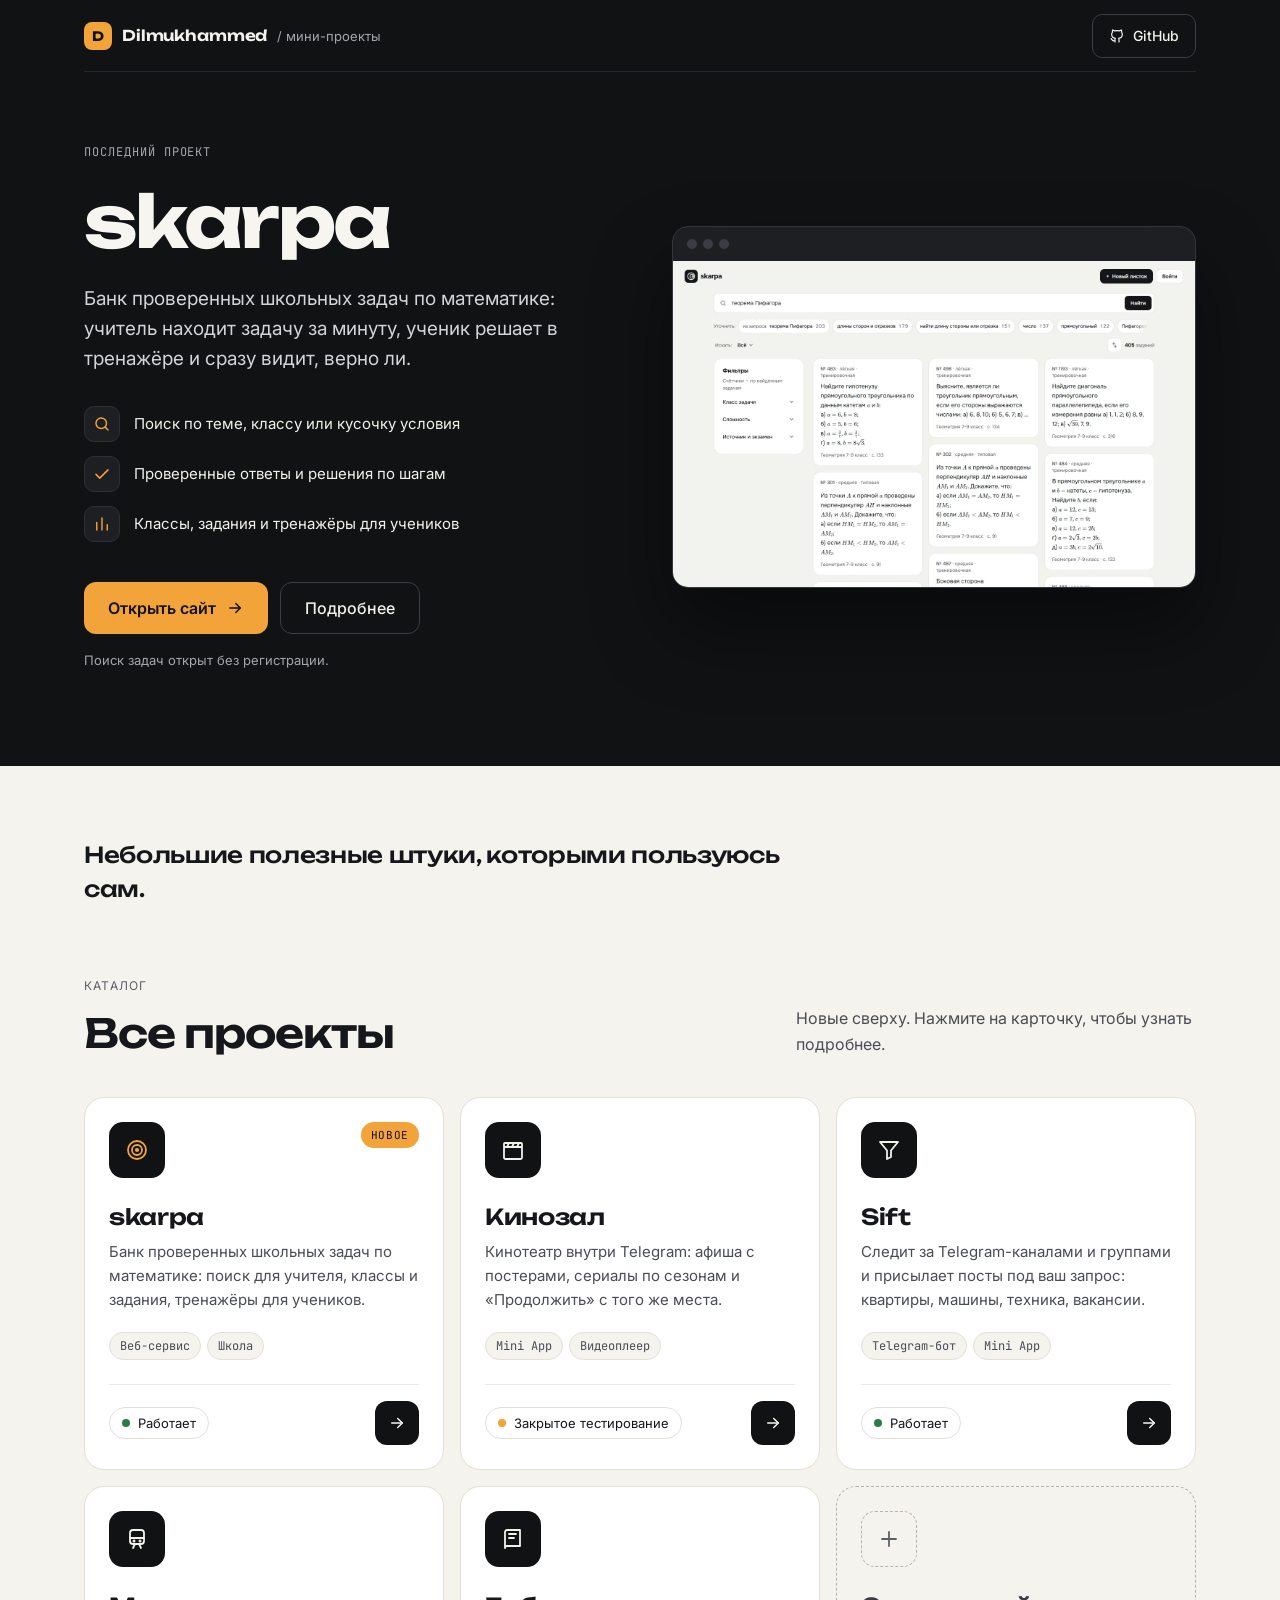
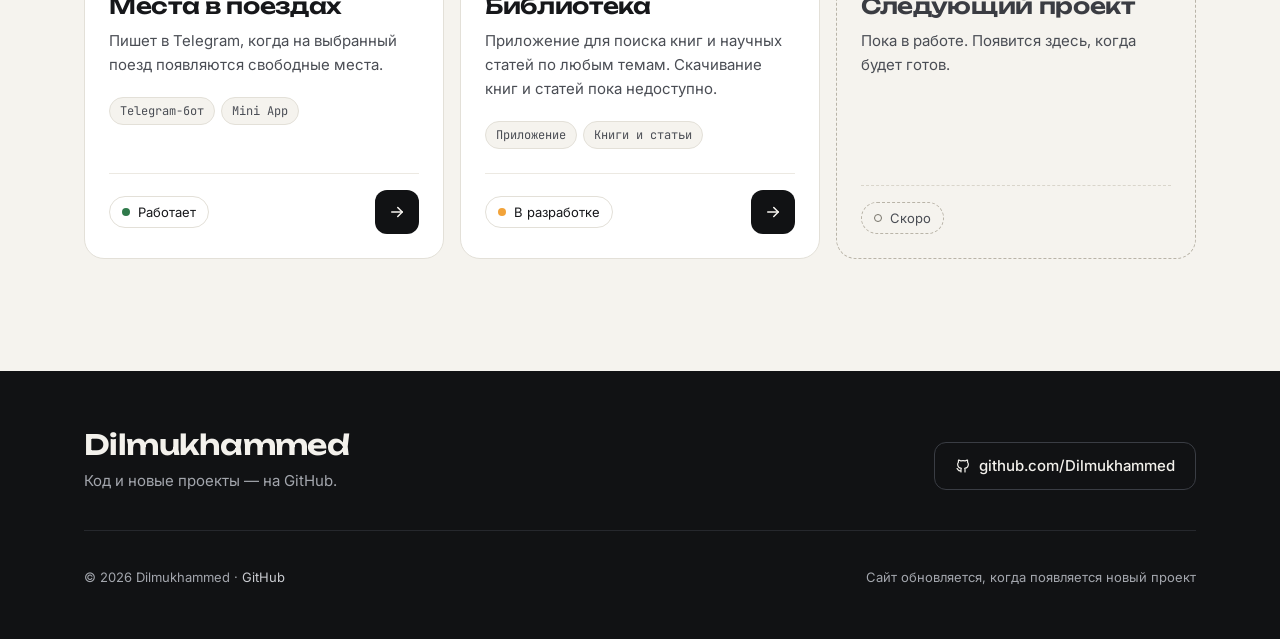
<file: index.html>
<!doctype html>
<html lang="ru">
<head>
<meta charset="utf-8">
<meta name="viewport" content="width=device-width, initial-scale=1">
<title>Dilmukhammed — проекты</title>
<meta name="description" content="Небольшие проекты Dilmukhammed: skarpa — банк проверенных школьных задач по математике с кабинетами учителя и ученика, Telegram Mini App «Кинозал» — кинотеатр с афишей и сериалами внутри Telegram, бот Sift, который присылает посты из Telegram-каналов под ваш запрос, бот «Места в поездах» для поездов Узбекистана и приложение «Библиотека» для поиска книг и статей.">
<meta name="theme-color" content="#111214">
<meta property="og:type" content="website">
<meta property="og:title" content="Dilmukhammed — проекты">
<meta property="og:description" content="Небольшие полезные штуки: банк школьных задач skarpa, Mini App «Кинозал», бот Sift, бот «Места в поездах» и приложение «Библиотека».">
<meta property="og:url" content="https://dilmukhammed.github.io/">
<meta property="og:locale" content="ru_RU">
<link rel="canonical" href="https://dilmukhammed.github.io/">
<link rel="icon" href="assets/favicon.svg" type="image/svg+xml">
<link rel="preconnect" href="https://fonts.googleapis.com">
<link rel="preconnect" href="https://fonts.gstatic.com" crossorigin>
<link href="https://fonts.googleapis.com/css2?family=Unbounded:wght@500;600;700&amp;family=Inter:wght@400;500;600&amp;family=JetBrains+Mono:wght@500&amp;display=swap" rel="stylesheet">
<link rel="stylesheet" href="assets/style.css">
</head>
<body>
<a class="skip-link" href="#main">К содержимому</a>

<header class="site-header dark">
  <div class="wrap">
    <div class="bar">
      <a class="brand" href="index.html" aria-label="Dilmukhammed — на главную">
        <span class="brand-mark" aria-hidden="true">D</span>
        <span class="brand-name">Dilmukhammed</span>
        <span class="brand-sub">/ мини-проекты</span>
      </a>
      <a class="btn btn-ghost btn-sm icon-sm" href="https://github.com/Dilmukhammed" target="_blank" rel="noopener" aria-label="GitHub: Dilmukhammed">
        <svg aria-hidden="true" width="16" height="16" viewBox="0 0 24 24" fill="none" stroke="currentColor" stroke-width="1.8" stroke-linecap="round" stroke-linejoin="round"><path d="M9 19c-4.3 1.4-4.3-2.5-6-3m12 5v-3.5c0-1 .1-1.4-.5-2 2.8-.3 5.5-1.4 5.5-6a4.6 4.6 0 0 0-1.3-3.2 4.2 4.2 0 0 0-.1-3.2s-1.1-.3-3.5 1.3a12.3 12.3 0 0 0-6.2 0C6.5 2.8 5.4 3.1 5.4 3.1a4.2 4.2 0 0 0-.1 3.2A4.6 4.6 0 0 0 4 9.5c0 4.6 2.7 5.7 5.5 6-.6.6-.6 1.2-.5 2V21"/></svg>
        <span class="hide-sm">GitHub</span>
      </a>
    </div>
  </div>
</header>

<main id="main">
<div class="dark">
  <section class="hero wrap" aria-labelledby="hero-title">
    <div class="hero-grid wide-min">
      <div>
        <div class="hero-meta tight">
          <span class="kicker-mono">Последний проект</span>
        </div>

        <h1 class="hero-title" id="hero-title">skarpa</h1>

        <p class="lead">Банк проверенных школьных задач по математике: учитель находит задачу за минуту, ученик решает в тренажёре и сразу видит, верно ли.</p>

        <ul class="ticks">
          <li>
            <span class="tick-icon" aria-hidden="true"><svg width="18" height="18" viewBox="0 0 24 24" fill="none" stroke="currentColor" stroke-width="1.9" stroke-linecap="round" stroke-linejoin="round"><circle cx="11" cy="11" r="7"/><path d="m20 20-3.5-3.5"/></svg></span>
            Поиск по теме, классу или кусочку условия
          </li>
          <li>
            <span class="tick-icon" aria-hidden="true"><svg width="18" height="18" viewBox="0 0 24 24" fill="none" stroke="currentColor" stroke-width="1.9" stroke-linecap="round" stroke-linejoin="round"><path d="M4 12.5 9 17.5 20 6.5"/></svg></span>
            Проверенные ответы и решения по шагам
          </li>
          <li>
            <span class="tick-icon" aria-hidden="true"><svg width="18" height="18" viewBox="0 0 24 24" fill="none" stroke="currentColor" stroke-width="1.9" stroke-linecap="round" stroke-linejoin="round"><path d="M5 20V10"/><path d="M12 20V4"/><path d="M19 20v-7"/></svg></span>
            Классы, задания и тренажёры для учеников
          </li>
        </ul>

        <div class="actions">
          <a class="btn btn-primary" href="https://skarpa.tech" target="_blank" rel="noopener">
            Открыть сайт
            <svg aria-hidden="true" width="18" height="18" viewBox="0 0 24 24" fill="none" stroke="currentColor" stroke-width="2" stroke-linecap="round" stroke-linejoin="round"><path d="M5 12h14"/><path d="m13 6 6 6-6 6"/></svg>
          </a>
          <a class="btn btn-ghost" href="skarpa/index.html">Подробнее</a>
        </div>
        <p class="hero-note">Поиск задач открыт без регистрации.</p>
      </div>

      <div class="browser-wrap">
        <div class="browser">
          <div class="browser-bar" aria-hidden="true"><i></i><i></i><i></i></div>
          <img src="skarpa/shots/search.webp" width="1440" height="900" alt="Поиск skarpa по запросу «теорема Пифагора»: 405 заданий, подсказки для уточнения, фильтры и карточки задач с условиями и формулами.">
        </div>
      </div>
    </div>
  </section>
</div>

  <section class="wrap" style="padding-top:72px" aria-label="О сайте">
    <p class="intro">Небольшие полезные штуки, которыми пользуюсь сам.</p>
  </section>

  <section id="projects" class="wrap section end" style="padding-top:72px" aria-labelledby="projects-title">
    <div class="section-head">
      <div>
        <div class="kicker">Каталог</div>
        <h2 class="h2" id="projects-title">Все проекты</h2>
      </div>
      <p>Новые сверху. Нажмите на карточку, чтобы узнать подробнее.</p>
    </div>

    <div class="grid">
      <a class="card" href="skarpa/index.html">
        <div class="card-top">
          <span class="tile-icon accent" aria-hidden="true"><svg width="24" height="24" viewBox="0 0 24 24" fill="none" stroke="currentColor" stroke-width="1.8" stroke-linecap="round" stroke-linejoin="round"><circle cx="12" cy="12" r="9"/><circle cx="12" cy="12" r="5"/><circle cx="12" cy="12" r="1.2" fill="currentColor"/></svg></span>
          <span class="badge-new">новое</span>
        </div>
        <h3>skarpa</h3>
        <p>Банк проверенных школьных задач по математике: поиск для учителя, классы и задания, тренажёры для учеников.</p>
        <div class="tags"><span class="tag">Веб-сервис</span><span class="tag">Школа</span></div>
        <div class="card-foot">
          <span class="status"><span class="dot dot-ok-ink" aria-hidden="true"></span>Работает</span>
          <span class="go" aria-hidden="true"><svg width="18" height="18" viewBox="0 0 24 24" fill="none" stroke="currentColor" stroke-width="2" stroke-linecap="round" stroke-linejoin="round"><path d="M5 12h14"/><path d="m13 6 6 6-6 6"/></svg></span>
        </div>
      </a>

      <a class="card" href="kinozal/index.html">
        <div class="card-top">
          <span class="tile-icon" aria-hidden="true"><svg width="24" height="24" viewBox="0 0 24 24" fill="none" stroke="currentColor" stroke-width="1.8" stroke-linecap="round" stroke-linejoin="round"><rect x="3" y="9" width="18" height="12" rx="1.5"/><path d="M3 9V6a1 1 0 0 1 1-1h16a1 1 0 0 1 1 1v3"/><path d="m8 5-2 4"/><path d="m13 5-2 4"/><path d="m18 5-2 4"/></svg></span>
        </div>
        <h3>Кинозал</h3>
        <p>Кинотеатр внутри Telegram: афиша с постерами, сериалы по сезонам и «Продолжить» с того же места.</p>
        <div class="tags"><span class="tag">Mini App</span><span class="tag">Видеоплеер</span></div>
        <div class="card-foot">
          <span class="status"><span class="dot dot-accent" aria-hidden="true"></span>Закрытое тестирование</span>
          <span class="go" aria-hidden="true"><svg width="18" height="18" viewBox="0 0 24 24" fill="none" stroke="currentColor" stroke-width="2" stroke-linecap="round" stroke-linejoin="round"><path d="M5 12h14"/><path d="m13 6 6 6-6 6"/></svg></span>
        </div>
      </a>

      <a class="card" href="sift/index.html">
        <div class="card-top">
          <span class="tile-icon" aria-hidden="true"><svg width="24" height="24" viewBox="0 0 24 24" fill="none" stroke="currentColor" stroke-width="1.8" stroke-linecap="round" stroke-linejoin="round"><path d="M3 4h18l-7 8.5V19l-4 2v-8.5z"/></svg></span>
        </div>
        <h3>Sift</h3>
        <p>Следит за Telegram-каналами и группами и присылает посты под ваш запрос: квартиры, машины, техника, вакансии.</p>
        <div class="tags"><span class="tag">Telegram-бот</span><span class="tag">Mini App</span></div>
        <div class="card-foot">
          <span class="status"><span class="dot dot-ok-ink" aria-hidden="true"></span>Работает</span>
          <span class="go" aria-hidden="true"><svg width="18" height="18" viewBox="0 0 24 24" fill="none" stroke="currentColor" stroke-width="2" stroke-linecap="round" stroke-linejoin="round"><path d="M5 12h14"/><path d="m13 6 6 6-6 6"/></svg></span>
        </div>
      </a>

      <a class="card" href="trains/index.html">
        <div class="card-top">
          <span class="tile-icon" aria-hidden="true"><svg width="24" height="24" viewBox="0 0 24 24" fill="none" stroke="currentColor" stroke-width="1.8" stroke-linecap="round" stroke-linejoin="round"><rect x="5" y="3" width="14" height="14" rx="3"/><path d="M5 11h14"/><path d="m8 21 2-4"/><path d="m16 21-2-4"/><circle cx="9" cy="14" r=".6"/><circle cx="15" cy="14" r=".6"/></svg></span>
        </div>
        <h3>Места в поездах</h3>
        <p>Пишет в Telegram, когда на выбранный поезд появляются свободные места.</p>
        <div class="tags"><span class="tag">Telegram-бот</span><span class="tag">Mini App</span></div>
        <div class="card-foot">
          <span class="status"><span class="dot dot-ok-ink" aria-hidden="true"></span>Работает</span>
          <span class="go" aria-hidden="true"><svg width="18" height="18" viewBox="0 0 24 24" fill="none" stroke="currentColor" stroke-width="2" stroke-linecap="round" stroke-linejoin="round"><path d="M5 12h14"/><path d="m13 6 6 6-6 6"/></svg></span>
        </div>
      </a>

      <a class="card" href="library/index.html">
        <div class="card-top">
          <span class="tile-icon" aria-hidden="true"><svg width="24" height="24" viewBox="0 0 24 24" fill="none" stroke="currentColor" stroke-width="1.8" stroke-linecap="round" stroke-linejoin="round"><path d="M4 19.5V5a2 2 0 0 1 2-2h13v16H6a2 2 0 0 0-2 2z"/><path d="M8 7h7"/><path d="M8 11h5"/></svg></span>
        </div>
        <h3>Библиотека</h3>
        <p>Приложение для поиска книг и научных статей по любым темам. Скачивание книг и статей пока недоступно.</p>
        <div class="tags"><span class="tag">Приложение</span><span class="tag">Книги и статьи</span></div>
        <div class="card-foot">
          <span class="status"><span class="dot dot-accent" aria-hidden="true"></span>В разработке</span>
          <span class="go" aria-hidden="true"><svg width="18" height="18" viewBox="0 0 24 24" fill="none" stroke="currentColor" stroke-width="2" stroke-linecap="round" stroke-linejoin="round"><path d="M5 12h14"/><path d="m13 6 6 6-6 6"/></svg></span>
        </div>
      </a>

      <div class="card soon">
        <div class="card-top">
          <span class="tile-icon dashed" aria-hidden="true"><svg width="24" height="24" viewBox="0 0 24 24" fill="none" stroke="currentColor" stroke-width="1.8" stroke-linecap="round" stroke-linejoin="round"><path d="M12 5v14"/><path d="M5 12h14"/></svg></span>
        </div>
        <h3>Следующий проект</h3>
        <p>Пока в работе. Появится здесь, когда будет готов.</p>
        <div class="card-foot">
          <span class="status dashed"><span class="dot dot-ring" aria-hidden="true"></span>Скоро</span>
        </div>
      </div>
    </div>
  </section>
</main>

<footer class="site-footer">
  <div class="wrap">
    <div class="foot-top">
      <div>
        <div class="foot-name">Dilmukhammed</div>
        <div class="foot-sub">Код и новые проекты — на GitHub.</div>
      </div>
      <div class="actions">
        <a class="btn btn-ghost btn-md" href="https://github.com/Dilmukhammed" target="_blank" rel="noopener">
          <svg aria-hidden="true" width="16" height="16" viewBox="0 0 24 24" fill="none" stroke="currentColor" stroke-width="1.8" stroke-linecap="round" stroke-linejoin="round"><path d="M9 19c-4.3 1.4-4.3-2.5-6-3m12 5v-3.5c0-1 .1-1.4-.5-2 2.8-.3 5.5-1.4 5.5-6a4.6 4.6 0 0 0-1.3-3.2 4.2 4.2 0 0 0-.1-3.2s-1.1-.3-3.5 1.3a12.3 12.3 0 0 0-6.2 0C6.5 2.8 5.4 3.1 5.4 3.1a4.2 4.2 0 0 0-.1 3.2A4.6 4.6 0 0 0 4 9.5c0 4.6 2.7 5.7 5.5 6-.6.6-.6 1.2-.5 2V21"/></svg>
          github.com/Dilmukhammed
        </a>
      </div>
    </div>
    <div class="foot-bottom">
      <span>© 2026 Dilmukhammed · <a href="https://github.com/Dilmukhammed" target="_blank" rel="noopener">GitHub</a></span>
      <span>Сайт обновляется, когда появляется новый проект</span>
    </div>
  </div>
</footer>
</body>
</html>
</file>
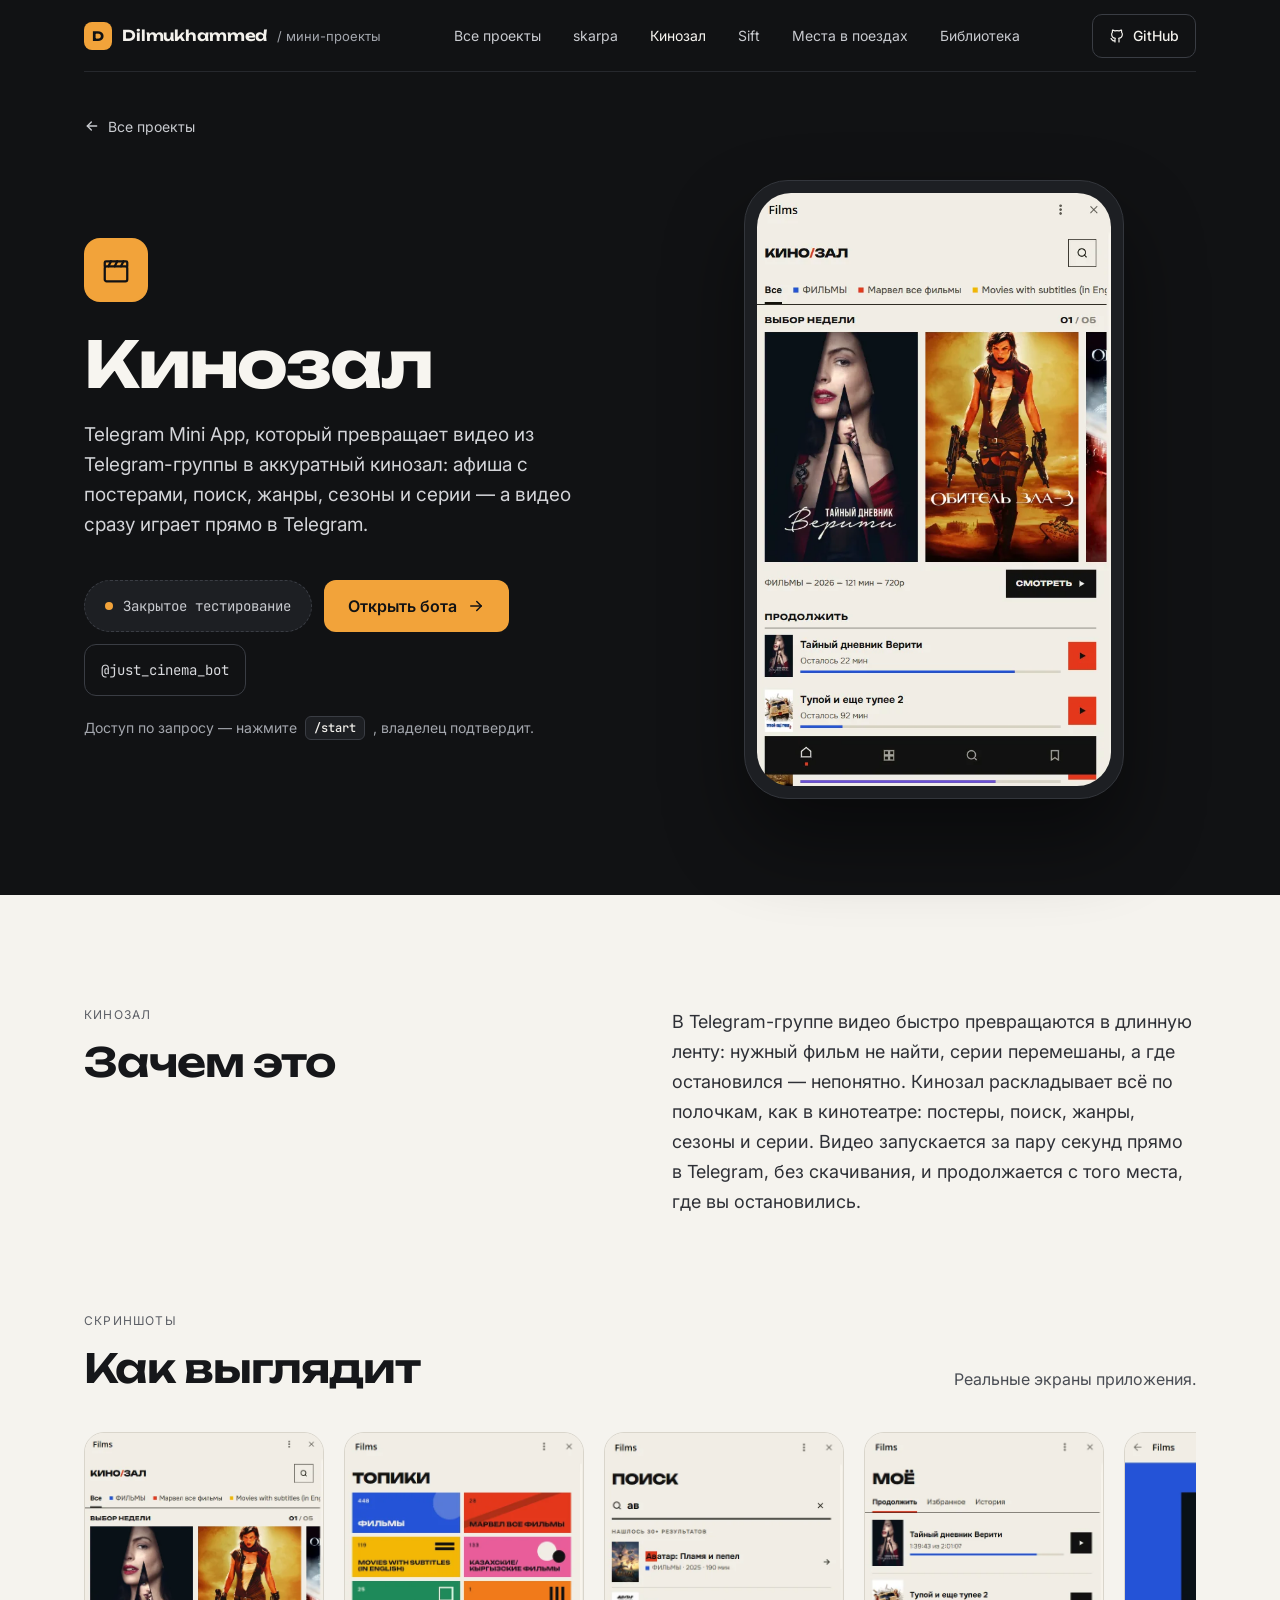
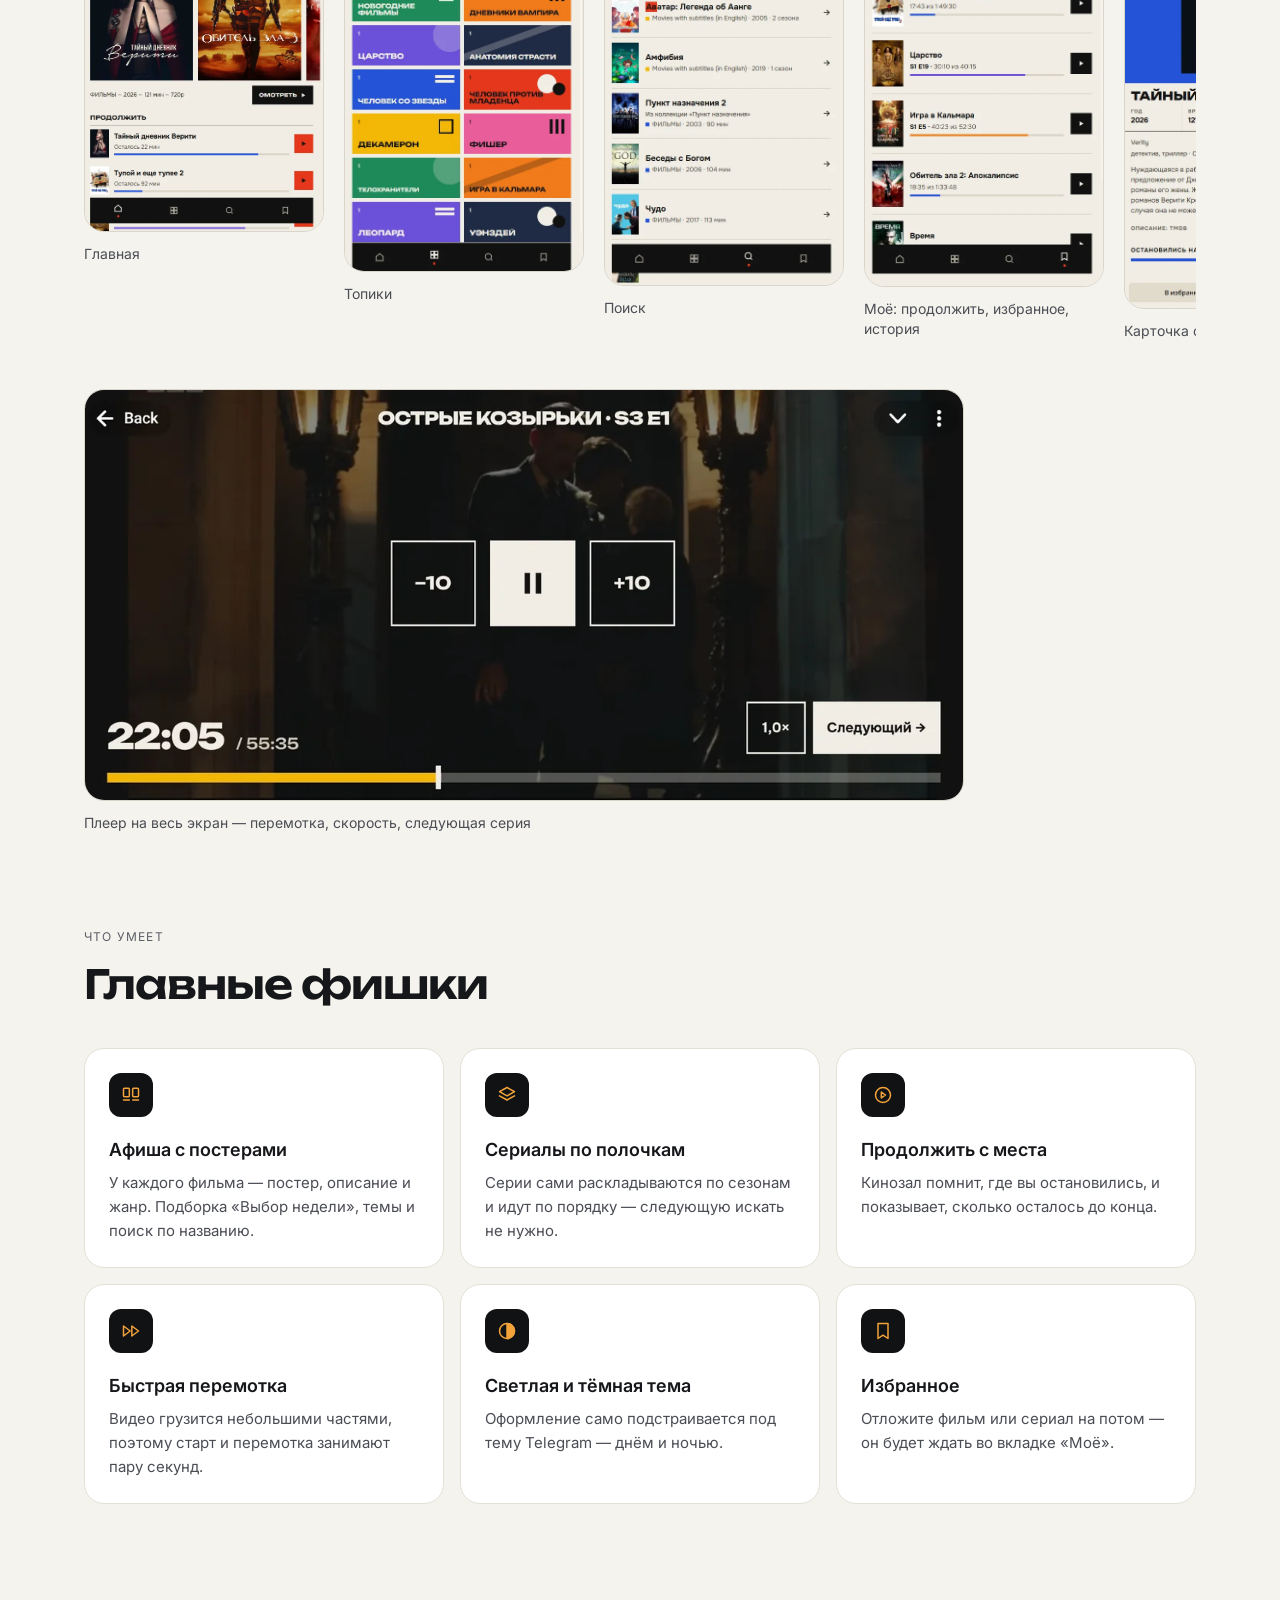
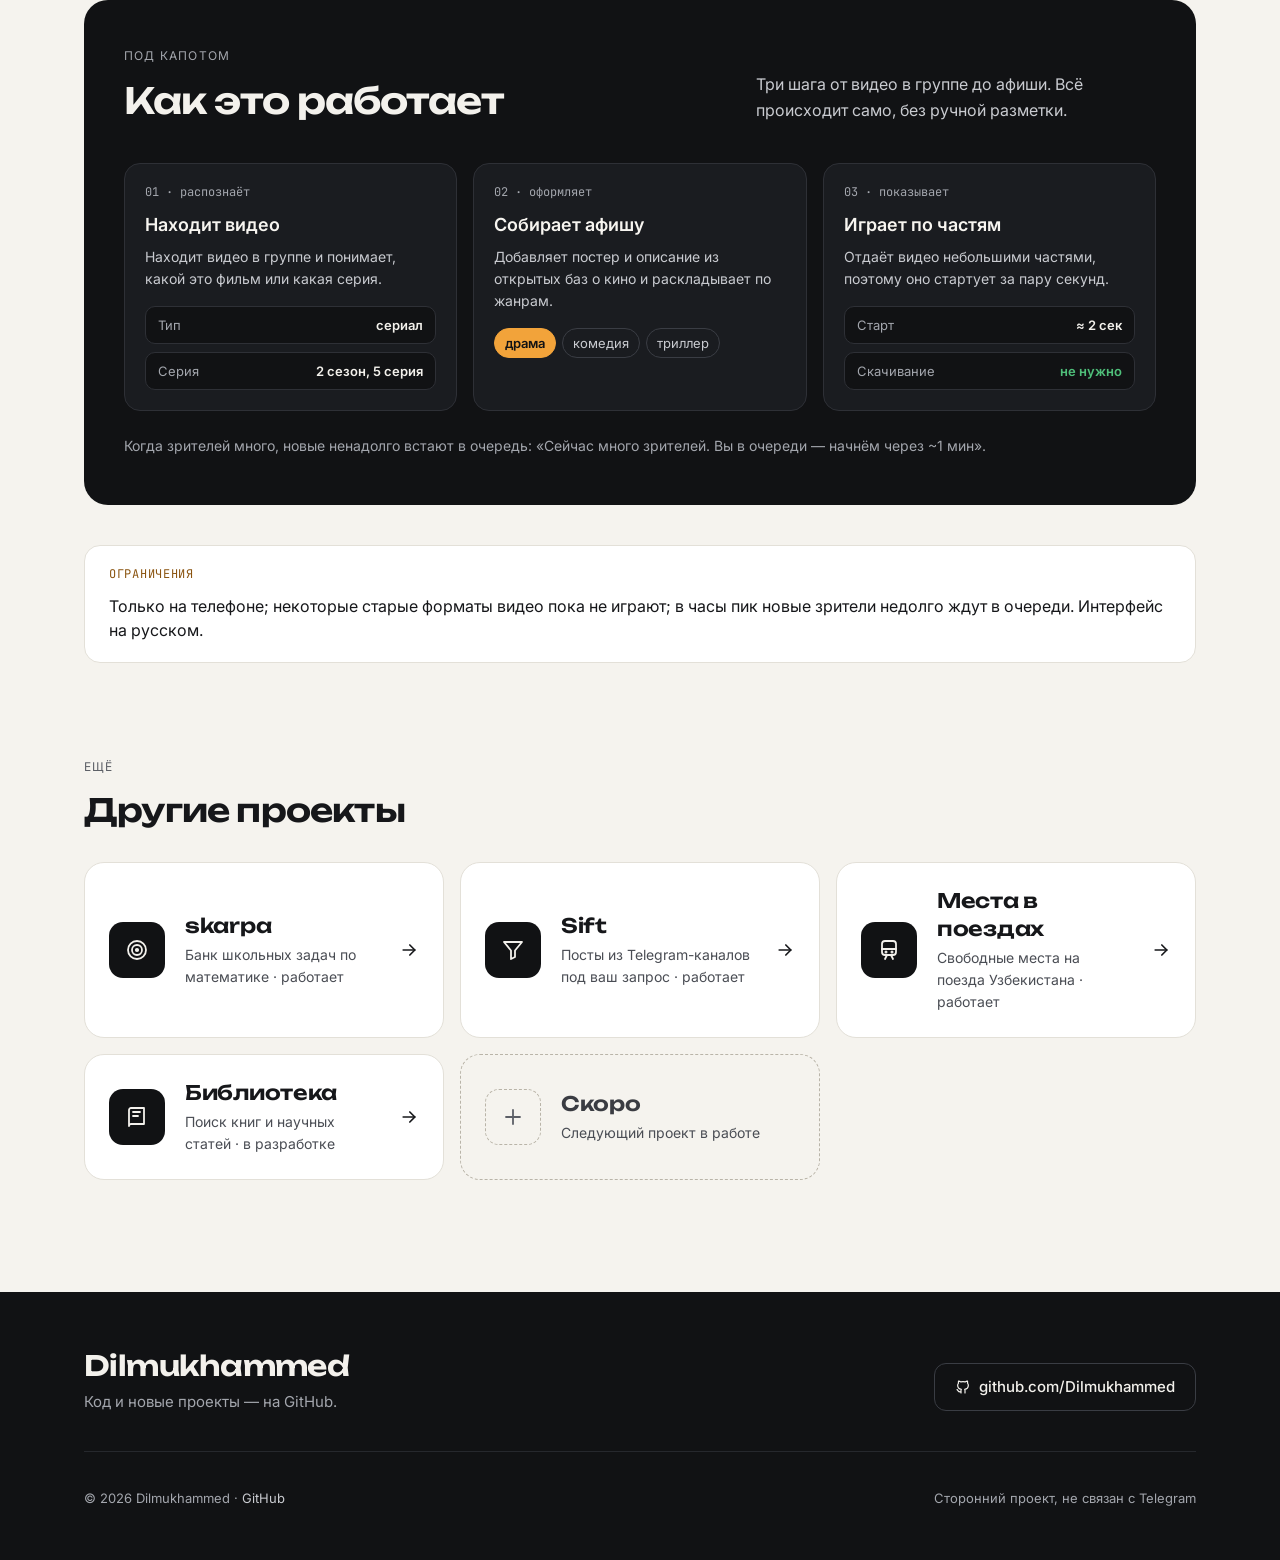
<file: kinozal/index.html>
<!doctype html>
<html lang="ru">
<head>
<meta charset="utf-8">
<meta name="viewport" content="width=device-width, initial-scale=1">
<title>Кинозал — Dilmukhammed</title>
<meta name="description" content="«Кинозал» — Telegram Mini App: видео из Telegram-группы превращаются в аккуратный кинозал с постерами, поиском, жанрами, сезонами и сериями и кнопкой «Продолжить». Пример работы, закрытое тестирование.">
<meta name="theme-color" content="#111214">
<meta property="og:type" content="website">
<meta property="og:title" content="Кинозал — Dilmukhammed">
<meta property="og:description" content="Кинотеатр внутри Telegram: афиша, сериалы по сезонам, «Продолжить» с места. Пример работы.">
<meta property="og:url" content="https://dilmukhammed.github.io/kinozal/">
<meta property="og:locale" content="ru_RU">
<link rel="canonical" href="https://dilmukhammed.github.io/kinozal/">
<link rel="icon" href="../assets/favicon.svg" type="image/svg+xml">
<link rel="preconnect" href="https://fonts.googleapis.com">
<link rel="preconnect" href="https://fonts.gstatic.com" crossorigin>
<link href="https://fonts.googleapis.com/css2?family=Unbounded:wght@500;600;700&amp;family=Inter:wght@400;500;600&amp;family=JetBrains+Mono:wght@500&amp;display=swap" rel="stylesheet">
<link rel="stylesheet" href="../assets/style.css">
</head>
<body>
<a class="skip-link" href="#main">К содержимому</a>

<header class="site-header dark">
  <div class="wrap">
    <div class="bar">
      <a class="brand" href="../index.html" aria-label="Dilmukhammed — на главную">
        <span class="brand-mark" aria-hidden="true">D</span>
        <span class="brand-name">Dilmukhammed</span>
        <span class="brand-sub">/ мини-проекты</span>
      </a>
      <nav class="nav-links" aria-label="Проекты">
        <a href="../index.html">Все проекты</a>
        <a href="../skarpa/index.html">skarpa</a>
        <a href="index.html" aria-current="page">Кинозал</a>
        <a href="../sift/index.html">Sift</a>
        <a href="../trains/index.html">Места в поездах</a>
        <a href="../library/index.html">Библиотека</a>
      </nav>
      <a class="btn btn-ghost btn-sm icon-sm" href="https://github.com/Dilmukhammed" target="_blank" rel="noopener" aria-label="GitHub: Dilmukhammed">
        <svg aria-hidden="true" width="16" height="16" viewBox="0 0 24 24" fill="none" stroke="currentColor" stroke-width="1.8" stroke-linecap="round" stroke-linejoin="round"><path d="M9 19c-4.3 1.4-4.3-2.5-6-3m12 5v-3.5c0-1 .1-1.4-.5-2 2.8-.3 5.5-1.4 5.5-6a4.6 4.6 0 0 0-1.3-3.2 4.2 4.2 0 0 0-.1-3.2s-1.1-.3-3.5 1.3a12.3 12.3 0 0 0-6.2 0C6.5 2.8 5.4 3.1 5.4 3.1a4.2 4.2 0 0 0-.1 3.2A4.6 4.6 0 0 0 4 9.5c0 4.6 2.7 5.7 5.5 6-.6.6-.6 1.2-.5 2V21"/></svg>
        <span class="hide-sm">GitHub</span>
      </a>
    </div>
  </div>
</header>

<main id="main">
<div class="dark">
  <section class="hero project wrap" aria-labelledby="page-title">
    <a class="back-link" href="../index.html">
      <svg aria-hidden="true" width="16" height="16" viewBox="0 0 24 24" fill="none" stroke="currentColor" stroke-width="2" stroke-linecap="round" stroke-linejoin="round"><path d="M19 12H5"/><path d="m11 18-6-6 6-6"/></svg>
      Все проекты
    </a>

    <div class="hero-grid">
      <div>
        <div class="hero-meta">
          <span class="project-icon" aria-hidden="true"><svg width="30" height="30" viewBox="0 0 24 24" fill="none" stroke="currentColor" stroke-width="1.8" stroke-linecap="round" stroke-linejoin="round"><rect x="3" y="9" width="18" height="12" rx="1.5"/><path d="M3 9V6a1 1 0 0 1 1-1h16a1 1 0 0 1 1 1v3"/><path d="m8 5-2 4"/><path d="m13 5-2 4"/><path d="m18 5-2 4"/></svg></span>
        </div>

        <h1 class="hero-title md" id="page-title">Кинозал</h1>

        <p class="lead spaced">Telegram Mini App, который превращает видео из Telegram-группы в аккуратный кинозал: афиша с постерами, поиск, жанры, сезоны и серии — а видео сразу играет прямо в Telegram.</p>

        <div class="actions">
          <span class="status-badge"><span class="dot dot-accent" aria-hidden="true"></span>Закрытое тестирование</span>
          <a class="btn btn-primary" href="https://t.me/just_cinema_bot" target="_blank" rel="noopener">
            Открыть бота
            <svg aria-hidden="true" width="18" height="18" viewBox="0 0 24 24" fill="none" stroke="currentColor" stroke-width="2" stroke-linecap="round" stroke-linejoin="round"><path d="M5 12h14"/><path d="m13 6 6 6-6 6"/></svg>
          </a>
          <span class="handle">@just_cinema_bot</span>
        </div>

        <p class="hero-note lg flex">Доступ по запросу — нажмите <kbd>/start</kbd>, владелец подтвердит.</p>
      </div>

      <div class="phone-wrap">
        <div class="phone">
          <div class="screen kz-shot"><img src="shots/home.webp" width="555" height="929" alt="Главный экран Кинозала: надпись «КИНО/ЗАЛ», ряд тем, «Выбор недели» с постерами и раздел «Продолжить» с полосками прогресса, внизу меню."></div>
        </div>
      </div>
    </div>
  </section>
</div>

<section class="wrap section lg" aria-labelledby="why-title">
  <div class="why-grid">
    <div>
      <div class="kicker">Кинозал</div>
      <h2 class="h2" id="why-title">Зачем это</h2>
    </div>
    <p>В Telegram-группе видео быстро превращаются в длинную ленту: нужный фильм не найти, серии перемешаны, а где остановился — непонятно. Кинозал раскладывает всё по полочкам, как в кинотеатре: постеры, поиск, жанры, сезоны и серии. Видео запускается за пару секунд прямо в Telegram, без скачивания, и продолжается с того места, где вы остановились.</p>
  </div>
</section>

<section class="wrap section" aria-labelledby="shots-title">
  <div class="section-head">
    <div>
      <div class="kicker">Скриншоты</div>
      <h2 class="h2" id="shots-title">Как выглядит</h2>
    </div>
    <p>Реальные экраны приложения.</p>
  </div>

  <ul class="shots">
    <li class="shot"><figure><img src="shots/home.webp" width="555" height="929" alt="Экран «Главная»" loading="lazy"><figcaption>Главная</figcaption></figure></li>
    <li class="shot"><figure><img src="shots/topics.webp" width="495" height="912" alt="Экран «Топики»" loading="lazy"><figcaption>Топики</figcaption></figure></li>
    <li class="shot"><figure><img src="shots/search.webp" width="494" height="940" alt="Экран «Поиск»" loading="lazy"><figcaption>Поиск</figcaption></figure></li>
    <li class="shot"><figure><img src="shots/my.webp" width="493" height="940" alt="Экран «Моё: продолжить, избранное, история»" loading="lazy"><figcaption>Моё: продолжить, избранное, история</figcaption></figure></li>
    <li class="shot"><figure><img src="shots/title.webp" width="489" height="976" alt="Экран «Карточка фильма»" loading="lazy"><figcaption>Карточка фильма</figcaption></figure></li>
    <li class="shot"><figure><img src="shots/series.webp" width="493" height="985" alt="Экран «Сезоны и серии»" loading="lazy"><figcaption>Сезоны и серии</figcaption></figure></li>
    <li class="shot"><figure><img src="shots/player.webp" width="492" height="945" alt="Экран «Плеер»" loading="lazy"><figcaption>Плеер</figcaption></figure></li>
  </ul>

  <figure class="shot-wide">
    <img src="shots/player-wide.webp" width="1140" height="532" alt="Плеер на весь экран: перемотка на 10 секунд, пауза, скорость 1,0×, кнопка «Следующий» и полоса прогресса." loading="lazy">
    <figcaption>Плеер на весь экран — перемотка, скорость, следующая серия</figcaption>
  </figure>
</section>

<section class="wrap section" aria-labelledby="features-title">
  <div class="section-head">
    <div>
      <div class="kicker">Что умеет</div>
      <h2 class="h2" id="features-title">Главные фишки</h2>
    </div>
  </div>

  <ul class="grid">
    <li class="feature">
      <span class="feature-icon" aria-hidden="true"><svg width="20" height="20" viewBox="0 0 24 24" fill="none" stroke="currentColor" stroke-width="1.8" stroke-linecap="round" stroke-linejoin="round"><rect x="3" y="4" width="7" height="10" rx="1"/><rect x="14" y="4" width="7" height="10" rx="1"/><path d="M3 18h7"/><path d="M14 18h7"/></svg></span>
      <h3>Афиша с постерами</h3>
      <p>У каждого фильма — постер, описание и жанр. Подборка «Выбор недели», темы и поиск по названию.</p>
    </li>
    <li class="feature">
      <span class="feature-icon" aria-hidden="true"><svg width="20" height="20" viewBox="0 0 24 24" fill="none" stroke="currentColor" stroke-width="1.8" stroke-linecap="round" stroke-linejoin="round"><path d="m12 3 9 5-9 5-9-5z"/><path d="m3 13 9 5 9-5"/></svg></span>
      <h3>Сериалы по полочкам</h3>
      <p>Серии сами раскладываются по сезонам и идут по порядку — следующую искать не нужно.</p>
    </li>
    <li class="feature">
      <span class="feature-icon" aria-hidden="true"><svg width="20" height="20" viewBox="0 0 24 24" fill="none" stroke="currentColor" stroke-width="1.8" stroke-linecap="round" stroke-linejoin="round"><circle cx="12" cy="12" r="9"/><path d="m10 8.5 5 3.5-5 3.5z"/></svg></span>
      <h3>Продолжить с места</h3>
      <p>Кинозал помнит, где вы остановились, и показывает, сколько осталось до конца.</p>
    </li>
    <li class="feature">
      <span class="feature-icon" aria-hidden="true"><svg width="20" height="20" viewBox="0 0 24 24" fill="none" stroke="currentColor" stroke-width="1.8" stroke-linecap="round" stroke-linejoin="round"><path d="m3 6 8 6-8 6z"/><path d="m13 6 8 6-8 6z"/></svg></span>
      <h3>Быстрая перемотка</h3>
      <p>Видео грузится небольшими частями, поэтому старт и перемотка занимают пару секунд.</p>
    </li>
    <li class="feature">
      <span class="feature-icon" aria-hidden="true"><svg width="20" height="20" viewBox="0 0 24 24" fill="none" stroke="currentColor" stroke-width="1.8" stroke-linecap="round" stroke-linejoin="round"><circle cx="12" cy="12" r="9"/><path d="M12 3a9 9 0 0 1 0 18z" fill="currentColor"/></svg></span>
      <h3>Светлая и тёмная тема</h3>
      <p>Оформление само подстраивается под тему Telegram — днём и ночью.</p>
    </li>
    <li class="feature">
      <span class="feature-icon" aria-hidden="true"><svg width="20" height="20" viewBox="0 0 24 24" fill="none" stroke="currentColor" stroke-width="1.8" stroke-linecap="round" stroke-linejoin="round"><path d="M6 3h12v18l-6-4-6 4z"/></svg></span>
      <h3>Избранное</h3>
      <p>Отложите фильм или сериал на потом — он будет ждать во вкладке «Моё».</p>
    </li>
  </ul>
</section>

<section class="wrap section" aria-labelledby="how-title">
  <div class="band">
    <div class="section-head">
      <div>
        <div class="kicker">Под капотом</div>
        <h2 class="h2 band-h" id="how-title">Как это работает</h2>
      </div>
      <p>Три шага от видео в группе до афиши. Всё происходит само, без ручной разметки.</p>
    </div>

    <ol class="grid steps">
      <li class="snippet">
        <div class="snippet-label">01 · распознаёт</div>
        <h3 class="step-title">Находит видео</h3>
        <p class="step-text">Находит видео в группе и понимает, какой это фильм или какая серия.</p>
        <div class="stack" aria-hidden="true">
          <div class="field"><span>Тип</span><span>сериал</span></div>
          <div class="field"><span>Серия</span><span>2 сезон, 5 серия</span></div>
        </div>
      </li>
      <li class="snippet">
        <div class="snippet-label">02 · оформляет</div>
        <h3 class="step-title">Собирает афишу</h3>
        <p class="step-text">Добавляет постер и описание из открытых баз о кино и раскладывает по жанрам.</p>
        <div class="chips" aria-hidden="true"><span class="chip on">драма</span><span class="chip">комедия</span><span class="chip">триллер</span></div>
      </li>
      <li class="snippet">
        <div class="snippet-label">03 · показывает</div>
        <h3 class="step-title">Играет по частям</h3>
        <p class="step-text">Отдаёт видео небольшими частями, поэтому оно стартует за пару секунд.</p>
        <div class="stack" aria-hidden="true">
          <div class="field"><span>Старт</span><span>≈ 2 сек</span></div>
          <div class="field"><span>Скачивание</span><span class="ok-text">не нужно</span></div>
        </div>
      </li>
    </ol>

    <p class="band-note">Когда зрителей много, новые ненадолго встают в очередь: «Сейчас много зрителей. Вы в очереди — начнём через ~1 мин».</p>
  </div>
</section>

<section class="wrap" style="padding-top:40px" aria-label="Ограничения">
  <div class="limit-strip">
    <span class="mono">Ограничения</span>
    <span>Только на телефоне; некоторые старые форматы видео пока не играют; в часы пик новые зрители недолго ждут в очереди. Интерфейс на русском.</span>
  </div>
</section>

<section class="wrap section end" aria-labelledby="other-title">
  <div class="kicker">Ещё</div>
  <h2 class="h2 sm" id="other-title" style="margin-bottom:32px">Другие проекты</h2>

  <div class="grid">
    <a class="mini" href="../skarpa/index.html">
      <span class="tile-icon" aria-hidden="true"><svg width="24" height="24" viewBox="0 0 24 24" fill="none" stroke="currentColor" stroke-width="1.8" stroke-linecap="round" stroke-linejoin="round"><circle cx="12" cy="12" r="9"/><circle cx="12" cy="12" r="5"/><circle cx="12" cy="12" r="1.2" fill="currentColor"/></svg></span>
      <div class="mini-body">
        <h3>skarpa</h3>
        <div>Банк школьных задач по математике · работает</div>
      </div>
      <svg aria-hidden="true" width="20" height="20" viewBox="0 0 24 24" fill="none" stroke="currentColor" stroke-width="2" stroke-linecap="round" stroke-linejoin="round"><path d="M5 12h14"/><path d="m13 6 6 6-6 6"/></svg>
    </a>

    <a class="mini" href="../sift/index.html">
      <span class="tile-icon" aria-hidden="true"><svg width="24" height="24" viewBox="0 0 24 24" fill="none" stroke="currentColor" stroke-width="1.8" stroke-linecap="round" stroke-linejoin="round"><path d="M3 4h18l-7 8.5V19l-4 2v-8.5z"/></svg></span>
      <div class="mini-body">
        <h3>Sift</h3>
        <div>Посты из Telegram-каналов под ваш запрос · работает</div>
      </div>
      <svg aria-hidden="true" width="20" height="20" viewBox="0 0 24 24" fill="none" stroke="currentColor" stroke-width="2" stroke-linecap="round" stroke-linejoin="round"><path d="M5 12h14"/><path d="m13 6 6 6-6 6"/></svg>
    </a>

    <a class="mini" href="../trains/index.html">
      <span class="tile-icon" aria-hidden="true"><svg width="24" height="24" viewBox="0 0 24 24" fill="none" stroke="currentColor" stroke-width="1.8" stroke-linecap="round" stroke-linejoin="round"><rect x="5" y="3" width="14" height="14" rx="3"/><path d="M5 11h14"/><path d="m8 21 2-4"/><path d="m16 21-2-4"/><circle cx="9" cy="14" r=".6"/><circle cx="15" cy="14" r=".6"/></svg></span>
      <div class="mini-body">
        <h3>Места в поездах</h3>
        <div>Свободные места на поезда Узбекистана · работает</div>
      </div>
      <svg aria-hidden="true" width="20" height="20" viewBox="0 0 24 24" fill="none" stroke="currentColor" stroke-width="2" stroke-linecap="round" stroke-linejoin="round"><path d="M5 12h14"/><path d="m13 6 6 6-6 6"/></svg>
    </a>

    <a class="mini" href="../library/index.html">
      <span class="tile-icon" aria-hidden="true"><svg width="24" height="24" viewBox="0 0 24 24" fill="none" stroke="currentColor" stroke-width="1.8" stroke-linecap="round" stroke-linejoin="round"><path d="M4 19.5V5a2 2 0 0 1 2-2h13v16H6a2 2 0 0 0-2 2z"/><path d="M8 7h7"/><path d="M8 11h5"/></svg></span>
      <div class="mini-body">
        <h3>Библиотека</h3>
        <div>Поиск книг и научных статей · в разработке</div>
      </div>
      <svg aria-hidden="true" width="20" height="20" viewBox="0 0 24 24" fill="none" stroke="currentColor" stroke-width="2" stroke-linecap="round" stroke-linejoin="round"><path d="M5 12h14"/><path d="m13 6 6 6-6 6"/></svg>
    </a>

    <div class="mini soon">
      <span class="tile-icon dashed" aria-hidden="true"><svg width="24" height="24" viewBox="0 0 24 24" fill="none" stroke="currentColor" stroke-width="1.8" stroke-linecap="round" stroke-linejoin="round"><path d="M12 5v14"/><path d="M5 12h14"/></svg></span>
      <div class="mini-body">
        <h3>Скоро</h3>
        <div>Следующий проект в работе</div>
      </div>
    </div>
  </div>
</section>
</main>

<footer class="site-footer">
  <div class="wrap">
    <div class="foot-top">
      <div>
        <div class="foot-name">Dilmukhammed</div>
        <div class="foot-sub">Код и новые проекты — на GitHub.</div>
      </div>
      <div class="actions">
        <a class="btn btn-ghost btn-md" href="https://github.com/Dilmukhammed" target="_blank" rel="noopener">
          <svg aria-hidden="true" width="16" height="16" viewBox="0 0 24 24" fill="none" stroke="currentColor" stroke-width="1.8" stroke-linecap="round" stroke-linejoin="round"><path d="M9 19c-4.3 1.4-4.3-2.5-6-3m12 5v-3.5c0-1 .1-1.4-.5-2 2.8-.3 5.5-1.4 5.5-6a4.6 4.6 0 0 0-1.3-3.2 4.2 4.2 0 0 0-.1-3.2s-1.1-.3-3.5 1.3a12.3 12.3 0 0 0-6.2 0C6.5 2.8 5.4 3.1 5.4 3.1a4.2 4.2 0 0 0-.1 3.2A4.6 4.6 0 0 0 4 9.5c0 4.6 2.7 5.7 5.5 6-.6.6-.6 1.2-.5 2V21"/></svg>
          github.com/Dilmukhammed
        </a>
      </div>
    </div>
    <div class="foot-bottom">
      <span>© 2026 Dilmukhammed · <a href="https://github.com/Dilmukhammed" target="_blank" rel="noopener">GitHub</a></span>
      <span>Сторонний проект, не связан с Telegram</span>
    </div>
  </div>
</footer>
</body>
</html>
</file>
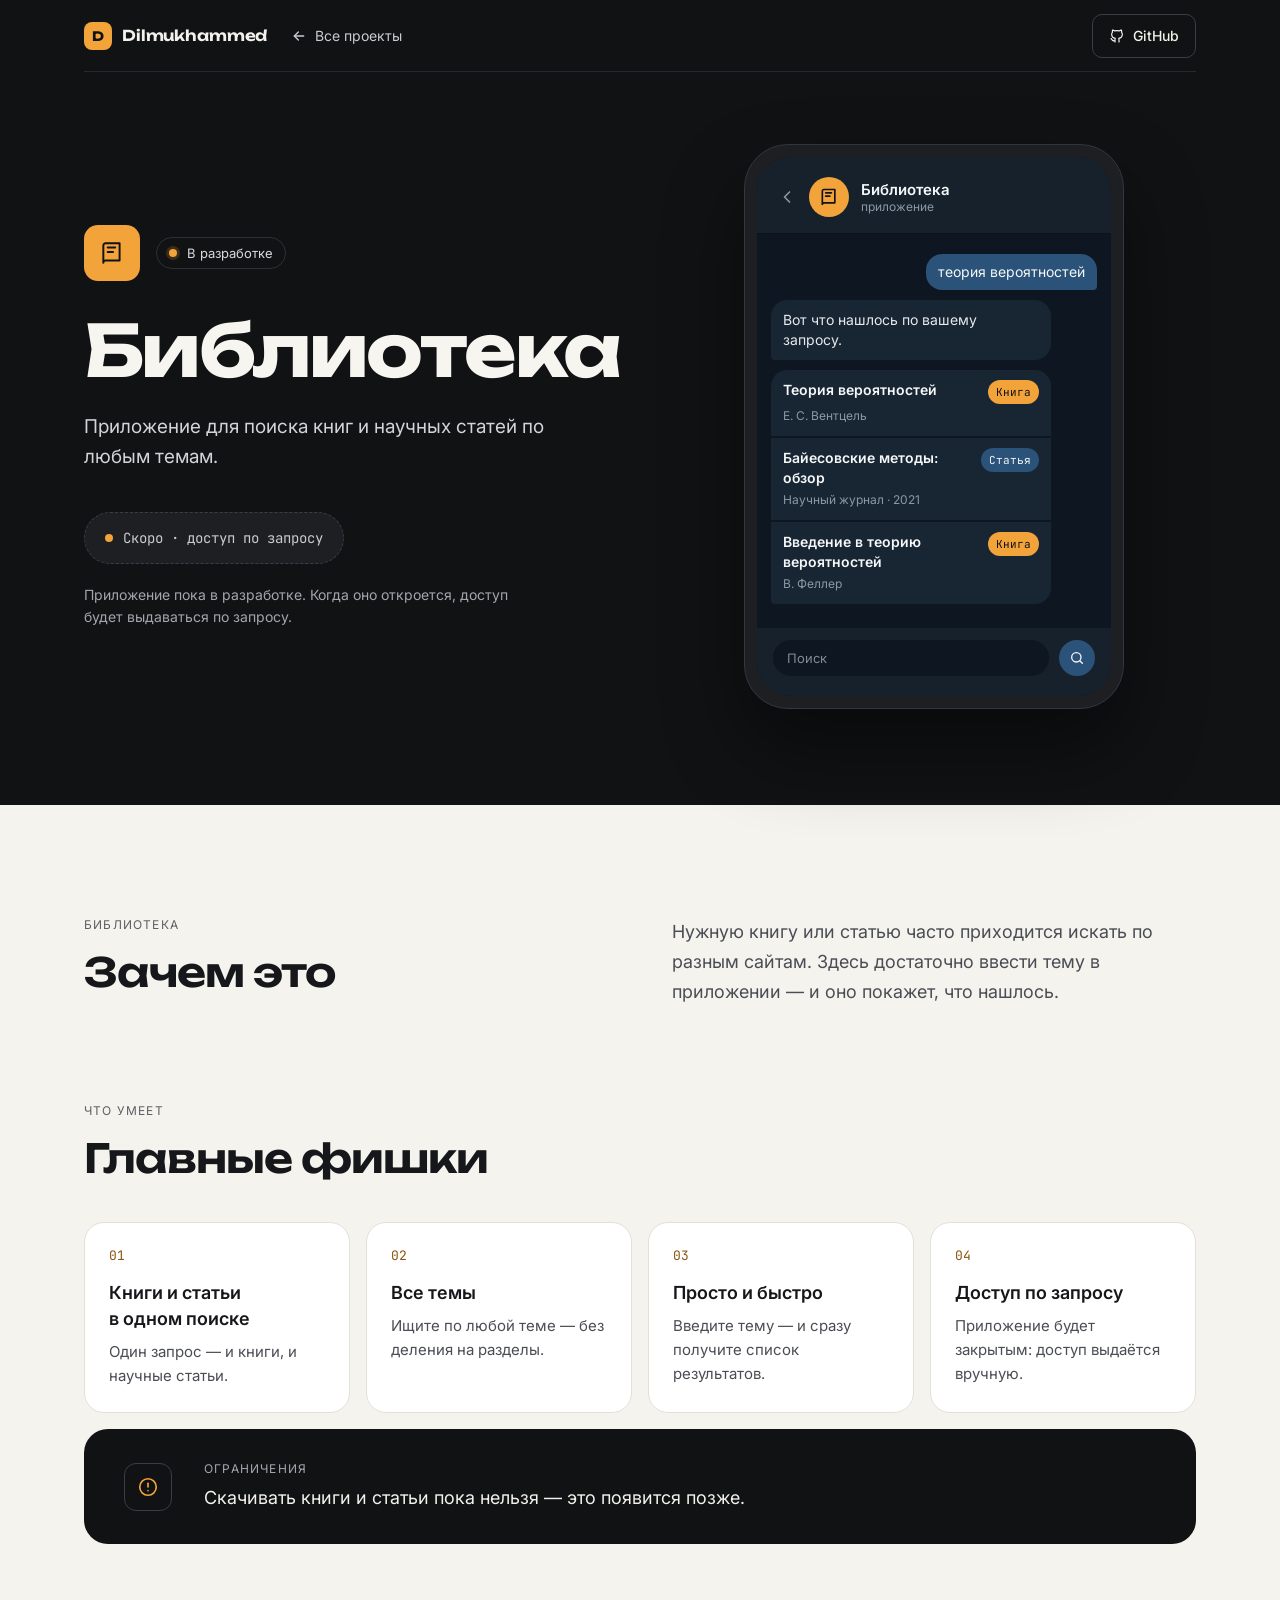
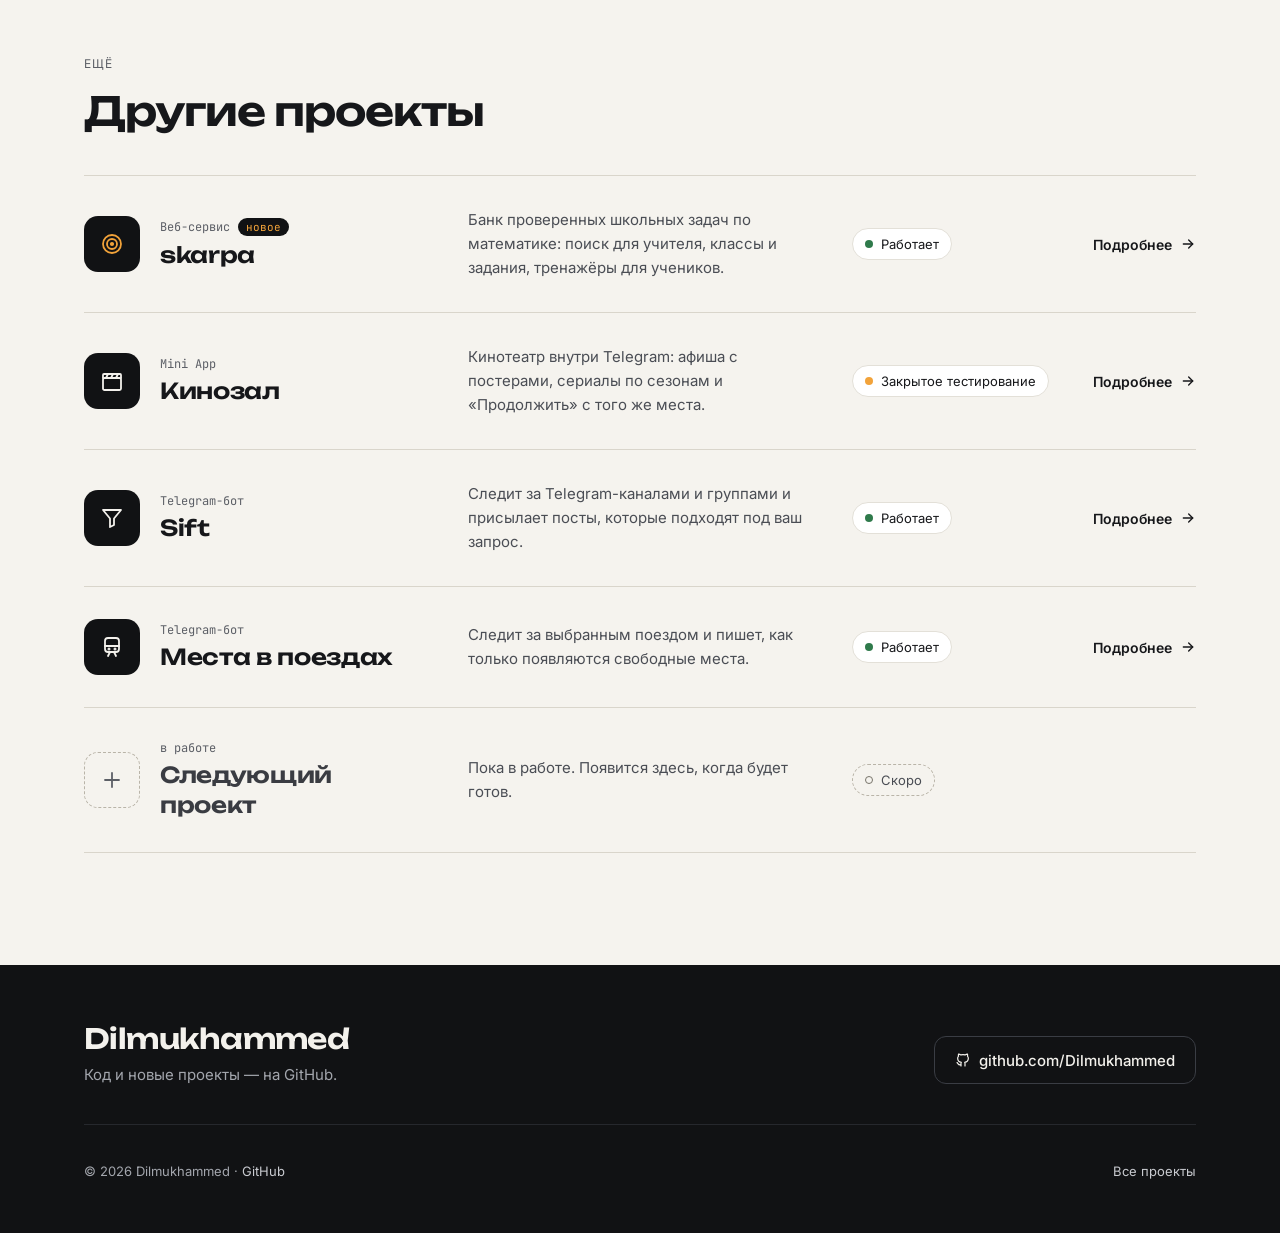
<file: library/index.html>
<!doctype html>
<html lang="ru">
<head>
<meta charset="utf-8">
<meta name="viewport" content="width=device-width, initial-scale=1">
<title>Библиотека — Dilmukhammed</title>
<meta name="description" content="«Библиотека» — приложение для поиска книг и научных статей по любым темам. Сейчас в разработке, доступ будет по запросу.">
<meta name="theme-color" content="#111214">
<meta property="og:type" content="website">
<meta property="og:title" content="Библиотека — Dilmukhammed">
<meta property="og:description" content="Приложение для поиска книг и научных статей. Скоро, доступ по запросу.">
<meta property="og:url" content="https://dilmukhammed.github.io/library/">
<meta property="og:locale" content="ru_RU">
<link rel="canonical" href="https://dilmukhammed.github.io/library/">
<link rel="icon" href="../assets/favicon.svg" type="image/svg+xml">
<link rel="preconnect" href="https://fonts.googleapis.com">
<link rel="preconnect" href="https://fonts.gstatic.com" crossorigin>
<link href="https://fonts.googleapis.com/css2?family=Unbounded:wght@500;600;700&amp;family=Inter:wght@400;500;600&amp;family=JetBrains+Mono:wght@500&amp;display=swap" rel="stylesheet">
<link rel="stylesheet" href="../assets/style.css">
</head>
<body>
<a class="skip-link" href="#main">К содержимому</a>

<header class="site-header dark">
  <div class="wrap">
    <div class="bar">
      <div class="header-left">
        <a class="brand" href="../index.html" aria-label="Dilmukhammed — на главную">
          <span class="brand-mark" aria-hidden="true">D</span>
          <span class="brand-name hide-sm">Dilmukhammed</span>
        </a>
        <a class="back-link" href="../index.html">
          <svg aria-hidden="true" width="16" height="16" viewBox="0 0 24 24" fill="none" stroke="currentColor" stroke-width="2" stroke-linecap="round" stroke-linejoin="round"><path d="M19 12H5"/><path d="m11 18-6-6 6-6"/></svg>
          Все проекты
        </a>
      </div>
      <a class="btn btn-ghost btn-sm icon-sm" href="https://github.com/Dilmukhammed" target="_blank" rel="noopener" aria-label="GitHub: Dilmukhammed">
        <svg aria-hidden="true" width="16" height="16" viewBox="0 0 24 24" fill="none" stroke="currentColor" stroke-width="1.8" stroke-linecap="round" stroke-linejoin="round"><path d="M9 19c-4.3 1.4-4.3-2.5-6-3m12 5v-3.5c0-1 .1-1.4-.5-2 2.8-.3 5.5-1.4 5.5-6a4.6 4.6 0 0 0-1.3-3.2 4.2 4.2 0 0 0-.1-3.2s-1.1-.3-3.5 1.3a12.3 12.3 0 0 0-6.2 0C6.5 2.8 5.4 3.1 5.4 3.1a4.2 4.2 0 0 0-.1 3.2A4.6 4.6 0 0 0 4 9.5c0 4.6 2.7 5.7 5.5 6-.6.6-.6 1.2-.5 2V21"/></svg>
        <span class="hide-sm">GitHub</span>
      </a>
    </div>
  </div>
</header>

<main id="main">
<div class="dark">
  <section class="hero wrap" aria-labelledby="page-title">
    <div class="hero-grid wide-min">
      <div>
        <div class="hero-meta">
          <span class="project-icon sm" aria-hidden="true"><svg width="26" height="26" viewBox="0 0 24 24" fill="none" stroke="currentColor" stroke-width="1.8" stroke-linecap="round" stroke-linejoin="round"><path d="M4 19.5V5a2 2 0 0 1 2-2h13v16H6a2 2 0 0 0-2 2z"/><path d="M8 7h7"/><path d="M8 11h5"/></svg></span>
          <span class="pill-dark"><span class="dot dot-accent glow" aria-hidden="true"></span>В разработке</span>
        </div>

        <h1 class="hero-title lib" id="page-title">Библиотека</h1>

        <p class="lead spaced">Приложение для поиска книг и научных статей по любым темам.</p>

        <div class="actions">
          <span class="status-badge"><span class="dot dot-accent" aria-hidden="true"></span>Скоро · доступ по запросу</span>
        </div>

        <p class="hero-note lg">Приложение пока в разработке. Когда оно откроется, доступ будет выдаваться по запросу.</p>
      </div>

      <div class="phone-wrap">
        <div class="phone" role="img" aria-label="Пример поиска в приложении: запрос по теме и три найденных результата — две книги и статья">
          <div class="screen">
            <div class="chat-head">
              <svg width="20" height="20" viewBox="0 0 24 24" fill="none" stroke="#8B98A5" stroke-width="2" stroke-linecap="round" stroke-linejoin="round"><path d="m15 18-6-6 6-6"/></svg>
              <div class="avatar"><svg width="20" height="20" viewBox="0 0 24 24" fill="none" stroke="#111214" stroke-width="2" stroke-linecap="round" stroke-linejoin="round"><path d="M4 19.5V5a2 2 0 0 1 2-2h13v16H6a2 2 0 0 0-2 2z"/><path d="M8 7h7"/><path d="M8 11h5"/></svg></div>
              <div><div class="chat-title">Библиотека</div><div class="chat-sub">приложение</div></div>
            </div>
            <div class="msgs">
              <div class="msg-out">теория вероятностей</div>
              <div class="msg msg-in">Вот что нашлось по вашему запросу.</div>
              <div class="results">
                <div class="result">
                  <div class="result-top"><span class="result-title">Теория вероятностей</span><span class="result-tag">Книга</span></div>
                  <div class="msg-meta">Е. С. Вентцель</div>
                </div>
                <div class="result">
                  <div class="result-top"><span class="result-title">Байесовские методы: обзор</span><span class="result-tag alt">Статья</span></div>
                  <div class="msg-meta">Научный журнал · 2021</div>
                </div>
                <div class="result">
                  <div class="result-top"><span class="result-title">Введение в теорию вероятностей</span><span class="result-tag">Книга</span></div>
                  <div class="msg-meta">В. Феллер</div>
                </div>
              </div>
            </div>
            <div class="composer">
              <div class="composer-input">Поиск</div>
              <div class="composer-btn round"><svg width="16" height="16" viewBox="0 0 24 24" fill="none" stroke="#F5F7F9" stroke-width="2" stroke-linecap="round" stroke-linejoin="round"><circle cx="11" cy="11" r="7"/><path d="m20 20-3.5-3.5"/></svg></div>
            </div>
          </div>
        </div>
      </div>
    </div>
  </section>
</div>

<section id="why" class="wrap section lg" aria-labelledby="why-title">
  <div class="why-grid">
    <div>
      <div class="kicker">Библиотека</div>
      <h2 class="h2" id="why-title">Зачем это</h2>
    </div>
    <p style="color:#4A4D54;max-width:560px">Нужную книгу или статью часто приходится искать по разным сайтам. Здесь достаточно ввести тему в приложении — и оно покажет, что нашлось.</p>
  </div>
</section>

<section id="features" class="wrap section" aria-labelledby="features-title">
  <div style="margin-bottom:40px">
    <div class="kicker">Что умеет</div>
    <h2 class="h2" id="features-title">Главные фишки</h2>
  </div>

  <ul class="grid min250">
    <li class="feature">
      <div class="feature-num" aria-hidden="true">01</div>
      <h3>Книги и статьи в одном поиске</h3>
      <p>Один запрос — и книги, и научные статьи.</p>
    </li>
    <li class="feature">
      <div class="feature-num" aria-hidden="true">02</div>
      <h3>Все темы</h3>
      <p>Ищите по любой теме — без деления на разделы.</p>
    </li>
    <li class="feature">
      <div class="feature-num" aria-hidden="true">03</div>
      <h3>Просто и быстро</h3>
      <p>Введите тему — и сразу получите список результатов.</p>
    </li>
    <li class="feature">
      <div class="feature-num" aria-hidden="true">04</div>
      <h3>Доступ по запросу</h3>
      <p>Приложение будет закрытым: доступ выдаётся вручную.</p>
    </li>
  </ul>
</section>

<section id="limits" class="wrap" style="padding-top:16px" aria-label="Ограничения">
  <div class="band limit-band">
    <span class="ico" aria-hidden="true"><svg width="22" height="22" viewBox="0 0 24 24" fill="none" stroke="currentColor" stroke-width="1.8" stroke-linecap="round" stroke-linejoin="round"><circle cx="12" cy="12" r="9"/><path d="M12 8v4"/><path d="M12 16h.01"/></svg></span>
    <div class="txt">
      <div class="kicker">Ограничения</div>
      <div class="big">Скачивать книги и статьи пока нельзя — это появится позже.</div>
    </div>
  </div>
</section>

<section id="other" class="wrap section lg end" aria-labelledby="other-title">
  <div style="margin-bottom:40px">
    <div class="kicker">Ещё</div>
    <h2 class="h2" id="other-title">Другие проекты</h2>
  </div>

  <div class="rows">
    <a class="row" href="../skarpa/index.html">
      <div class="row-id">
        <span class="tile-icon accent" aria-hidden="true"><svg width="24" height="24" viewBox="0 0 24 24" fill="none" stroke="currentColor" stroke-width="1.8" stroke-linecap="round" stroke-linejoin="round"><circle cx="12" cy="12" r="9"/><circle cx="12" cy="12" r="5"/><circle cx="12" cy="12" r="1.2" fill="currentColor"/></svg></span>
        <div>
          <div class="row-meta"><span>Веб-сервис</span><span class="new">новое</span></div>
          <h3>skarpa</h3>
        </div>
      </div>
      <div class="row-desc">Банк проверенных школьных задач по математике: поиск для учителя, классы и задания, тренажёры для учеников.</div>
      <div class="row-end">
        <span class="status"><span class="dot dot-ok-ink" aria-hidden="true"></span>Работает</span>
        <span class="more">Подробнее <svg aria-hidden="true" width="16" height="16" viewBox="0 0 24 24" fill="none" stroke="currentColor" stroke-width="2" stroke-linecap="round" stroke-linejoin="round"><path d="M5 12h14"/><path d="m13 6 6 6-6 6"/></svg></span>
      </div>
    </a>

    <a class="row" href="../kinozal/index.html">
      <div class="row-id">
        <span class="tile-icon" aria-hidden="true"><svg width="24" height="24" viewBox="0 0 24 24" fill="none" stroke="currentColor" stroke-width="1.8" stroke-linecap="round" stroke-linejoin="round"><rect x="3" y="9" width="18" height="12" rx="1.5"/><path d="M3 9V6a1 1 0 0 1 1-1h16a1 1 0 0 1 1 1v3"/><path d="m8 5-2 4"/><path d="m13 5-2 4"/><path d="m18 5-2 4"/></svg></span>
        <div>
          <div class="row-meta"><span>Mini App</span></div>
          <h3>Кинозал</h3>
        </div>
      </div>
      <div class="row-desc">Кинотеатр внутри Telegram: афиша с постерами, сериалы по сезонам и «Продолжить» с того же места.</div>
      <div class="row-end">
        <span class="status"><span class="dot dot-accent" aria-hidden="true"></span>Закрытое тестирование</span>
        <span class="more">Подробнее <svg aria-hidden="true" width="16" height="16" viewBox="0 0 24 24" fill="none" stroke="currentColor" stroke-width="2" stroke-linecap="round" stroke-linejoin="round"><path d="M5 12h14"/><path d="m13 6 6 6-6 6"/></svg></span>
      </div>
    </a>

    <a class="row" href="../sift/index.html">
      <div class="row-id">
        <span class="tile-icon" aria-hidden="true"><svg width="24" height="24" viewBox="0 0 24 24" fill="none" stroke="currentColor" stroke-width="1.8" stroke-linecap="round" stroke-linejoin="round"><path d="M3 4h18l-7 8.5V19l-4 2v-8.5z"/></svg></span>
        <div>
          <div class="row-meta"><span>Telegram-бот</span></div>
          <h3>Sift</h3>
        </div>
      </div>
      <div class="row-desc">Следит за Telegram-каналами и группами и присылает посты, которые подходят под ваш запрос.</div>
      <div class="row-end">
        <span class="status"><span class="dot dot-ok-ink" aria-hidden="true"></span>Работает</span>
        <span class="more">Подробнее <svg aria-hidden="true" width="16" height="16" viewBox="0 0 24 24" fill="none" stroke="currentColor" stroke-width="2" stroke-linecap="round" stroke-linejoin="round"><path d="M5 12h14"/><path d="m13 6 6 6-6 6"/></svg></span>
      </div>
    </a>

    <a class="row" href="../trains/index.html">
      <div class="row-id">
        <span class="tile-icon" aria-hidden="true"><svg width="24" height="24" viewBox="0 0 24 24" fill="none" stroke="currentColor" stroke-width="1.8" stroke-linecap="round" stroke-linejoin="round"><rect x="5" y="3" width="14" height="14" rx="3"/><path d="M5 11h14"/><path d="m8 21 2-4"/><path d="m16 21-2-4"/><circle cx="9" cy="14" r=".6"/><circle cx="15" cy="14" r=".6"/></svg></span>
        <div>
          <div class="row-meta"><span>Telegram-бот</span></div>
          <h3>Места в поездах</h3>
        </div>
      </div>
      <div class="row-desc">Следит за выбранным поездом и пишет, как только появляются свободные места.</div>
      <div class="row-end">
        <span class="status"><span class="dot dot-ok-ink" aria-hidden="true"></span>Работает</span>
        <span class="more">Подробнее <svg aria-hidden="true" width="16" height="16" viewBox="0 0 24 24" fill="none" stroke="currentColor" stroke-width="2" stroke-linecap="round" stroke-linejoin="round"><path d="M5 12h14"/><path d="m13 6 6 6-6 6"/></svg></span>
      </div>
    </a>

    <div class="row soon">
      <div class="row-id">
        <span class="tile-icon dashed" aria-hidden="true"><svg width="24" height="24" viewBox="0 0 24 24" fill="none" stroke="currentColor" stroke-width="1.8" stroke-linecap="round" stroke-linejoin="round"><path d="M12 5v14"/><path d="M5 12h14"/></svg></span>
        <div>
          <div class="row-meta">в работе</div>
          <h3>Следующий проект</h3>
        </div>
      </div>
      <div class="row-desc">Пока в работе. Появится здесь, когда будет готов.</div>
      <div class="row-end">
        <span class="status dashed"><span class="dot dot-ring" aria-hidden="true"></span>Скоро</span>
      </div>
    </div>
  </div>
</section>
</main>

<footer class="site-footer">
  <div class="wrap">
    <div class="foot-top">
      <div>
        <div class="foot-name">Dilmukhammed</div>
        <div class="foot-sub">Код и новые проекты — на GitHub.</div>
      </div>
      <div class="actions">
        <a class="btn btn-ghost btn-md" href="https://github.com/Dilmukhammed" target="_blank" rel="noopener">
          <svg aria-hidden="true" width="16" height="16" viewBox="0 0 24 24" fill="none" stroke="currentColor" stroke-width="1.8" stroke-linecap="round" stroke-linejoin="round"><path d="M9 19c-4.3 1.4-4.3-2.5-6-3m12 5v-3.5c0-1 .1-1.4-.5-2 2.8-.3 5.5-1.4 5.5-6a4.6 4.6 0 0 0-1.3-3.2 4.2 4.2 0 0 0-.1-3.2s-1.1-.3-3.5 1.3a12.3 12.3 0 0 0-6.2 0C6.5 2.8 5.4 3.1 5.4 3.1a4.2 4.2 0 0 0-.1 3.2A4.6 4.6 0 0 0 4 9.5c0 4.6 2.7 5.7 5.5 6-.6.6-.6 1.2-.5 2V21"/></svg>
          github.com/Dilmukhammed
        </a>
      </div>
    </div>
    <div class="foot-bottom">
      <span>© 2026 Dilmukhammed · <a href="https://github.com/Dilmukhammed" target="_blank" rel="noopener">GitHub</a></span>
      <a href="../index.html">Все проекты</a>
    </div>
  </div>
</footer>
</body>
</html>
</file>
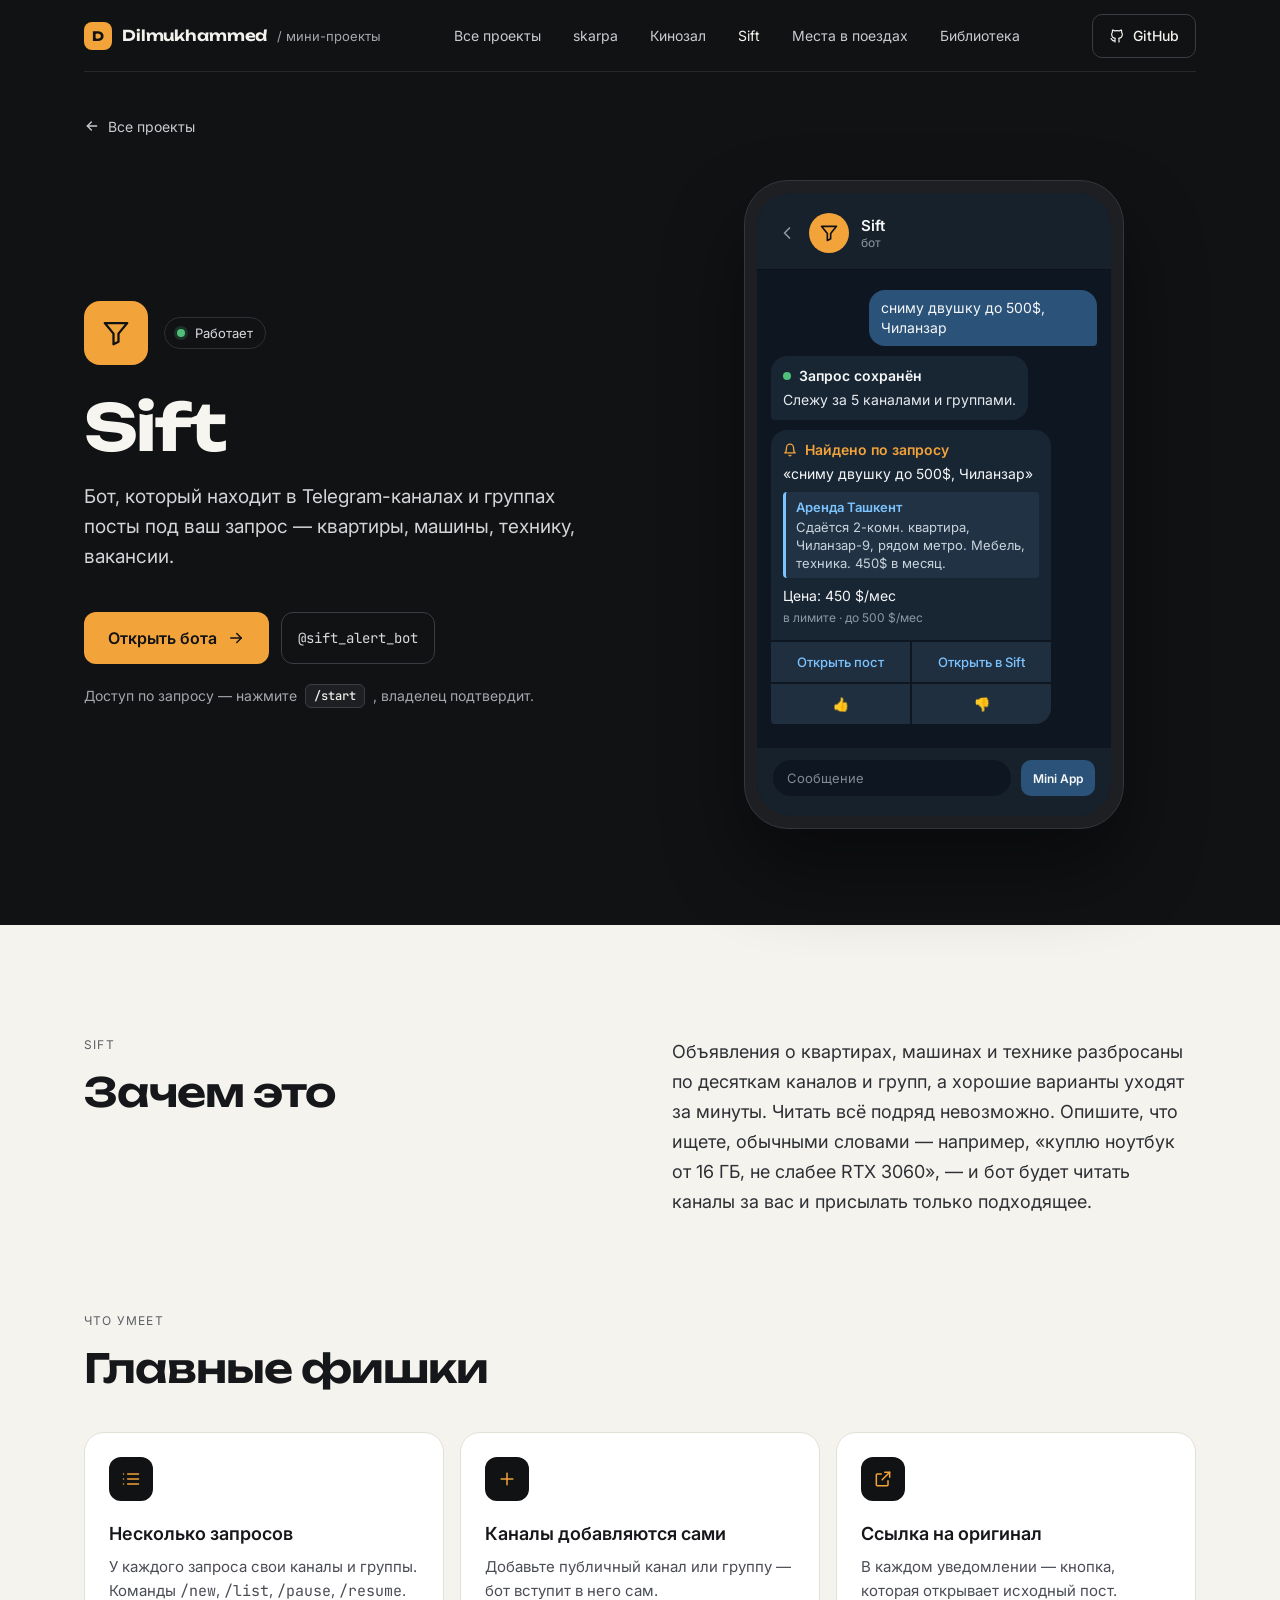
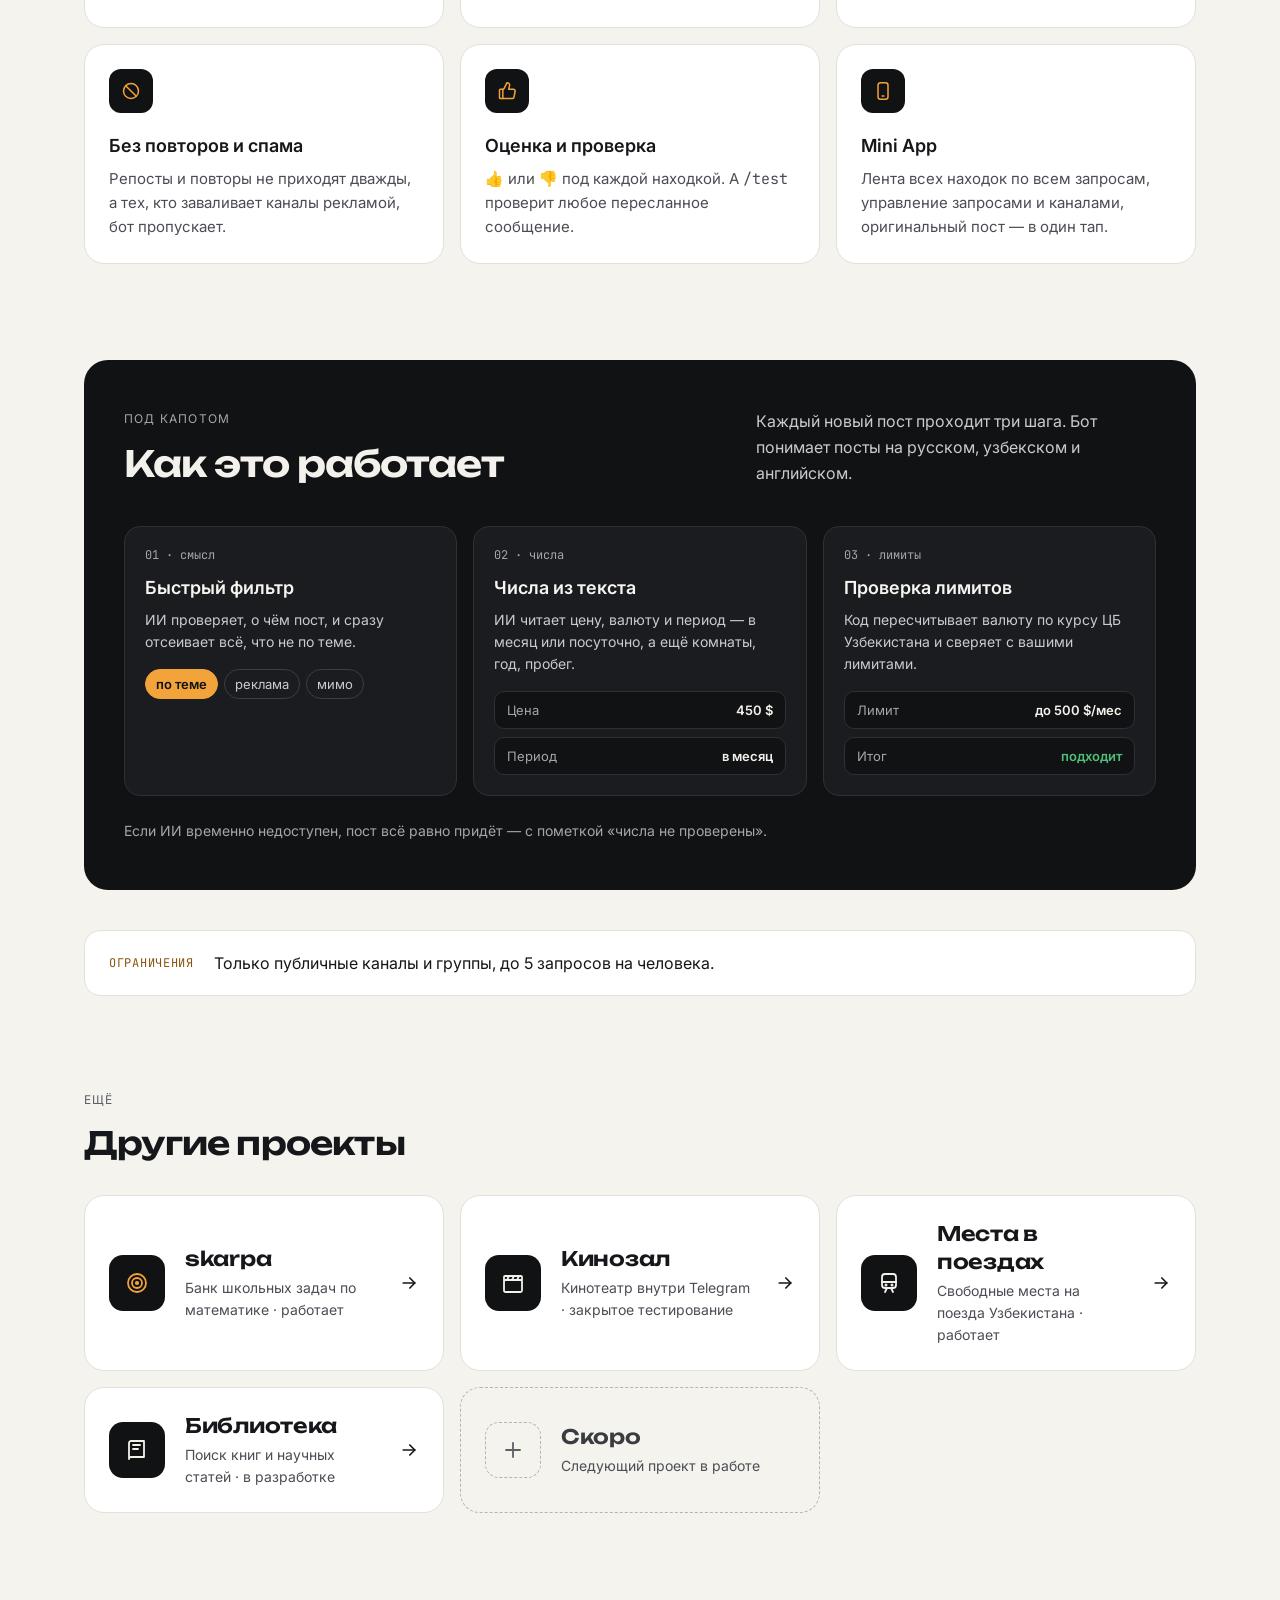
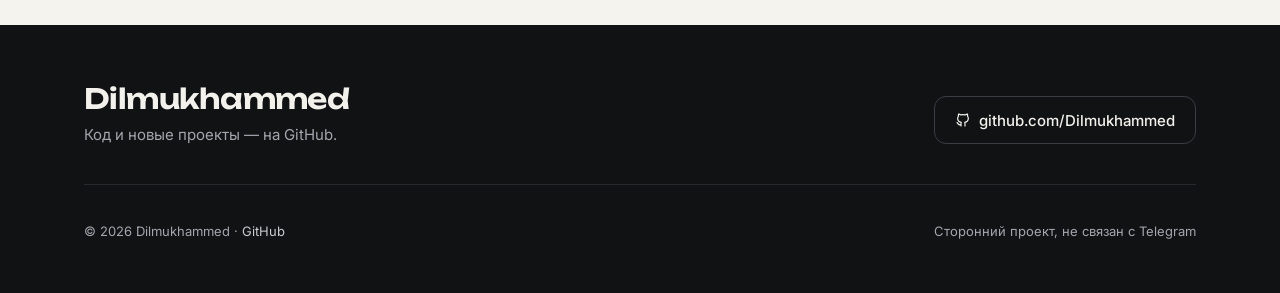
<file: sift/index.html>
<!doctype html>
<html lang="ru">
<head>
<meta charset="utf-8">
<meta name="viewport" content="width=device-width, initial-scale=1">
<title>Sift — Dilmukhammed</title>
<meta name="description" content="Sift — Telegram-бот и Mini App, которые следят за публичными Telegram-каналами и группами и сразу присылают посты под ваш запрос, написанный обычными словами: квартиры, машины, техника, вакансии.">
<meta name="theme-color" content="#111214">
<meta property="og:type" content="website">
<meta property="og:title" content="Sift — Dilmukhammed">
<meta property="og:description" content="Бот, который находит в Telegram-каналах посты под ваш запрос.">
<meta property="og:url" content="https://dilmukhammed.github.io/sift/">
<meta property="og:locale" content="ru_RU">
<link rel="canonical" href="https://dilmukhammed.github.io/sift/">
<link rel="icon" href="../assets/favicon.svg" type="image/svg+xml">
<link rel="preconnect" href="https://fonts.googleapis.com">
<link rel="preconnect" href="https://fonts.gstatic.com" crossorigin>
<link href="https://fonts.googleapis.com/css2?family=Unbounded:wght@500;600;700&amp;family=Inter:wght@400;500;600&amp;family=JetBrains+Mono:wght@500&amp;display=swap" rel="stylesheet">
<link rel="stylesheet" href="../assets/style.css">
</head>
<body>
<a class="skip-link" href="#main">К содержимому</a>

<header class="site-header dark">
  <div class="wrap">
    <div class="bar">
      <a class="brand" href="../index.html" aria-label="Dilmukhammed — на главную">
        <span class="brand-mark" aria-hidden="true">D</span>
        <span class="brand-name">Dilmukhammed</span>
        <span class="brand-sub">/ мини-проекты</span>
      </a>
      <nav class="nav-links" aria-label="Проекты">
        <a href="../index.html">Все проекты</a>
        <a href="../skarpa/index.html">skarpa</a>
        <a href="../kinozal/index.html">Кинозал</a>
        <a href="index.html" aria-current="page">Sift</a>
        <a href="../trains/index.html">Места в поездах</a>
        <a href="../library/index.html">Библиотека</a>
      </nav>
      <a class="btn btn-ghost btn-sm icon-sm" href="https://github.com/Dilmukhammed" target="_blank" rel="noopener" aria-label="GitHub: Dilmukhammed">
        <svg aria-hidden="true" width="16" height="16" viewBox="0 0 24 24" fill="none" stroke="currentColor" stroke-width="1.8" stroke-linecap="round" stroke-linejoin="round"><path d="M9 19c-4.3 1.4-4.3-2.5-6-3m12 5v-3.5c0-1 .1-1.4-.5-2 2.8-.3 5.5-1.4 5.5-6a4.6 4.6 0 0 0-1.3-3.2 4.2 4.2 0 0 0-.1-3.2s-1.1-.3-3.5 1.3a12.3 12.3 0 0 0-6.2 0C6.5 2.8 5.4 3.1 5.4 3.1a4.2 4.2 0 0 0-.1 3.2A4.6 4.6 0 0 0 4 9.5c0 4.6 2.7 5.7 5.5 6-.6.6-.6 1.2-.5 2V21"/></svg>
        <span class="hide-sm">GitHub</span>
      </a>
    </div>
  </div>
</header>

<main id="main">
<div class="dark">
  <section class="hero project wrap" aria-labelledby="page-title">
    <a class="back-link" href="../index.html">
      <svg aria-hidden="true" width="16" height="16" viewBox="0 0 24 24" fill="none" stroke="currentColor" stroke-width="2" stroke-linecap="round" stroke-linejoin="round"><path d="M19 12H5"/><path d="m11 18-6-6 6-6"/></svg>
      Все проекты
    </a>

    <div class="hero-grid">
      <div>
        <div class="hero-meta">
          <span class="project-icon" aria-hidden="true"><svg width="30" height="30" viewBox="0 0 24 24" fill="none" stroke="currentColor" stroke-width="1.8" stroke-linecap="round" stroke-linejoin="round"><path d="M3 4h18l-7 8.5V19l-4 2v-8.5z"/></svg></span>
          <span class="pill-dark"><span class="dot dot-ok glow" aria-hidden="true"></span>Работает</span>
        </div>

        <h1 class="hero-title md" id="page-title">Sift</h1>

        <p class="lead spaced">Бот, который находит в Telegram-каналах и группах посты под ваш запрос — квартиры, машины, технику, вакансии.</p>

        <div class="actions">
          <a class="btn btn-primary" href="https://t.me/sift_alert_bot" target="_blank" rel="noopener">
            Открыть бота
            <svg aria-hidden="true" width="18" height="18" viewBox="0 0 24 24" fill="none" stroke="currentColor" stroke-width="2" stroke-linecap="round" stroke-linejoin="round"><path d="M5 12h14"/><path d="m13 6 6 6-6 6"/></svg>
          </a>
          <span class="handle">@sift_alert_bot</span>
        </div>

        <p class="hero-note lg flex">Доступ по запросу — нажмите <kbd>/start</kbd>, владелец подтвердит.</p>
      </div>

      <div class="phone-wrap">
        <div class="phone" role="img" aria-label="Пример уведомления Sift: по запросу «сниму двушку до 500$, Чиланзар» найден пост из канала «Аренда Ташкент», цена 450 долларов в месяц, кнопки «Открыть пост», «Открыть в Sift» и оценка находки">
          <div class="screen">
            <div class="chat-head">
              <svg width="20" height="20" viewBox="0 0 24 24" fill="none" stroke="#8B98A5" stroke-width="2" stroke-linecap="round" stroke-linejoin="round"><path d="m15 18-6-6 6-6"/></svg>
              <div class="avatar"><svg width="20" height="20" viewBox="0 0 24 24" fill="none" stroke="#111214" stroke-width="2" stroke-linecap="round" stroke-linejoin="round"><path d="M3 4h18l-7 8.5V19l-4 2v-8.5z"/></svg></div>
              <div><div class="chat-title">Sift</div><div class="chat-sub">бот</div></div>
            </div>
            <div class="msgs">
              <div class="msg-out">сниму двушку до 500$, Чиланзар</div>
              <div class="msg msg-in">
                <div class="msg-strong"><span class="dot dot-ok"></span>Запрос сохранён</div>
                Слежу за 5 каналами и группами.
              </div>
              <div class="msg msg-in msg-full">
                <div class="msg-body">
                  <div class="msg-strong accent"><svg width="14" height="14" viewBox="0 0 24 24" fill="none" stroke="currentColor" stroke-width="2.2" stroke-linecap="round" stroke-linejoin="round"><path d="M6 8a6 6 0 0 1 12 0c0 7 3 9 3 9H3s3-2 3-9"/><path d="M10.3 21a1.94 1.94 0 0 0 3.4 0"/></svg>Найдено по запросу</div>
                  <div class="msg-hl">«сниму двушку до 500$, Чиланзар»</div>
                  <div class="msg-quote"><b>Аренда Ташкент</b>Сдаётся 2-комн. квартира, Чиланзар-9, рядом метро. Мебель, техника. 450$ в месяц.</div>
                  <div class="msg-hl">Цена: 450 $/мес</div>
                  <div class="msg-meta">в лимите · до 500 $/мес</div>
                </div>
                <div class="msg-btns"><span>Открыть пост</span><span>Открыть в Sift</span><span>👍</span><span>👎</span></div>
              </div>
            </div>
            <div class="composer">
              <div class="composer-input">Сообщение</div>
              <div class="composer-btn">Mini App</div>
            </div>
          </div>
        </div>
      </div>
    </div>
  </section>
</div>

<section class="wrap section lg" aria-labelledby="why-title">
  <div class="why-grid">
    <div>
      <div class="kicker">Sift</div>
      <h2 class="h2" id="why-title">Зачем это</h2>
    </div>
    <p>Объявления о квартирах, машинах и технике разбросаны по десяткам каналов и групп, а хорошие варианты уходят за минуты. Читать всё подряд невозможно. Опишите, что ищете, обычными словами — например, «куплю ноутбук от 16 ГБ, не слабее RTX 3060», — и бот будет читать каналы за вас и присылать только подходящее.</p>
  </div>
</section>

<section class="wrap section" aria-labelledby="features-title">
  <div class="section-head">
    <div>
      <div class="kicker">Что умеет</div>
      <h2 class="h2" id="features-title">Главные фишки</h2>
    </div>
  </div>

  <ul class="grid">
    <li class="feature">
      <span class="feature-icon" aria-hidden="true"><svg width="20" height="20" viewBox="0 0 24 24" fill="none" stroke="currentColor" stroke-width="1.8" stroke-linecap="round" stroke-linejoin="round"><path d="M8 6h13"/><path d="M8 12h13"/><path d="M8 18h13"/><path d="M3 6h.01"/><path d="M3 12h.01"/><path d="M3 18h.01"/></svg></span>
      <h3>Несколько запросов</h3>
      <p>У каждого запроса свои каналы и группы. Команды <span class="mono">/new</span>, <span class="mono">/list</span>, <span class="mono">/pause</span>, <span class="mono">/resume</span>.</p>
    </li>
    <li class="feature">
      <span class="feature-icon" aria-hidden="true"><svg width="20" height="20" viewBox="0 0 24 24" fill="none" stroke="currentColor" stroke-width="1.8" stroke-linecap="round" stroke-linejoin="round"><path d="M12 5v14"/><path d="M5 12h14"/></svg></span>
      <h3>Каналы добавляются сами</h3>
      <p>Добавьте публичный канал или группу — бот вступит в него сам.</p>
    </li>
    <li class="feature">
      <span class="feature-icon" aria-hidden="true"><svg width="20" height="20" viewBox="0 0 24 24" fill="none" stroke="currentColor" stroke-width="1.8" stroke-linecap="round" stroke-linejoin="round"><path d="M14 4h6v6"/><path d="M20 4 11 13"/><path d="M18 14v5a1 1 0 0 1-1 1H5a1 1 0 0 1-1-1V7a1 1 0 0 1 1-1h5"/></svg></span>
      <h3>Ссылка на оригинал</h3>
      <p>В каждом уведомлении — кнопка, которая открывает исходный пост.</p>
    </li>
    <li class="feature">
      <span class="feature-icon" aria-hidden="true"><svg width="20" height="20" viewBox="0 0 24 24" fill="none" stroke="currentColor" stroke-width="1.8" stroke-linecap="round" stroke-linejoin="round"><circle cx="12" cy="12" r="9"/><path d="m5.6 5.6 12.8 12.8"/></svg></span>
      <h3>Без повторов и спама</h3>
      <p>Репосты и повторы не приходят дважды, а тех, кто заваливает каналы рекламой, бот пропускает.</p>
    </li>
    <li class="feature">
      <span class="feature-icon" aria-hidden="true"><svg width="20" height="20" viewBox="0 0 24 24" fill="none" stroke="currentColor" stroke-width="1.8" stroke-linecap="round" stroke-linejoin="round"><path d="M7 10v11"/><path d="M15 5.9 14 10h5.8a2 2 0 0 1 2 2.3l-1.4 7A2 2 0 0 1 18.5 21H4a1 1 0 0 1-1-1v-9a1 1 0 0 1 1-1h2.8a2 2 0 0 0 1.8-1.1L12 2a3 3 0 0 1 3 3.9z"/></svg></span>
      <h3>Оценка и проверка</h3>
      <p>👍 или 👎 под каждой находкой. А <span class="mono">/test</span> проверит любое пересланное сообщение.</p>
    </li>
    <li class="feature">
      <span class="feature-icon" aria-hidden="true"><svg width="20" height="20" viewBox="0 0 24 24" fill="none" stroke="currentColor" stroke-width="1.8" stroke-linecap="round" stroke-linejoin="round"><rect x="6" y="2" width="12" height="20" rx="3"/><path d="M11 18h2"/></svg></span>
      <h3>Mini App</h3>
      <p>Лента всех находок по всем запросам, управление запросами и каналами, оригинальный пост — в один тап.</p>
    </li>
  </ul>
</section>

<section class="wrap section" aria-labelledby="how-title">
  <div class="band">
    <div class="section-head">
      <div>
        <div class="kicker">Под капотом</div>
        <h2 class="h2 band-h" id="how-title">Как это работает</h2>
      </div>
      <p>Каждый новый пост проходит три шага. Бот понимает посты на русском, узбекском и английском.</p>
    </div>

    <ol class="grid steps">
      <li class="snippet">
        <div class="snippet-label">01 · смысл</div>
        <h3 class="step-title">Быстрый фильтр</h3>
        <p class="step-text">ИИ проверяет, о чём пост, и сразу отсеивает всё, что не по теме.</p>
        <div class="chips" aria-hidden="true"><span class="chip on">по теме</span><span class="chip">реклама</span><span class="chip">мимо</span></div>
      </li>
      <li class="snippet">
        <div class="snippet-label">02 · числа</div>
        <h3 class="step-title">Числа из текста</h3>
        <p class="step-text">ИИ читает цену, валюту и период — в месяц или посуточно, а ещё комнаты, год, пробег.</p>
        <div class="stack" aria-hidden="true">
          <div class="field"><span>Цена</span><span>450 $</span></div>
          <div class="field"><span>Период</span><span>в месяц</span></div>
        </div>
      </li>
      <li class="snippet">
        <div class="snippet-label">03 · лимиты</div>
        <h3 class="step-title">Проверка лимитов</h3>
        <p class="step-text">Код пересчитывает валюту по курсу ЦБ Узбекистана и сверяет с вашими лимитами.</p>
        <div class="stack" aria-hidden="true">
          <div class="field"><span>Лимит</span><span>до 500 $/мес</span></div>
          <div class="field"><span>Итог</span><span class="ok-text">подходит</span></div>
        </div>
      </li>
    </ol>

    <p class="band-note">Если ИИ временно недоступен, пост всё равно придёт — с пометкой «числа не проверены».</p>
  </div>
</section>

<section class="wrap" style="padding-top:40px" aria-label="Ограничения">
  <div class="limit-strip">
    <span class="mono">Ограничения</span>
    <span>Только публичные каналы и группы, до 5 запросов на человека.</span>
  </div>
</section>

<section class="wrap section end" aria-labelledby="other-title">
  <div class="kicker">Ещё</div>
  <h2 class="h2 sm" id="other-title" style="margin-bottom:32px">Другие проекты</h2>

  <div class="grid">
    <a class="mini" href="../skarpa/index.html">
      <span class="tile-icon accent" aria-hidden="true"><svg width="24" height="24" viewBox="0 0 24 24" fill="none" stroke="currentColor" stroke-width="1.8" stroke-linecap="round" stroke-linejoin="round"><circle cx="12" cy="12" r="9"/><circle cx="12" cy="12" r="5"/><circle cx="12" cy="12" r="1.2" fill="currentColor"/></svg></span>
      <div class="mini-body">
        <h3>skarpa</h3>
        <div>Банк школьных задач по математике · работает</div>
      </div>
      <svg aria-hidden="true" width="20" height="20" viewBox="0 0 24 24" fill="none" stroke="currentColor" stroke-width="2" stroke-linecap="round" stroke-linejoin="round"><path d="M5 12h14"/><path d="m13 6 6 6-6 6"/></svg>
    </a>

    <a class="mini" href="../kinozal/index.html">
      <span class="tile-icon" aria-hidden="true"><svg width="24" height="24" viewBox="0 0 24 24" fill="none" stroke="currentColor" stroke-width="1.8" stroke-linecap="round" stroke-linejoin="round"><rect x="3" y="9" width="18" height="12" rx="1.5"/><path d="M3 9V6a1 1 0 0 1 1-1h16a1 1 0 0 1 1 1v3"/><path d="m8 5-2 4"/><path d="m13 5-2 4"/><path d="m18 5-2 4"/></svg></span>
      <div class="mini-body">
        <h3>Кинозал</h3>
        <div>Кинотеатр внутри Telegram · закрытое тестирование</div>
      </div>
      <svg aria-hidden="true" width="20" height="20" viewBox="0 0 24 24" fill="none" stroke="currentColor" stroke-width="2" stroke-linecap="round" stroke-linejoin="round"><path d="M5 12h14"/><path d="m13 6 6 6-6 6"/></svg>
    </a>

    <a class="mini" href="../trains/index.html">
      <span class="tile-icon" aria-hidden="true"><svg width="24" height="24" viewBox="0 0 24 24" fill="none" stroke="currentColor" stroke-width="1.8" stroke-linecap="round" stroke-linejoin="round"><rect x="5" y="3" width="14" height="14" rx="3"/><path d="M5 11h14"/><path d="m8 21 2-4"/><path d="m16 21-2-4"/><circle cx="9" cy="14" r=".6"/><circle cx="15" cy="14" r=".6"/></svg></span>
      <div class="mini-body">
        <h3>Места в поездах</h3>
        <div>Свободные места на поезда Узбекистана · работает</div>
      </div>
      <svg aria-hidden="true" width="20" height="20" viewBox="0 0 24 24" fill="none" stroke="currentColor" stroke-width="2" stroke-linecap="round" stroke-linejoin="round"><path d="M5 12h14"/><path d="m13 6 6 6-6 6"/></svg>
    </a>

    <a class="mini" href="../library/index.html">
      <span class="tile-icon" aria-hidden="true"><svg width="24" height="24" viewBox="0 0 24 24" fill="none" stroke="currentColor" stroke-width="1.8" stroke-linecap="round" stroke-linejoin="round"><path d="M4 19.5V5a2 2 0 0 1 2-2h13v16H6a2 2 0 0 0-2 2z"/><path d="M8 7h7"/><path d="M8 11h5"/></svg></span>
      <div class="mini-body">
        <h3>Библиотека</h3>
        <div>Поиск книг и научных статей · в разработке</div>
      </div>
      <svg aria-hidden="true" width="20" height="20" viewBox="0 0 24 24" fill="none" stroke="currentColor" stroke-width="2" stroke-linecap="round" stroke-linejoin="round"><path d="M5 12h14"/><path d="m13 6 6 6-6 6"/></svg>
    </a>

    <div class="mini soon">
      <span class="tile-icon dashed" aria-hidden="true"><svg width="24" height="24" viewBox="0 0 24 24" fill="none" stroke="currentColor" stroke-width="1.8" stroke-linecap="round" stroke-linejoin="round"><path d="M12 5v14"/><path d="M5 12h14"/></svg></span>
      <div class="mini-body">
        <h3>Скоро</h3>
        <div>Следующий проект в работе</div>
      </div>
    </div>
  </div>
</section>
</main>

<footer class="site-footer">
  <div class="wrap">
    <div class="foot-top">
      <div>
        <div class="foot-name">Dilmukhammed</div>
        <div class="foot-sub">Код и новые проекты — на GitHub.</div>
      </div>
      <div class="actions">
        <a class="btn btn-ghost btn-md" href="https://github.com/Dilmukhammed" target="_blank" rel="noopener">
          <svg aria-hidden="true" width="16" height="16" viewBox="0 0 24 24" fill="none" stroke="currentColor" stroke-width="1.8" stroke-linecap="round" stroke-linejoin="round"><path d="M9 19c-4.3 1.4-4.3-2.5-6-3m12 5v-3.5c0-1 .1-1.4-.5-2 2.8-.3 5.5-1.4 5.5-6a4.6 4.6 0 0 0-1.3-3.2 4.2 4.2 0 0 0-.1-3.2s-1.1-.3-3.5 1.3a12.3 12.3 0 0 0-6.2 0C6.5 2.8 5.4 3.1 5.4 3.1a4.2 4.2 0 0 0-.1 3.2A4.6 4.6 0 0 0 4 9.5c0 4.6 2.7 5.7 5.5 6-.6.6-.6 1.2-.5 2V21"/></svg>
          github.com/Dilmukhammed
        </a>
      </div>
    </div>
    <div class="foot-bottom">
      <span>© 2026 Dilmukhammed · <a href="https://github.com/Dilmukhammed" target="_blank" rel="noopener">GitHub</a></span>
      <span>Сторонний проект, не связан с Telegram</span>
    </div>
  </div>
</footer>
</body>
</html>
</file>
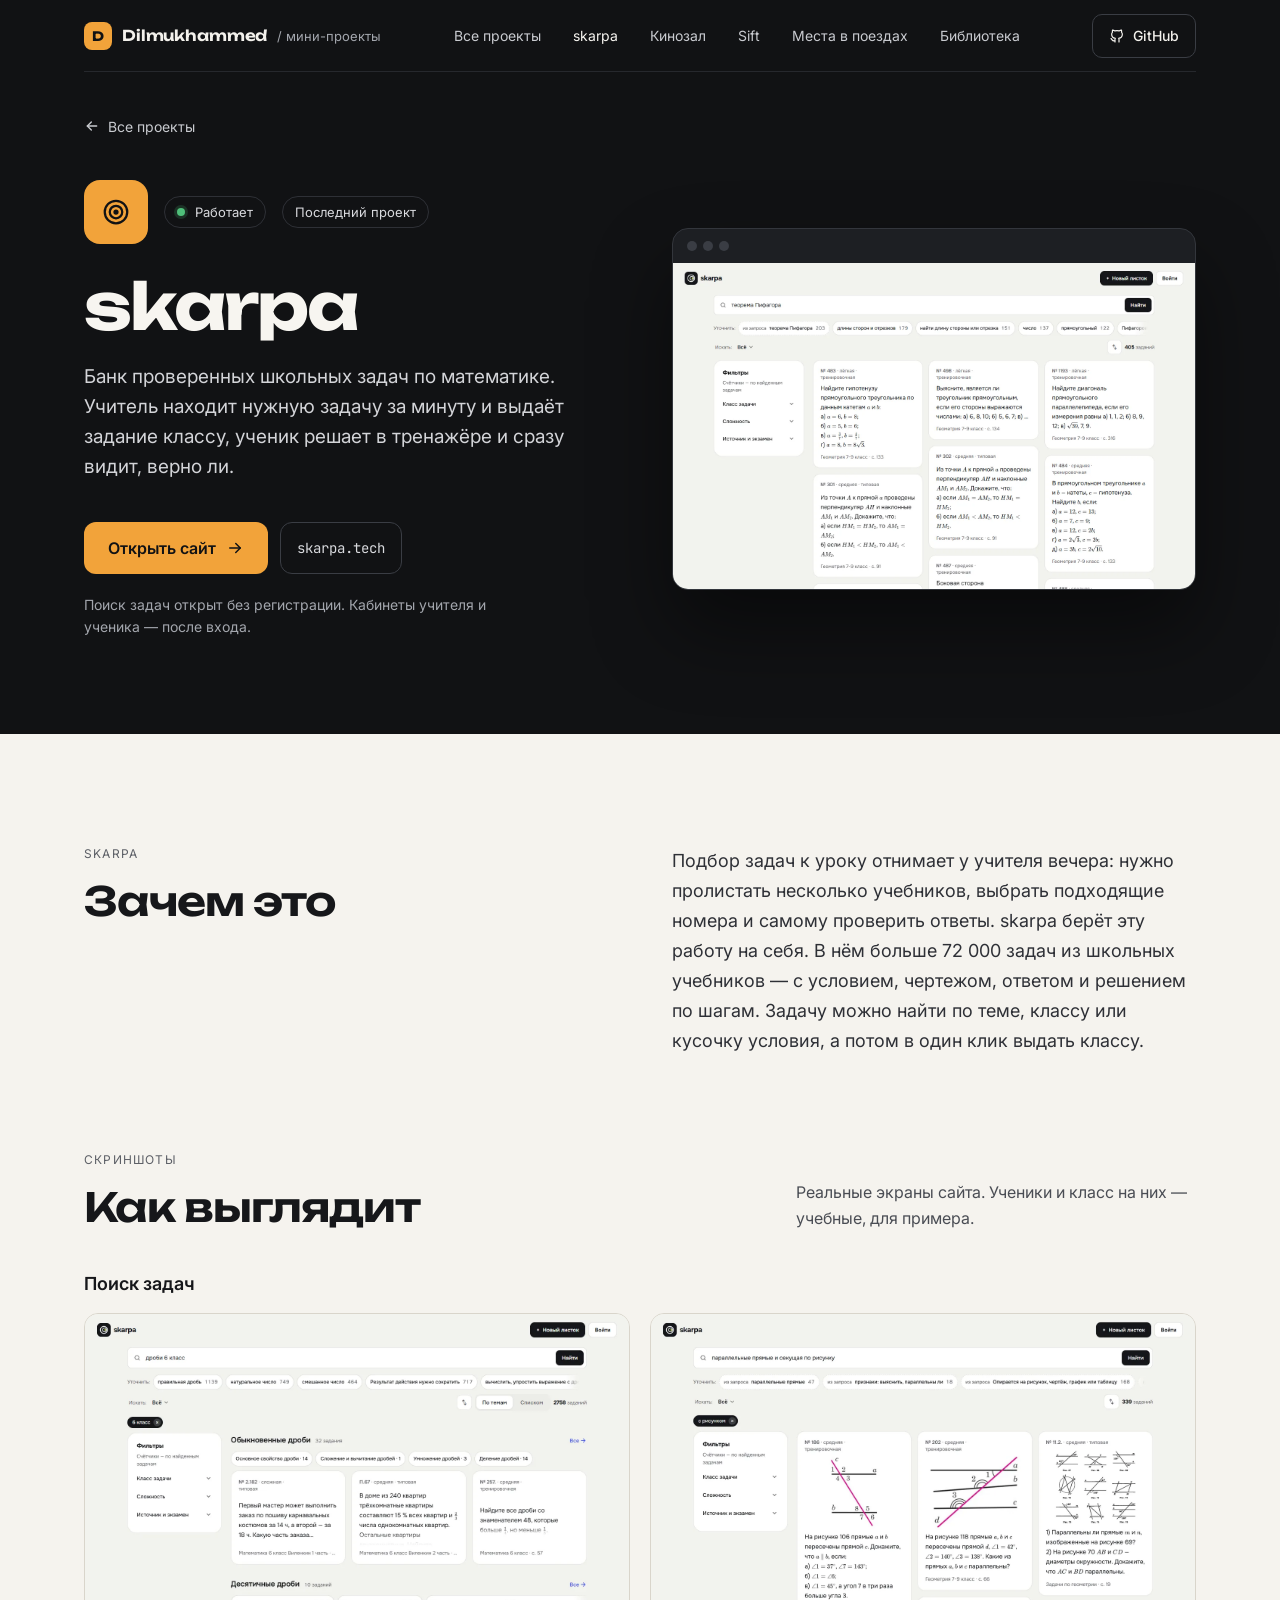
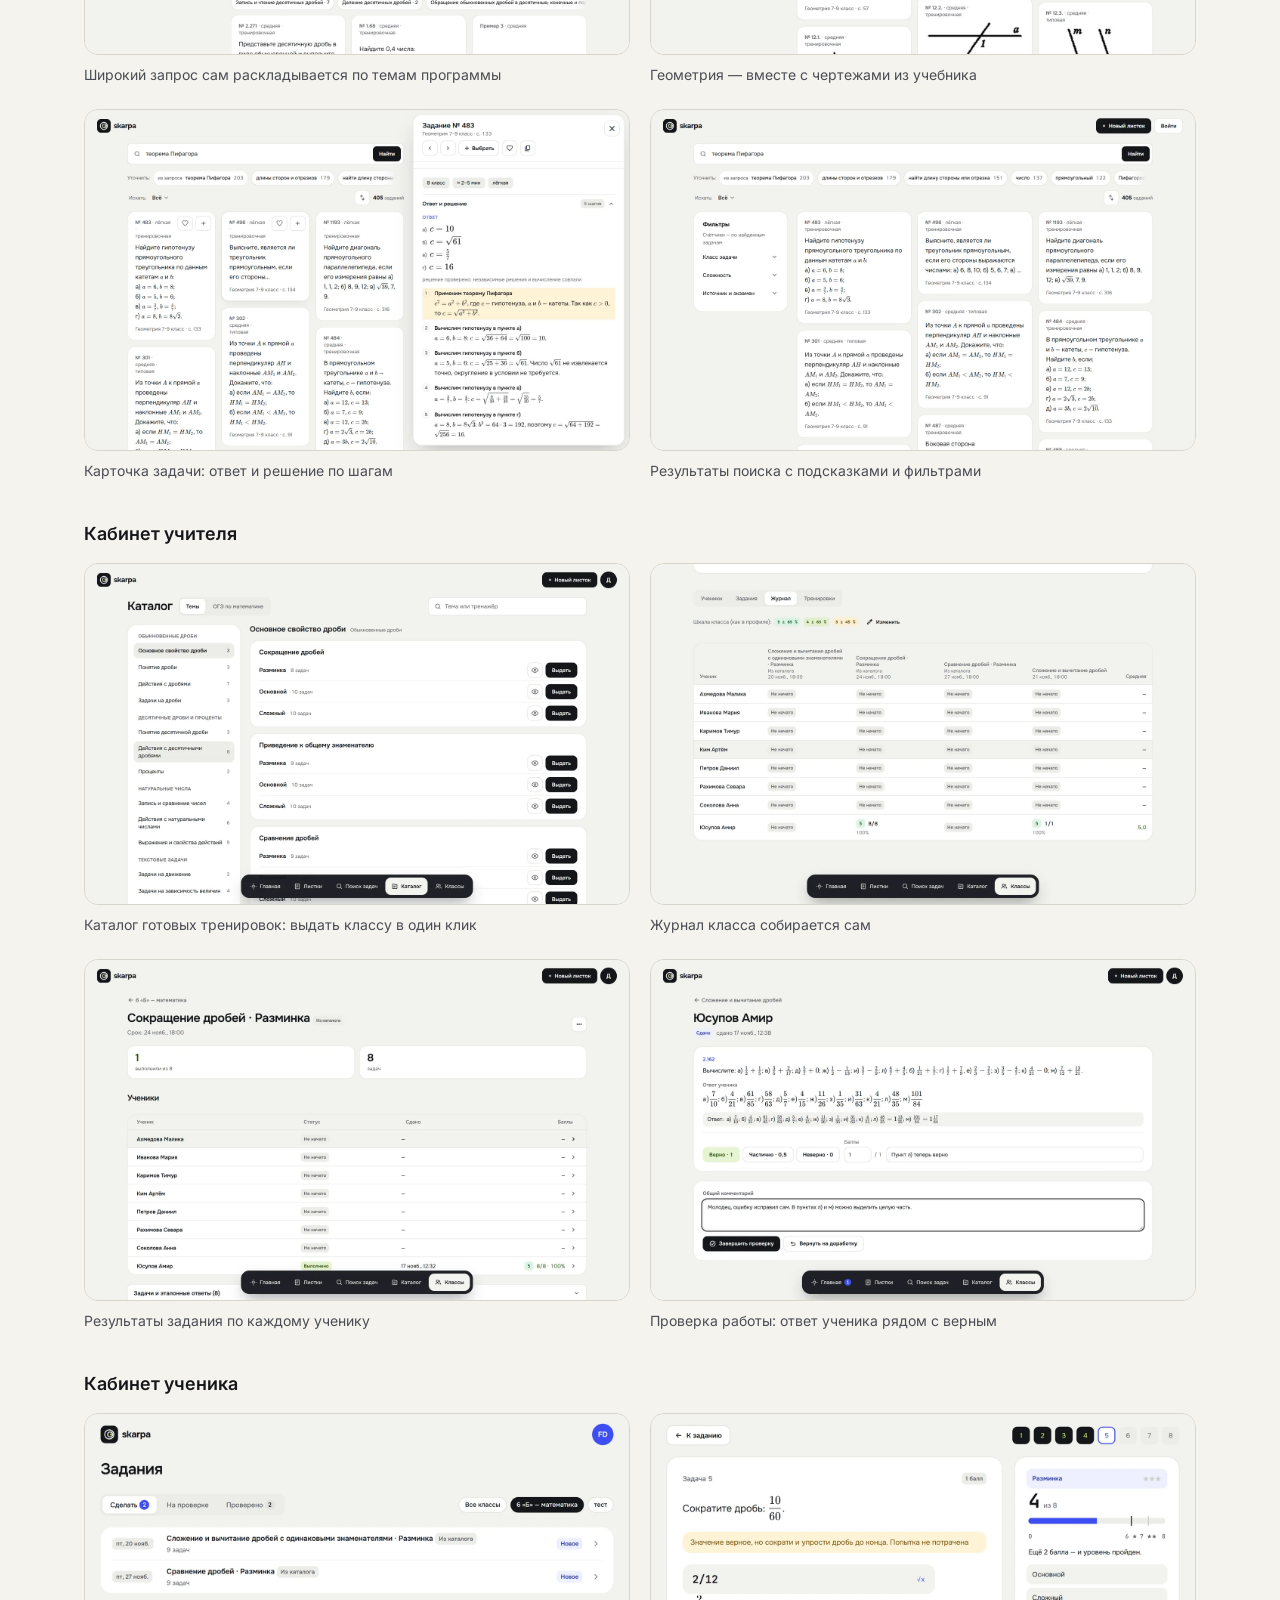
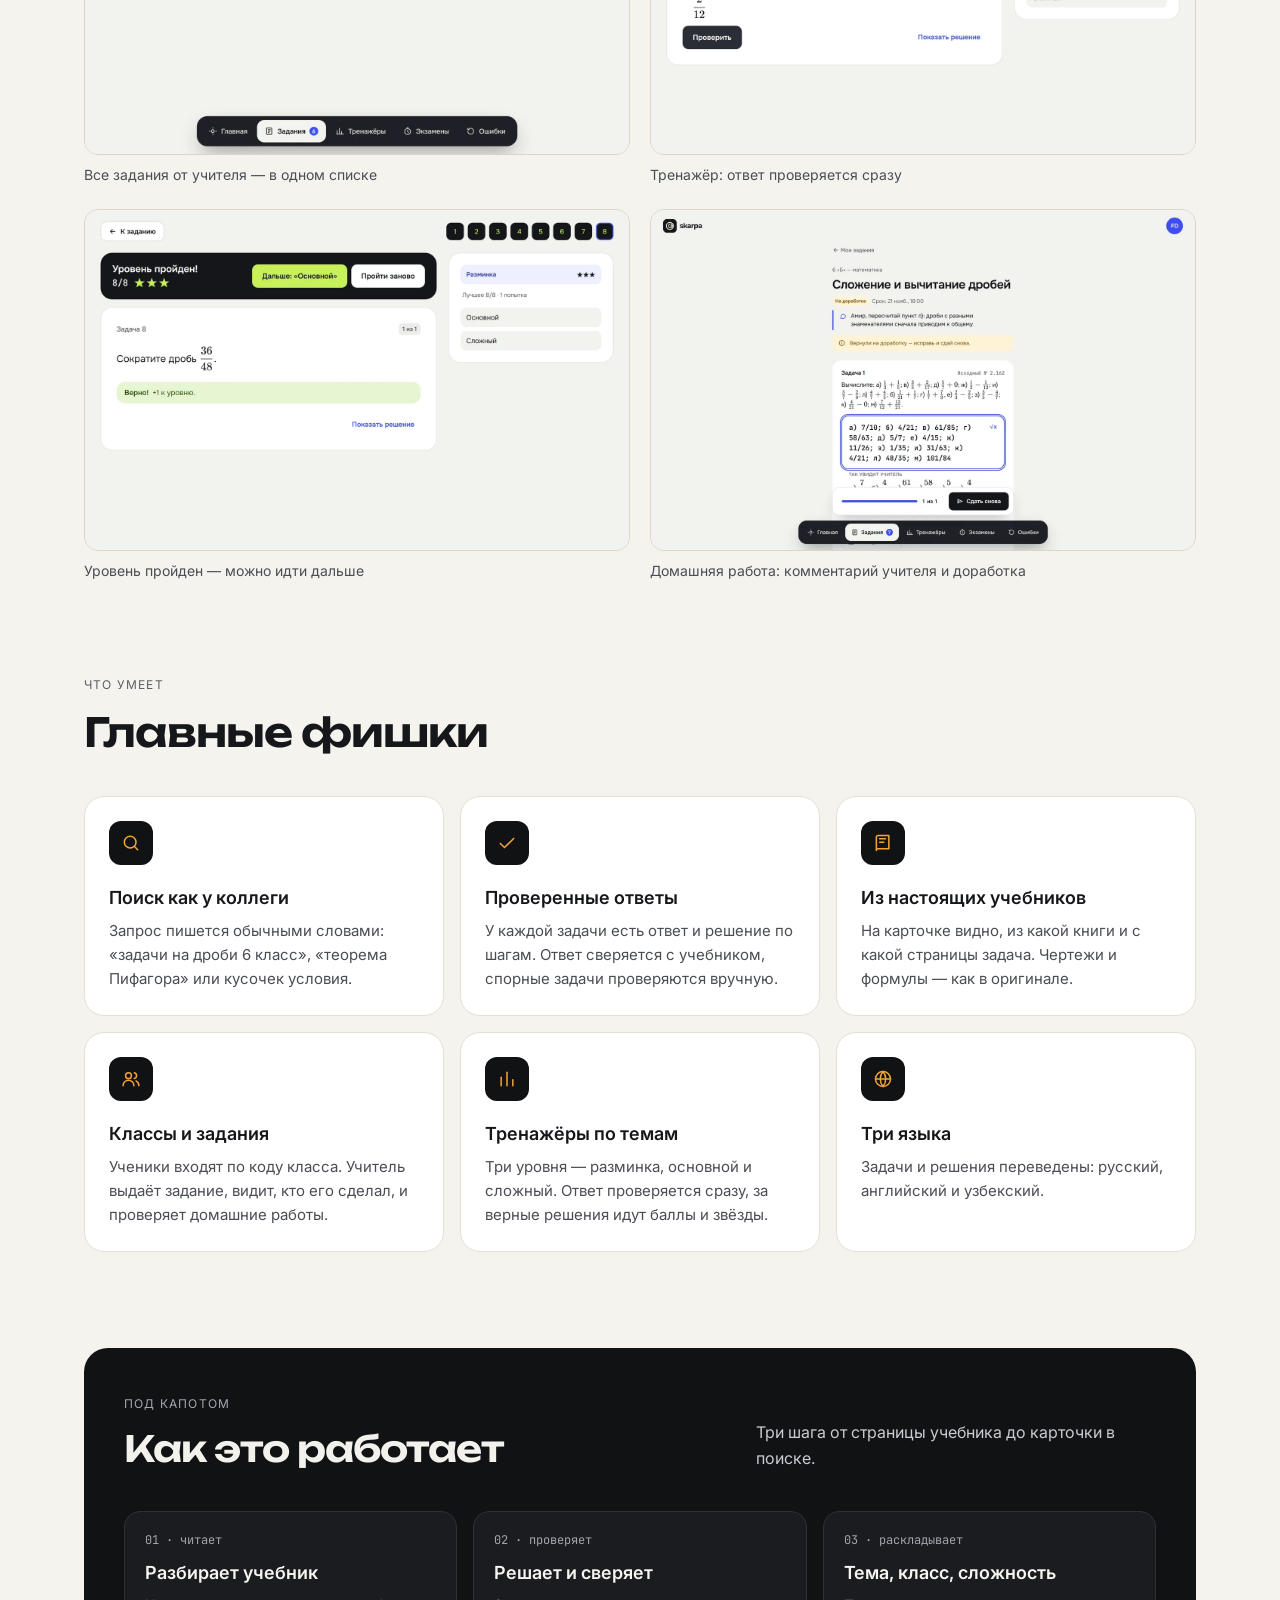
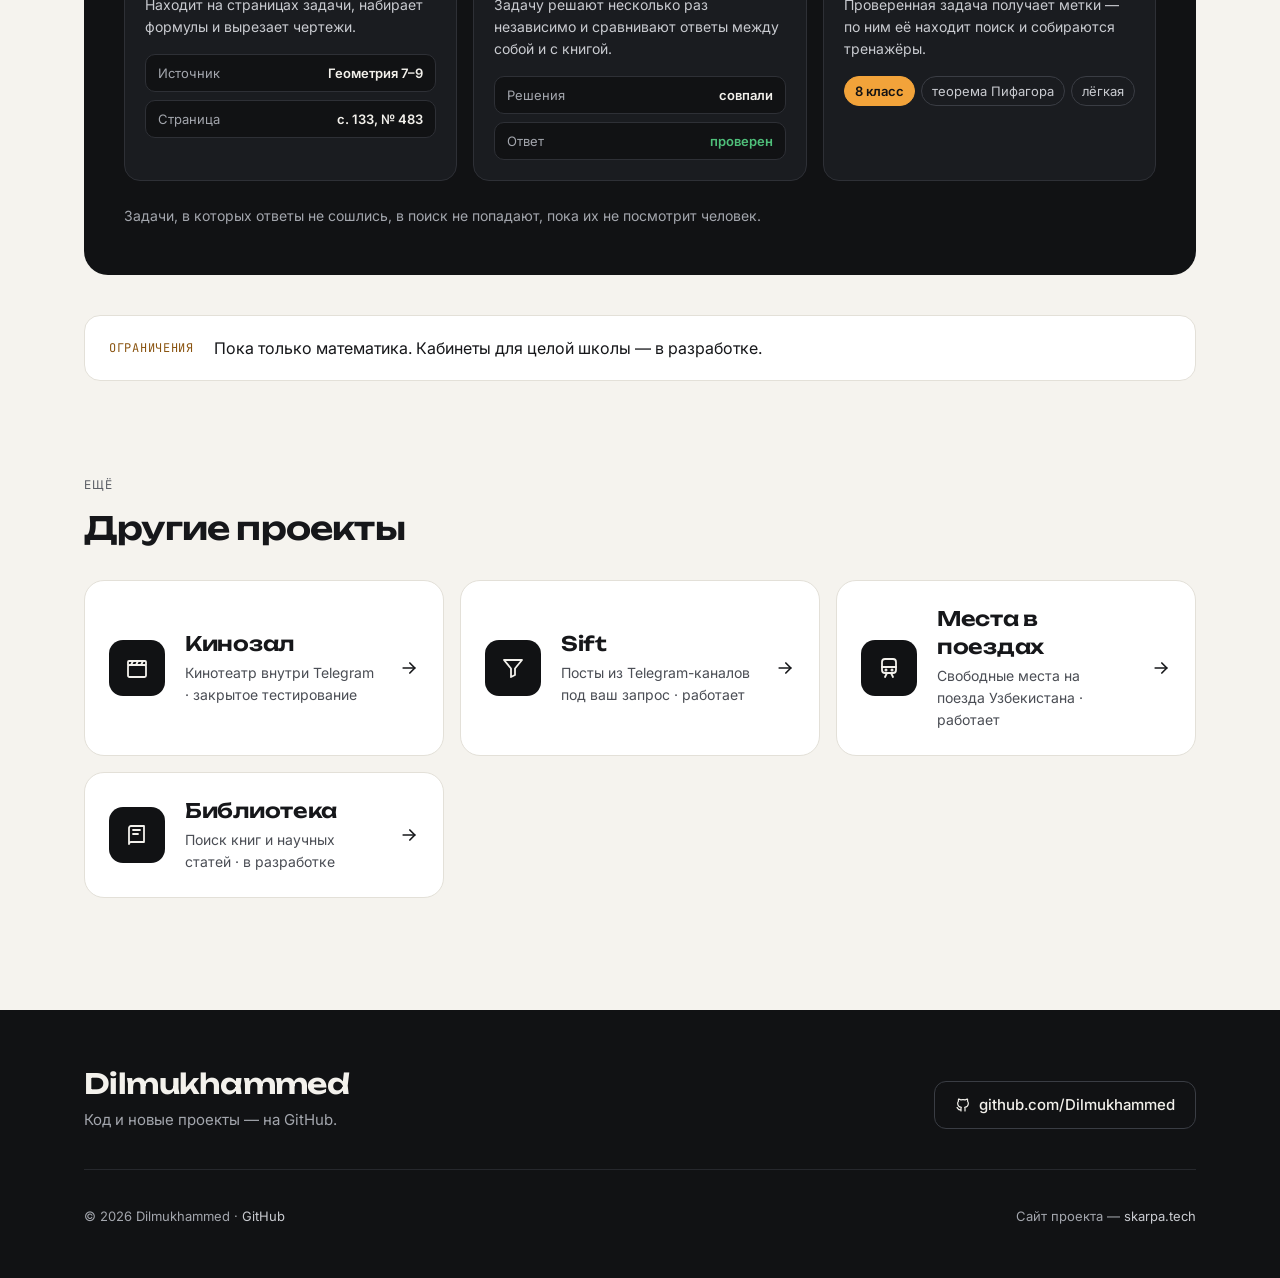
<file: skarpa/index.html>
<!doctype html>
<html lang="ru">
<head>
<meta charset="utf-8">
<meta name="viewport" content="width=device-width, initial-scale=1">
<title>skarpa — Dilmukhammed</title>
<meta name="description" content="skarpa — банк проверенных школьных задач по математике: поиск для учителя, решения по шагам, кабинет учителя с классами и заданиями и кабинет ученика с тренажёрами. Задачи на русском, английском и узбекском.">
<meta name="theme-color" content="#111214">
<meta property="og:type" content="website">
<meta property="og:title" content="skarpa — Dilmukhammed">
<meta property="og:description" content="Банк проверенных школьных задач по математике: поиск, решения по шагам, кабинеты учителя и ученика.">
<meta property="og:url" content="https://dilmukhammed.github.io/skarpa/">
<meta property="og:locale" content="ru_RU">
<link rel="canonical" href="https://dilmukhammed.github.io/skarpa/">
<link rel="icon" href="../assets/favicon.svg" type="image/svg+xml">
<link rel="preconnect" href="https://fonts.googleapis.com">
<link rel="preconnect" href="https://fonts.gstatic.com" crossorigin>
<link href="https://fonts.googleapis.com/css2?family=Unbounded:wght@500;600;700&amp;family=Inter:wght@400;500;600&amp;family=JetBrains+Mono:wght@500&amp;display=swap" rel="stylesheet">
<link rel="stylesheet" href="../assets/style.css">
</head>
<body>
<a class="skip-link" href="#main">К содержимому</a>

<header class="site-header dark">
  <div class="wrap">
    <div class="bar">
      <a class="brand" href="../index.html" aria-label="Dilmukhammed — на главную">
        <span class="brand-mark" aria-hidden="true">D</span>
        <span class="brand-name">Dilmukhammed</span>
        <span class="brand-sub">/ мини-проекты</span>
      </a>
      <nav class="nav-links" aria-label="Проекты">
        <a href="../index.html">Все проекты</a>
        <a href="index.html" aria-current="page">skarpa</a>
        <a href="../kinozal/index.html">Кинозал</a>
        <a href="../sift/index.html">Sift</a>
        <a href="../trains/index.html">Места в поездах</a>
        <a href="../library/index.html">Библиотека</a>
      </nav>
      <a class="btn btn-ghost btn-sm icon-sm" href="https://github.com/Dilmukhammed" target="_blank" rel="noopener" aria-label="GitHub: Dilmukhammed">
        <svg aria-hidden="true" width="16" height="16" viewBox="0 0 24 24" fill="none" stroke="currentColor" stroke-width="1.8" stroke-linecap="round" stroke-linejoin="round"><path d="M9 19c-4.3 1.4-4.3-2.5-6-3m12 5v-3.5c0-1 .1-1.4-.5-2 2.8-.3 5.5-1.4 5.5-6a4.6 4.6 0 0 0-1.3-3.2 4.2 4.2 0 0 0-.1-3.2s-1.1-.3-3.5 1.3a12.3 12.3 0 0 0-6.2 0C6.5 2.8 5.4 3.1 5.4 3.1a4.2 4.2 0 0 0-.1 3.2A4.6 4.6 0 0 0 4 9.5c0 4.6 2.7 5.7 5.5 6-.6.6-.6 1.2-.5 2V21"/></svg>
        <span class="hide-sm">GitHub</span>
      </a>
    </div>
  </div>
</header>

<main id="main">
<div class="dark">
  <section class="hero project wrap" aria-labelledby="page-title">
    <a class="back-link" href="../index.html">
      <svg aria-hidden="true" width="16" height="16" viewBox="0 0 24 24" fill="none" stroke="currentColor" stroke-width="2" stroke-linecap="round" stroke-linejoin="round"><path d="M19 12H5"/><path d="m11 18-6-6 6-6"/></svg>
      Все проекты
    </a>

    <div class="hero-grid wide-min">
      <div>
        <div class="hero-meta">
          <span class="project-icon" aria-hidden="true"><svg width="30" height="30" viewBox="0 0 24 24" fill="none" stroke="currentColor" stroke-width="1.8" stroke-linecap="round" stroke-linejoin="round"><circle cx="12" cy="12" r="9"/><circle cx="12" cy="12" r="5"/><circle cx="12" cy="12" r="1.2" fill="currentColor"/></svg></span>
          <span class="pill-dark"><span class="dot dot-ok glow" aria-hidden="true"></span>Работает</span>
          <span class="pill-dark">Последний проект</span>
        </div>

        <h1 class="hero-title md" id="page-title">skarpa</h1>

        <p class="lead spaced">Банк проверенных школьных задач по математике. Учитель находит нужную задачу за минуту и выдаёт задание классу, ученик решает в тренажёре и сразу видит, верно ли.</p>

        <div class="actions">
          <a class="btn btn-primary" href="https://skarpa.tech" target="_blank" rel="noopener">
            Открыть сайт
            <svg aria-hidden="true" width="18" height="18" viewBox="0 0 24 24" fill="none" stroke="currentColor" stroke-width="2" stroke-linecap="round" stroke-linejoin="round"><path d="M5 12h14"/><path d="m13 6 6 6-6 6"/></svg>
          </a>
          <span class="handle">skarpa.tech</span>
        </div>

        <p class="hero-note lg">Поиск задач открыт без регистрации. Кабинеты учителя и ученика — после входа.</p>
      </div>

      <div class="browser-wrap">
        <div class="browser">
          <div class="browser-bar" aria-hidden="true"><i></i><i></i><i></i></div>
          <img src="shots/search.webp" width="1440" height="900" alt="Поиск skarpa по запросу «теорема Пифагора»: 405 заданий, сверху подсказки для уточнения, слева фильтры по классу, сложности и источнику, справа карточки задач с условиями и формулами.">
        </div>
      </div>
    </div>
  </section>
</div>

<section class="wrap section lg" aria-labelledby="why-title">
  <div class="why-grid">
    <div>
      <div class="kicker">skarpa</div>
      <h2 class="h2" id="why-title">Зачем это</h2>
    </div>
    <p>Подбор задач к уроку отнимает у учителя вечера: нужно пролистать несколько учебников, выбрать подходящие номера и самому проверить ответы. skarpa берёт эту работу на себя. В нём больше 72 000 задач из школьных учебников — с условием, чертежом, ответом и решением по шагам. Задачу можно найти по теме, классу или кусочку условия, а потом в один клик выдать классу.</p>
  </div>
</section>

<section class="wrap section" aria-labelledby="shots-title">
  <div class="section-head">
    <div>
      <div class="kicker">Скриншоты</div>
      <h2 class="h2" id="shots-title">Как выглядит</h2>
    </div>
    <p>Реальные экраны сайта. Ученики и класс на них — учебные, для примера.</p>
  </div>

  <h3 class="shot-group">Поиск задач</h3>
  <ul class="shot-grid">
    <li><figure><img src="shots/shelves.webp" width="1440" height="900" alt="Поиск по запросу «дроби 6 класс»: 2758 заданий разложены по темам — «Обыкновенные дроби», «Десятичные дроби» — с подтемами и карточками задач." loading="lazy"><figcaption>Широкий запрос сам раскладывается по темам программы</figcaption></figure></li>
    <li><figure><img src="shots/figures.webp" width="1440" height="900" alt="Поиск задач по геометрии с рисунками: в карточках видны чертежи параллельных прямых и секущей из учебника." loading="lazy"><figcaption>Геометрия — вместе с чертежами из учебника</figcaption></figure></li>
    <li><figure><img src="shots/task.webp" width="1440" height="900" alt="Открытая карточка задачи № 483: ответы по каждому пункту и решение по шагам с формулами теоремы Пифагора." loading="lazy"><figcaption>Карточка задачи: ответ и решение по шагам</figcaption></figure></li>
    <li><figure><img src="shots/search.webp" width="1440" height="900" alt="Результаты поиска «теорема Пифагора»: подсказки для уточнения, фильтры и карточки задач." loading="lazy"><figcaption>Результаты поиска с подсказками и фильтрами</figcaption></figure></li>
  </ul>

  <h3 class="shot-group">Кабинет учителя</h3>
  <ul class="shot-grid">
    <li><figure><img src="shots/catalog.webp" width="1440" height="900" alt="Каталог тренировок учителя: темы слева, справа тренировки «Сокращение дробей», «Приведение к общему знаменателю» с уровнями «Разминка», «Основной», «Сложный» и кнопками «Выдать»." loading="lazy"><figcaption>Каталог готовых тренировок: выдать классу в один клик</figcaption></figure></li>
    <li><figure><img src="shots/journal.webp" width="1440" height="900" alt="Журнал класса: список учеников и столбцы с заданиями, в ячейках — статус и оценка." loading="lazy"><figcaption>Журнал класса собирается сам</figcaption></figure></li>
    <li><figure><img src="shots/results.webp" width="1440" height="900" alt="Результат задания «Сокращение дробей · Разминка»: кто из учеников выполнил, когда сдал и сколько баллов набрал." loading="lazy"><figcaption>Результаты задания по каждому ученику</figcaption></figure></li>
    <li><figure><img src="shots/review.webp" width="1440" height="900" alt="Проверка домашней работы: ответ ученика и верный ответ друг под другом, кнопки «Верно», «Частично», «Неверно» и поле для комментария." loading="lazy"><figcaption>Проверка работы: ответ ученика рядом с верным</figcaption></figure></li>
  </ul>

  <h3 class="shot-group">Кабинет ученика</h3>
  <ul class="shot-grid">
    <li><figure><img src="shots/student-tasks.webp" width="1440" height="900" alt="Список заданий ученика: вкладки «Сделать», «На проверке», «Проверено» и два новых задания со сроками." loading="lazy"><figcaption>Все задания от учителя — в одном списке</figcaption></figure></li>
    <li><figure><img src="shots/trainer.webp" width="1440" height="900" alt="Тренажёр: задача «Сократите дробь 10/60», подсказка «Значение верное, но сократи дробь до конца» и шкала прогресса уровня." loading="lazy"><figcaption>Тренажёр: ответ проверяется сразу</figcaption></figure></li>
    <li><figure><img src="shots/level.webp" width="1440" height="900" alt="Сообщение «Уровень пройден!» — 8 из 8 и три звезды, кнопки «Дальше: Основной» и «Пройти заново»." loading="lazy"><figcaption>Уровень пройден — можно идти дальше</figcaption></figure></li>
    <li><figure><img src="shots/homework.webp" width="1440" height="900" alt="Домашняя работа, возвращённая на доработку: комментарий учителя, условие задачи и поле для нового ответа с кнопкой «Сдать снова»." loading="lazy"><figcaption>Домашняя работа: комментарий учителя и доработка</figcaption></figure></li>
  </ul>
</section>

<section class="wrap section" aria-labelledby="features-title">
  <div class="section-head">
    <div>
      <div class="kicker">Что умеет</div>
      <h2 class="h2" id="features-title">Главные фишки</h2>
    </div>
  </div>

  <ul class="grid">
    <li class="feature">
      <span class="feature-icon" aria-hidden="true"><svg width="20" height="20" viewBox="0 0 24 24" fill="none" stroke="currentColor" stroke-width="1.8" stroke-linecap="round" stroke-linejoin="round"><circle cx="11" cy="11" r="7"/><path d="m20 20-3.5-3.5"/></svg></span>
      <h3>Поиск как у коллеги</h3>
      <p>Запрос пишется обычными словами: «задачи на дроби 6 класс», «теорема Пифагора» или кусочек условия.</p>
    </li>
    <li class="feature">
      <span class="feature-icon" aria-hidden="true"><svg width="20" height="20" viewBox="0 0 24 24" fill="none" stroke="currentColor" stroke-width="1.8" stroke-linecap="round" stroke-linejoin="round"><path d="M4 12.5 9 17.5 20 6.5"/></svg></span>
      <h3>Проверенные ответы</h3>
      <p>У каждой задачи есть ответ и решение по шагам. Ответ сверяется с учебником, спорные задачи проверяются вручную.</p>
    </li>
    <li class="feature">
      <span class="feature-icon" aria-hidden="true"><svg width="20" height="20" viewBox="0 0 24 24" fill="none" stroke="currentColor" stroke-width="1.8" stroke-linecap="round" stroke-linejoin="round"><path d="M4 19.5V5a2 2 0 0 1 2-2h13v16H6a2 2 0 0 0-2 2z"/><path d="M8 7h7"/><path d="M8 11h5"/></svg></span>
      <h3>Из настоящих учебников</h3>
      <p>На карточке видно, из какой книги и с какой страницы задача. Чертежи и формулы — как в оригинале.</p>
    </li>
    <li class="feature">
      <span class="feature-icon" aria-hidden="true"><svg width="20" height="20" viewBox="0 0 24 24" fill="none" stroke="currentColor" stroke-width="1.8" stroke-linecap="round" stroke-linejoin="round"><circle cx="9" cy="8" r="3.5"/><path d="M2.5 20a6.5 6.5 0 0 1 13 0"/><path d="M16 4.6a3.5 3.5 0 0 1 0 6.8"/><path d="M18 14.3a6.5 6.5 0 0 1 3.5 5.7"/></svg></span>
      <h3>Классы и задания</h3>
      <p>Ученики входят по коду класса. Учитель выдаёт задание, видит, кто его сделал, и проверяет домашние работы.</p>
    </li>
    <li class="feature">
      <span class="feature-icon" aria-hidden="true"><svg width="20" height="20" viewBox="0 0 24 24" fill="none" stroke="currentColor" stroke-width="1.8" stroke-linecap="round" stroke-linejoin="round"><path d="M5 20V10"/><path d="M12 20V4"/><path d="M19 20v-7"/></svg></span>
      <h3>Тренажёры по темам</h3>
      <p>Три уровня — разминка, основной и сложный. Ответ проверяется сразу, за верные решения идут баллы и звёзды.</p>
    </li>
    <li class="feature">
      <span class="feature-icon" aria-hidden="true"><svg width="20" height="20" viewBox="0 0 24 24" fill="none" stroke="currentColor" stroke-width="1.8" stroke-linecap="round" stroke-linejoin="round"><circle cx="12" cy="12" r="9"/><path d="M3 12h18"/><path d="M12 3a14 14 0 0 1 0 18a14 14 0 0 1 0-18z"/></svg></span>
      <h3>Три языка</h3>
      <p>Задачи и решения переведены: русский, английский и узбекский.</p>
    </li>
  </ul>
</section>

<section class="wrap section" aria-labelledby="how-title">
  <div class="band">
    <div class="section-head">
      <div>
        <div class="kicker">Под капотом</div>
        <h2 class="h2 band-h" id="how-title">Как это работает</h2>
      </div>
      <p>Три шага от страницы учебника до карточки в поиске.</p>
    </div>

    <ol class="grid steps">
      <li class="snippet">
        <div class="snippet-label">01 · читает</div>
        <h3 class="step-title">Разбирает учебник</h3>
        <p class="step-text">Находит на страницах задачи, набирает формулы и вырезает чертежи.</p>
        <div class="stack" aria-hidden="true">
          <div class="field"><span>Источник</span><span>Геометрия 7–9</span></div>
          <div class="field"><span>Страница</span><span>с. 133, № 483</span></div>
        </div>
      </li>
      <li class="snippet">
        <div class="snippet-label">02 · проверяет</div>
        <h3 class="step-title">Решает и сверяет</h3>
        <p class="step-text">Задачу решают несколько раз независимо и сравнивают ответы между собой и с книгой.</p>
        <div class="stack" aria-hidden="true">
          <div class="field"><span>Решения</span><span>совпали</span></div>
          <div class="field"><span>Ответ</span><span class="ok-text">проверен</span></div>
        </div>
      </li>
      <li class="snippet">
        <div class="snippet-label">03 · раскладывает</div>
        <h3 class="step-title">Тема, класс, сложность</h3>
        <p class="step-text">Проверенная задача получает метки — по ним её находит поиск и собираются тренажёры.</p>
        <div class="chips" aria-hidden="true"><span class="chip on">8 класс</span><span class="chip">теорема Пифагора</span><span class="chip">лёгкая</span></div>
      </li>
    </ol>

    <p class="band-note">Задачи, в которых ответы не сошлись, в поиск не попадают, пока их не посмотрит человек.</p>
  </div>
</section>

<section class="wrap" style="padding-top:40px" aria-label="Ограничения">
  <div class="limit-strip">
    <span class="mono">Ограничения</span>
    <span>Пока только математика. Кабинеты для целой школы — в разработке.</span>
  </div>
</section>

<section class="wrap section end" aria-labelledby="other-title">
  <div class="kicker">Ещё</div>
  <h2 class="h2 sm" id="other-title" style="margin-bottom:32px">Другие проекты</h2>

  <div class="grid">
    <a class="mini" href="../kinozal/index.html">
      <span class="tile-icon" aria-hidden="true"><svg width="24" height="24" viewBox="0 0 24 24" fill="none" stroke="currentColor" stroke-width="1.8" stroke-linecap="round" stroke-linejoin="round"><rect x="3" y="9" width="18" height="12" rx="1.5"/><path d="M3 9V6a1 1 0 0 1 1-1h16a1 1 0 0 1 1 1v3"/><path d="m8 5-2 4"/><path d="m13 5-2 4"/><path d="m18 5-2 4"/></svg></span>
      <div class="mini-body">
        <h3>Кинозал</h3>
        <div>Кинотеатр внутри Telegram · закрытое тестирование</div>
      </div>
      <svg aria-hidden="true" width="20" height="20" viewBox="0 0 24 24" fill="none" stroke="currentColor" stroke-width="2" stroke-linecap="round" stroke-linejoin="round"><path d="M5 12h14"/><path d="m13 6 6 6-6 6"/></svg>
    </a>

    <a class="mini" href="../sift/index.html">
      <span class="tile-icon" aria-hidden="true"><svg width="24" height="24" viewBox="0 0 24 24" fill="none" stroke="currentColor" stroke-width="1.8" stroke-linecap="round" stroke-linejoin="round"><path d="M3 4h18l-7 8.5V19l-4 2v-8.5z"/></svg></span>
      <div class="mini-body">
        <h3>Sift</h3>
        <div>Посты из Telegram-каналов под ваш запрос · работает</div>
      </div>
      <svg aria-hidden="true" width="20" height="20" viewBox="0 0 24 24" fill="none" stroke="currentColor" stroke-width="2" stroke-linecap="round" stroke-linejoin="round"><path d="M5 12h14"/><path d="m13 6 6 6-6 6"/></svg>
    </a>

    <a class="mini" href="../trains/index.html">
      <span class="tile-icon" aria-hidden="true"><svg width="24" height="24" viewBox="0 0 24 24" fill="none" stroke="currentColor" stroke-width="1.8" stroke-linecap="round" stroke-linejoin="round"><rect x="5" y="3" width="14" height="14" rx="3"/><path d="M5 11h14"/><path d="m8 21 2-4"/><path d="m16 21-2-4"/><circle cx="9" cy="14" r=".6"/><circle cx="15" cy="14" r=".6"/></svg></span>
      <div class="mini-body">
        <h3>Места в поездах</h3>
        <div>Свободные места на поезда Узбекистана · работает</div>
      </div>
      <svg aria-hidden="true" width="20" height="20" viewBox="0 0 24 24" fill="none" stroke="currentColor" stroke-width="2" stroke-linecap="round" stroke-linejoin="round"><path d="M5 12h14"/><path d="m13 6 6 6-6 6"/></svg>
    </a>

    <a class="mini" href="../library/index.html">
      <span class="tile-icon" aria-hidden="true"><svg width="24" height="24" viewBox="0 0 24 24" fill="none" stroke="currentColor" stroke-width="1.8" stroke-linecap="round" stroke-linejoin="round"><path d="M4 19.5V5a2 2 0 0 1 2-2h13v16H6a2 2 0 0 0-2 2z"/><path d="M8 7h7"/><path d="M8 11h5"/></svg></span>
      <div class="mini-body">
        <h3>Библиотека</h3>
        <div>Поиск книг и научных статей · в разработке</div>
      </div>
      <svg aria-hidden="true" width="20" height="20" viewBox="0 0 24 24" fill="none" stroke="currentColor" stroke-width="2" stroke-linecap="round" stroke-linejoin="round"><path d="M5 12h14"/><path d="m13 6 6 6-6 6"/></svg>
    </a>
  </div>
</section>
</main>

<footer class="site-footer">
  <div class="wrap">
    <div class="foot-top">
      <div>
        <div class="foot-name">Dilmukhammed</div>
        <div class="foot-sub">Код и новые проекты — на GitHub.</div>
      </div>
      <div class="actions">
        <a class="btn btn-ghost btn-md" href="https://github.com/Dilmukhammed" target="_blank" rel="noopener">
          <svg aria-hidden="true" width="16" height="16" viewBox="0 0 24 24" fill="none" stroke="currentColor" stroke-width="1.8" stroke-linecap="round" stroke-linejoin="round"><path d="M9 19c-4.3 1.4-4.3-2.5-6-3m12 5v-3.5c0-1 .1-1.4-.5-2 2.8-.3 5.5-1.4 5.5-6a4.6 4.6 0 0 0-1.3-3.2 4.2 4.2 0 0 0-.1-3.2s-1.1-.3-3.5 1.3a12.3 12.3 0 0 0-6.2 0C6.5 2.8 5.4 3.1 5.4 3.1a4.2 4.2 0 0 0-.1 3.2A4.6 4.6 0 0 0 4 9.5c0 4.6 2.7 5.7 5.5 6-.6.6-.6 1.2-.5 2V21"/></svg>
          github.com/Dilmukhammed
        </a>
      </div>
    </div>
    <div class="foot-bottom">
      <span>© 2026 Dilmukhammed · <a href="https://github.com/Dilmukhammed" target="_blank" rel="noopener">GitHub</a></span>
      <span>Сайт проекта — <a href="https://skarpa.tech" target="_blank" rel="noopener">skarpa.tech</a></span>
    </div>
  </div>
</footer>
</body>
</html>
</file>
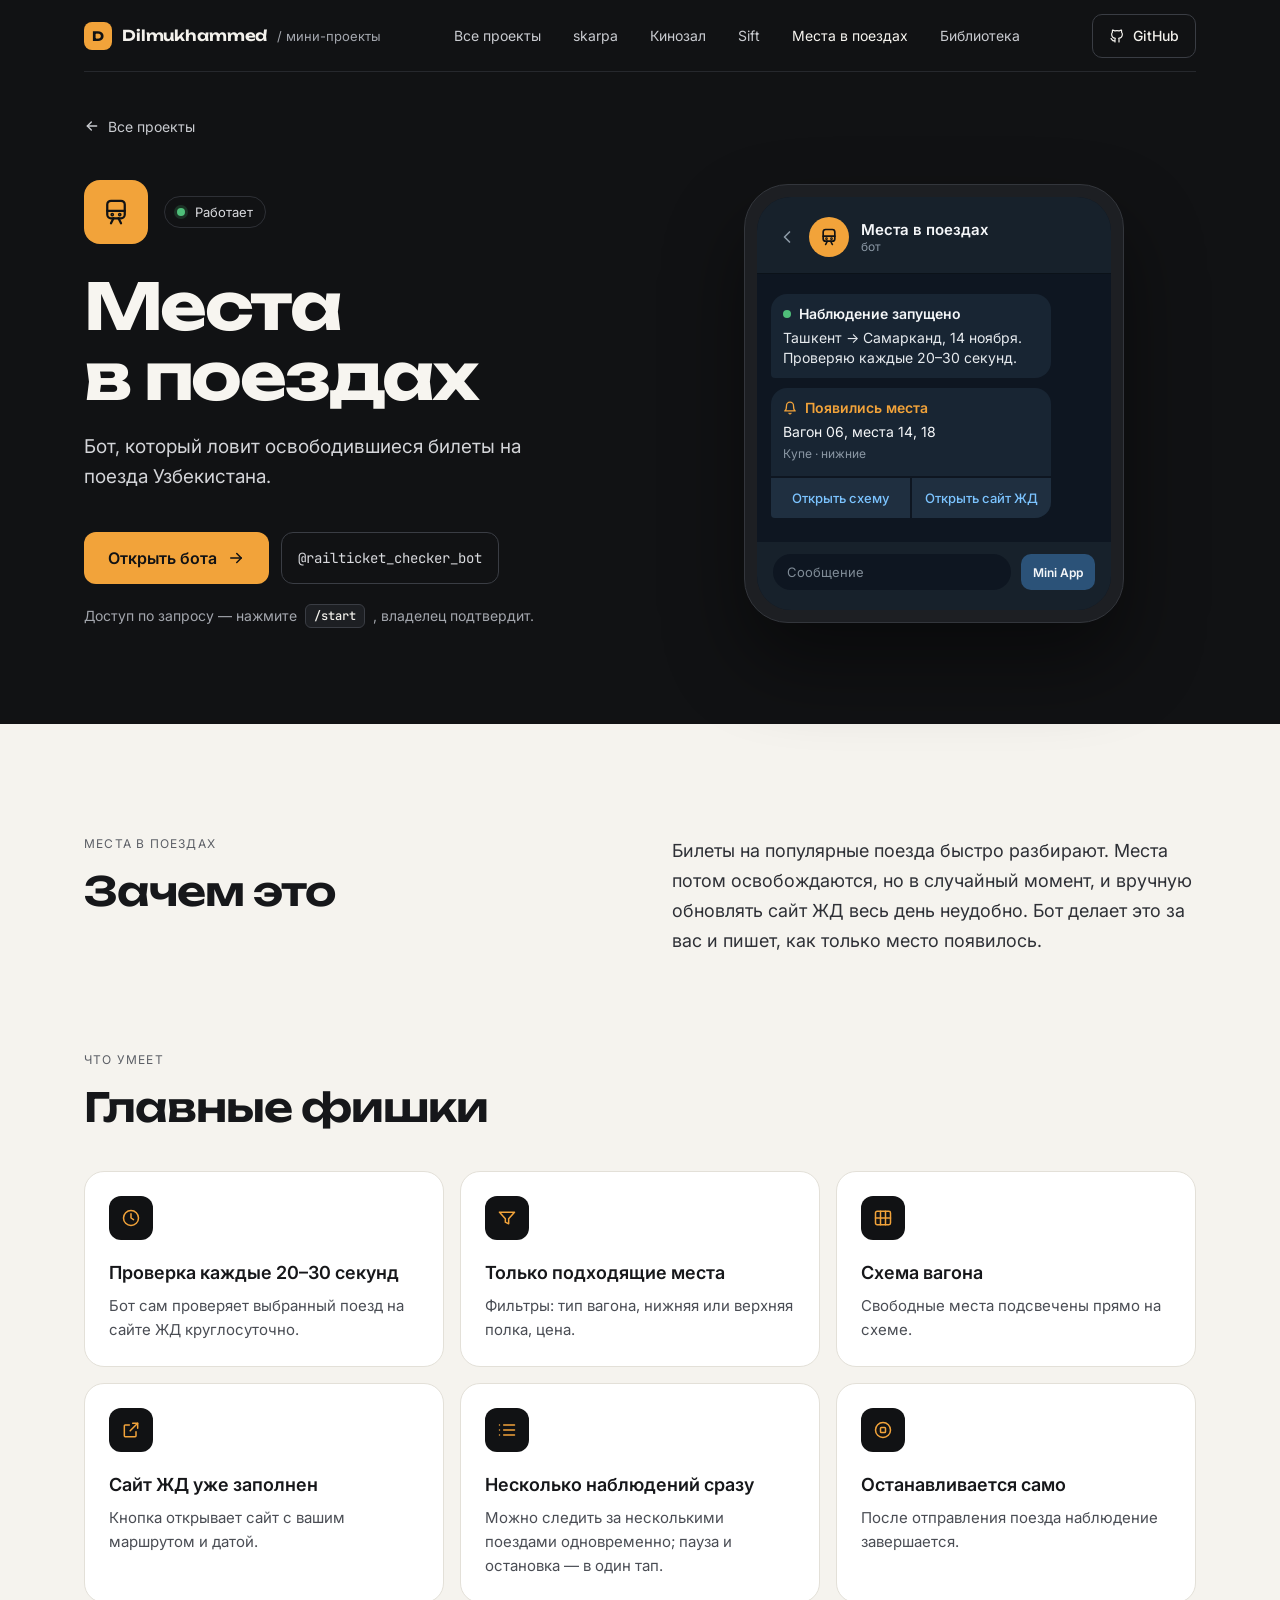
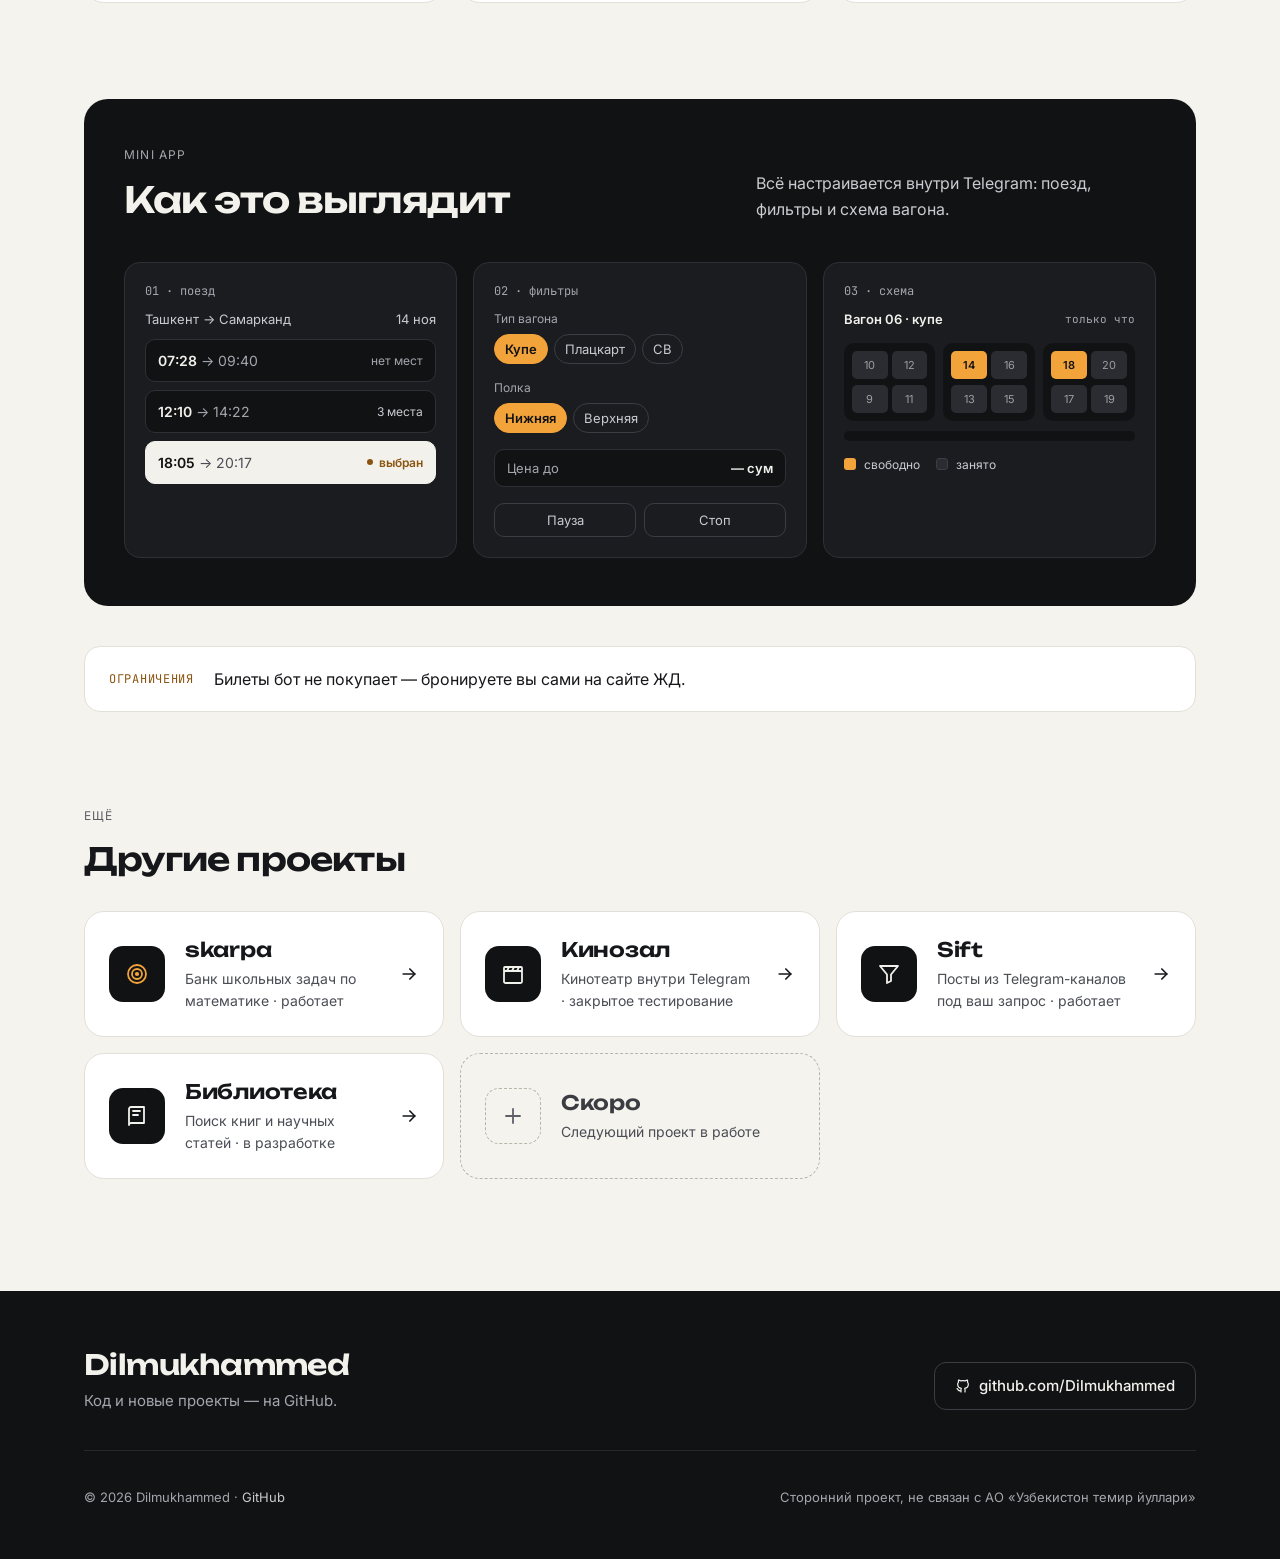
<file: trains/index.html>
<!doctype html>
<html lang="ru">
<head>
<meta charset="utf-8">
<meta name="viewport" content="width=device-width, initial-scale=1">
<title>Места в поездах — Dilmukhammed</title>
<meta name="description" content="Telegram-бот «Места в поездах» ловит освободившиеся билеты на поезда Узбекистана: проверяет выбранный поезд каждые 20–30 секунд и сразу пишет, когда появляются места.">
<meta name="theme-color" content="#111214">
<meta property="og:type" content="website">
<meta property="og:title" content="Места в поездах — Dilmukhammed">
<meta property="og:description" content="Бот, который ловит освободившиеся билеты на поезда Узбекистана.">
<meta property="og:url" content="https://dilmukhammed.github.io/trains/">
<meta property="og:locale" content="ru_RU">
<link rel="canonical" href="https://dilmukhammed.github.io/trains/">
<link rel="icon" href="../assets/favicon.svg" type="image/svg+xml">
<link rel="preconnect" href="https://fonts.googleapis.com">
<link rel="preconnect" href="https://fonts.gstatic.com" crossorigin>
<link href="https://fonts.googleapis.com/css2?family=Unbounded:wght@500;600;700&amp;family=Inter:wght@400;500;600&amp;family=JetBrains+Mono:wght@500&amp;display=swap" rel="stylesheet">
<link rel="stylesheet" href="../assets/style.css">
</head>
<body>
<a class="skip-link" href="#main">К содержимому</a>

<header class="site-header dark">
  <div class="wrap">
    <div class="bar">
      <a class="brand" href="../index.html" aria-label="Dilmukhammed — на главную">
        <span class="brand-mark" aria-hidden="true">D</span>
        <span class="brand-name">Dilmukhammed</span>
        <span class="brand-sub">/ мини-проекты</span>
      </a>
      <nav class="nav-links" aria-label="Проекты">
        <a href="../index.html">Все проекты</a>
        <a href="../skarpa/index.html">skarpa</a>
        <a href="../kinozal/index.html">Кинозал</a>
        <a href="../sift/index.html">Sift</a>
        <a href="index.html" aria-current="page">Места в поездах</a>
        <a href="../library/index.html">Библиотека</a>
      </nav>
      <a class="btn btn-ghost btn-sm icon-sm" href="https://github.com/Dilmukhammed" target="_blank" rel="noopener" aria-label="GitHub: Dilmukhammed">
        <svg aria-hidden="true" width="16" height="16" viewBox="0 0 24 24" fill="none" stroke="currentColor" stroke-width="1.8" stroke-linecap="round" stroke-linejoin="round"><path d="M9 19c-4.3 1.4-4.3-2.5-6-3m12 5v-3.5c0-1 .1-1.4-.5-2 2.8-.3 5.5-1.4 5.5-6a4.6 4.6 0 0 0-1.3-3.2 4.2 4.2 0 0 0-.1-3.2s-1.1-.3-3.5 1.3a12.3 12.3 0 0 0-6.2 0C6.5 2.8 5.4 3.1 5.4 3.1a4.2 4.2 0 0 0-.1 3.2A4.6 4.6 0 0 0 4 9.5c0 4.6 2.7 5.7 5.5 6-.6.6-.6 1.2-.5 2V21"/></svg>
        <span class="hide-sm">GitHub</span>
      </a>
    </div>
  </div>
</header>

<main id="main">
<div class="dark">
  <section class="hero project wrap" aria-labelledby="page-title">
    <a class="back-link" href="../index.html">
      <svg aria-hidden="true" width="16" height="16" viewBox="0 0 24 24" fill="none" stroke="currentColor" stroke-width="2" stroke-linecap="round" stroke-linejoin="round"><path d="M19 12H5"/><path d="m11 18-6-6 6-6"/></svg>
      Все проекты
    </a>

    <div class="hero-grid">
      <div>
        <div class="hero-meta">
          <span class="project-icon" aria-hidden="true"><svg width="30" height="30" viewBox="0 0 24 24" fill="none" stroke="currentColor" stroke-width="1.8" stroke-linecap="round" stroke-linejoin="round"><rect x="5" y="3" width="14" height="14" rx="3"/><path d="M5 11h14"/><path d="m8 21 2-4"/><path d="m16 21-2-4"/><circle cx="9" cy="14" r=".6"/><circle cx="15" cy="14" r=".6"/></svg></span>
          <span class="pill-dark"><span class="dot dot-ok glow" aria-hidden="true"></span>Работает</span>
        </div>

        <h1 class="hero-title md" id="page-title">Места<br>в поездах</h1>

        <p class="lead spaced">Бот, который ловит освободившиеся билеты на поезда Узбекистана.</p>

        <div class="actions">
          <a class="btn btn-primary" href="https://t.me/railticket_checker_bot" target="_blank" rel="noopener">
            Открыть бота
            <svg aria-hidden="true" width="18" height="18" viewBox="0 0 24 24" fill="none" stroke="currentColor" stroke-width="2" stroke-linecap="round" stroke-linejoin="round"><path d="M5 12h14"/><path d="m13 6 6 6-6 6"/></svg>
          </a>
          <span class="handle">@railticket_checker_bot</span>
        </div>

        <p class="hero-note lg flex">Доступ по запросу — нажмите <kbd>/start</kbd>, владелец подтвердит.</p>
      </div>

      <div class="phone-wrap">
        <div class="phone" role="img" aria-label="Пример уведомления бота: наблюдение за поездом Ташкент — Самарканд запущено, появились места 14 и 18 в вагоне 06">
          <div class="screen">
            <div class="chat-head">
              <svg width="20" height="20" viewBox="0 0 24 24" fill="none" stroke="#8B98A5" stroke-width="2" stroke-linecap="round" stroke-linejoin="round"><path d="m15 18-6-6 6-6"/></svg>
              <div class="avatar"><svg width="20" height="20" viewBox="0 0 24 24" fill="none" stroke="#111214" stroke-width="2" stroke-linecap="round" stroke-linejoin="round"><rect x="5" y="3" width="14" height="14" rx="3"/><path d="M5 11h14"/><path d="m8 21 2-4"/><path d="m16 21-2-4"/><circle cx="9" cy="14" r=".6"/><circle cx="15" cy="14" r=".6"/></svg></div>
              <div><div class="chat-title">Места в поездах</div><div class="chat-sub">бот</div></div>
            </div>
            <div class="msgs">
              <div class="msg msg-in">
                <div class="msg-strong"><span class="dot dot-ok"></span>Наблюдение запущено</div>
                Ташкент → Самарканд, 14 ноября. Проверяю каждые 20–30 секунд.
              </div>
              <div class="msg msg-in msg-full">
                <div class="msg-body">
                  <div class="msg-strong accent"><svg width="14" height="14" viewBox="0 0 24 24" fill="none" stroke="currentColor" stroke-width="2.2" stroke-linecap="round" stroke-linejoin="round"><path d="M6 8a6 6 0 0 1 12 0c0 7 3 9 3 9H3s3-2 3-9"/><path d="M10.3 21a1.94 1.94 0 0 0 3.4 0"/></svg>Появились места</div>
                  <div class="msg-hl">Вагон 06, места 14, 18</div>
                  <div class="msg-meta">Купе · нижние</div>
                </div>
                <div class="msg-btns"><span>Открыть схему</span><span>Открыть сайт ЖД</span></div>
              </div>
            </div>
            <div class="composer">
              <div class="composer-input">Сообщение</div>
              <div class="composer-btn">Mini App</div>
            </div>
          </div>
        </div>
      </div>
    </div>
  </section>
</div>

<section class="wrap section lg" aria-labelledby="why-title">
  <div class="why-grid">
    <div>
      <div class="kicker">Места в поездах</div>
      <h2 class="h2" id="why-title">Зачем это</h2>
    </div>
    <p>Билеты на популярные поезда быстро разбирают. Места потом освобождаются, но в случайный момент, и вручную обновлять сайт ЖД весь день неудобно. Бот делает это за вас и пишет, как только место появилось.</p>
  </div>
</section>

<section class="wrap section" aria-labelledby="features-title">
  <div class="section-head">
    <div>
      <div class="kicker">Что умеет</div>
      <h2 class="h2" id="features-title">Главные фишки</h2>
    </div>
  </div>

  <ul class="grid">
    <li class="feature">
      <span class="feature-icon" aria-hidden="true"><svg width="20" height="20" viewBox="0 0 24 24" fill="none" stroke="currentColor" stroke-width="1.8" stroke-linecap="round" stroke-linejoin="round"><circle cx="12" cy="12" r="9"/><path d="M12 7v5l3 2"/></svg></span>
      <h3>Проверка каждые 20–30 секунд</h3>
      <p>Бот сам проверяет выбранный поезд на сайте ЖД круглосуточно.</p>
    </li>
    <li class="feature">
      <span class="feature-icon" aria-hidden="true"><svg width="20" height="20" viewBox="0 0 24 24" fill="none" stroke="currentColor" stroke-width="1.8" stroke-linecap="round" stroke-linejoin="round"><path d="M3 5h18l-7 8v6l-4-2v-4z"/></svg></span>
      <h3>Только подходящие места</h3>
      <p>Фильтры: тип вагона, нижняя или верхняя полка, цена.</p>
    </li>
    <li class="feature">
      <span class="feature-icon" aria-hidden="true"><svg width="20" height="20" viewBox="0 0 24 24" fill="none" stroke="currentColor" stroke-width="1.8" stroke-linecap="round" stroke-linejoin="round"><rect x="3" y="4" width="18" height="16" rx="2"/><path d="M9 4v16"/><path d="M15 4v16"/><path d="M3 12h18"/></svg></span>
      <h3>Схема вагона</h3>
      <p>Свободные места подсвечены прямо на схеме.</p>
    </li>
    <li class="feature">
      <span class="feature-icon" aria-hidden="true"><svg width="20" height="20" viewBox="0 0 24 24" fill="none" stroke="currentColor" stroke-width="1.8" stroke-linecap="round" stroke-linejoin="round"><path d="M14 4h6v6"/><path d="M20 4 11 13"/><path d="M18 14v5a1 1 0 0 1-1 1H5a1 1 0 0 1-1-1V7a1 1 0 0 1 1-1h5"/></svg></span>
      <h3>Сайт ЖД уже заполнен</h3>
      <p>Кнопка открывает сайт с вашим маршрутом и датой.</p>
    </li>
    <li class="feature">
      <span class="feature-icon" aria-hidden="true"><svg width="20" height="20" viewBox="0 0 24 24" fill="none" stroke="currentColor" stroke-width="1.8" stroke-linecap="round" stroke-linejoin="round"><path d="M8 6h13"/><path d="M8 12h13"/><path d="M8 18h13"/><path d="M3 6h.01"/><path d="M3 12h.01"/><path d="M3 18h.01"/></svg></span>
      <h3>Несколько наблюдений сразу</h3>
      <p>Можно следить за несколькими поездами одновременно; пауза и остановка — в один тап.</p>
    </li>
    <li class="feature">
      <span class="feature-icon" aria-hidden="true"><svg width="20" height="20" viewBox="0 0 24 24" fill="none" stroke="currentColor" stroke-width="1.8" stroke-linecap="round" stroke-linejoin="round"><circle cx="12" cy="12" r="9"/><rect x="9" y="9" width="6" height="6" rx="1"/></svg></span>
      <h3>Останавливается само</h3>
      <p>После отправления поезда наблюдение завершается.</p>
    </li>
  </ul>
</section>

<section class="wrap section" aria-labelledby="looks-title">
  <div class="band">
    <div class="section-head">
      <div>
        <div class="kicker">Mini App</div>
        <h2 class="h2 band-h" id="looks-title">Как это выглядит</h2>
      </div>
      <p>Всё настраивается внутри Telegram: поезд, фильтры и схема вагона.</p>
    </div>

    <div class="grid">
      <div class="snippet" role="img" aria-label="Пример списка поездов Ташкент — Самарканд на 14 ноября, выбран поезд 18:05">
        <div class="snippet-label">01 · поезд</div>
        <div class="snippet-row"><span>Ташкент → Самарканд</span><span>14 ноя</span></div>
        <div class="trains">
          <div class="train"><span><b>07:28</b> <span class="dim">→ 09:40</span></span><small>нет мест</small></div>
          <div class="train"><span><b>12:10</b> <span class="dim">→ 14:22</span></span><small class="lit">3 места</small></div>
          <div class="train sel"><span><b>18:05</b> <span class="dim">→ 20:17</span></span><small><i></i>выбран</small></div>
        </div>
      </div>

      <div class="snippet" role="img" aria-label="Пример фильтров наблюдения: купе, нижняя полка, кнопки паузы и остановки">
        <div class="snippet-label">02 · фильтры</div>
        <div class="f-label">Тип вагона</div>
        <div class="chips"><span class="chip on">Купе</span><span class="chip">Плацкарт</span><span class="chip">СВ</span></div>
        <div class="f-label">Полка</div>
        <div class="chips"><span class="chip on">Нижняя</span><span class="chip">Верхняя</span></div>
        <div class="field"><span>Цена до</span><span>— сум</span></div>
        <div class="split-btns"><span>Пауза</span><span>Стоп</span></div>
      </div>

      <div class="snippet" role="img" aria-label="Пример схемы вагона: свободны места 14 и 18">
        <div class="snippet-label">03 · схема</div>
        <div class="snippet-row" style="margin-bottom:16px;align-items:center"><span style="font-weight:600;color:#F3F1EC">Вагон 06 · купе</span><span class="mono" style="font-size:11px;color:#A3A6AD">только что</span></div>
        <div class="coach">
          <div class="compartment">
            <div class="berths"><span class="berth">10</span><span class="berth">12</span></div>
            <div class="berths"><span class="berth">9</span><span class="berth">11</span></div>
          </div>
          <div class="compartment">
            <div class="berths"><span class="berth free">14</span><span class="berth">16</span></div>
            <div class="berths"><span class="berth">13</span><span class="berth">15</span></div>
          </div>
          <div class="compartment">
            <div class="berths"><span class="berth free">18</span><span class="berth">20</span></div>
            <div class="berths"><span class="berth">17</span><span class="berth">19</span></div>
          </div>
        </div>
        <div class="corridor"></div>
        <div class="legend"><span><i></i>свободно</span><span><i class="taken"></i>занято</span></div>
      </div>
    </div>
  </div>
</section>

<section class="wrap" style="padding-top:40px" aria-label="Ограничения">
  <div class="limit-strip">
    <span class="mono">Ограничения</span>
    <span>Билеты бот не покупает — бронируете вы сами на сайте ЖД.</span>
  </div>
</section>

<section class="wrap section end" aria-labelledby="other-title">
  <div class="kicker">Ещё</div>
  <h2 class="h2 sm" id="other-title" style="margin-bottom:32px">Другие проекты</h2>

  <div class="grid">
    <a class="mini" href="../skarpa/index.html">
      <span class="tile-icon accent" aria-hidden="true"><svg width="24" height="24" viewBox="0 0 24 24" fill="none" stroke="currentColor" stroke-width="1.8" stroke-linecap="round" stroke-linejoin="round"><circle cx="12" cy="12" r="9"/><circle cx="12" cy="12" r="5"/><circle cx="12" cy="12" r="1.2" fill="currentColor"/></svg></span>
      <div class="mini-body">
        <h3>skarpa</h3>
        <div>Банк школьных задач по математике · работает</div>
      </div>
      <svg aria-hidden="true" width="20" height="20" viewBox="0 0 24 24" fill="none" stroke="currentColor" stroke-width="2" stroke-linecap="round" stroke-linejoin="round"><path d="M5 12h14"/><path d="m13 6 6 6-6 6"/></svg>
    </a>

    <a class="mini" href="../kinozal/index.html">
      <span class="tile-icon" aria-hidden="true"><svg width="24" height="24" viewBox="0 0 24 24" fill="none" stroke="currentColor" stroke-width="1.8" stroke-linecap="round" stroke-linejoin="round"><rect x="3" y="9" width="18" height="12" rx="1.5"/><path d="M3 9V6a1 1 0 0 1 1-1h16a1 1 0 0 1 1 1v3"/><path d="m8 5-2 4"/><path d="m13 5-2 4"/><path d="m18 5-2 4"/></svg></span>
      <div class="mini-body">
        <h3>Кинозал</h3>
        <div>Кинотеатр внутри Telegram · закрытое тестирование</div>
      </div>
      <svg aria-hidden="true" width="20" height="20" viewBox="0 0 24 24" fill="none" stroke="currentColor" stroke-width="2" stroke-linecap="round" stroke-linejoin="round"><path d="M5 12h14"/><path d="m13 6 6 6-6 6"/></svg>
    </a>

    <a class="mini" href="../sift/index.html">
      <span class="tile-icon" aria-hidden="true"><svg width="24" height="24" viewBox="0 0 24 24" fill="none" stroke="currentColor" stroke-width="1.8" stroke-linecap="round" stroke-linejoin="round"><path d="M3 4h18l-7 8.5V19l-4 2v-8.5z"/></svg></span>
      <div class="mini-body">
        <h3>Sift</h3>
        <div>Посты из Telegram-каналов под ваш запрос · работает</div>
      </div>
      <svg aria-hidden="true" width="20" height="20" viewBox="0 0 24 24" fill="none" stroke="currentColor" stroke-width="2" stroke-linecap="round" stroke-linejoin="round"><path d="M5 12h14"/><path d="m13 6 6 6-6 6"/></svg>
    </a>

    <a class="mini" href="../library/index.html">
      <span class="tile-icon" aria-hidden="true"><svg width="24" height="24" viewBox="0 0 24 24" fill="none" stroke="currentColor" stroke-width="1.8" stroke-linecap="round" stroke-linejoin="round"><path d="M4 19.5V5a2 2 0 0 1 2-2h13v16H6a2 2 0 0 0-2 2z"/><path d="M8 7h7"/><path d="M8 11h5"/></svg></span>
      <div class="mini-body">
        <h3>Библиотека</h3>
        <div>Поиск книг и научных статей · в разработке</div>
      </div>
      <svg aria-hidden="true" width="20" height="20" viewBox="0 0 24 24" fill="none" stroke="currentColor" stroke-width="2" stroke-linecap="round" stroke-linejoin="round"><path d="M5 12h14"/><path d="m13 6 6 6-6 6"/></svg>
    </a>

    <div class="mini soon">
      <span class="tile-icon dashed" aria-hidden="true"><svg width="24" height="24" viewBox="0 0 24 24" fill="none" stroke="currentColor" stroke-width="1.8" stroke-linecap="round" stroke-linejoin="round"><path d="M12 5v14"/><path d="M5 12h14"/></svg></span>
      <div class="mini-body">
        <h3>Скоро</h3>
        <div>Следующий проект в работе</div>
      </div>
    </div>
  </div>
</section>
</main>

<footer class="site-footer">
  <div class="wrap">
    <div class="foot-top">
      <div>
        <div class="foot-name">Dilmukhammed</div>
        <div class="foot-sub">Код и новые проекты — на GitHub.</div>
      </div>
      <div class="actions">
        <a class="btn btn-ghost btn-md" href="https://github.com/Dilmukhammed" target="_blank" rel="noopener">
          <svg aria-hidden="true" width="16" height="16" viewBox="0 0 24 24" fill="none" stroke="currentColor" stroke-width="1.8" stroke-linecap="round" stroke-linejoin="round"><path d="M9 19c-4.3 1.4-4.3-2.5-6-3m12 5v-3.5c0-1 .1-1.4-.5-2 2.8-.3 5.5-1.4 5.5-6a4.6 4.6 0 0 0-1.3-3.2 4.2 4.2 0 0 0-.1-3.2s-1.1-.3-3.5 1.3a12.3 12.3 0 0 0-6.2 0C6.5 2.8 5.4 3.1 5.4 3.1a4.2 4.2 0 0 0-.1 3.2A4.6 4.6 0 0 0 4 9.5c0 4.6 2.7 5.7 5.5 6-.6.6-.6 1.2-.5 2V21"/></svg>
          github.com/Dilmukhammed
        </a>
      </div>
    </div>
    <div class="foot-bottom">
      <span>© 2026 Dilmukhammed · <a href="https://github.com/Dilmukhammed" target="_blank" rel="noopener">GitHub</a></span>
      <span>Сторонний проект, не связан с АО «Узбекистон темир йуллари»</span>
    </div>
  </div>
</footer>
</body>
</html>
</file>
<file: assets/style.css>
/* Dilmukhammed — мини-проекты. Shared styles ("Signal on graphite"). */

:root {
  --accent: #F2A33A;
  --accent-ink: #8A5410;
  --graphite: #111214;
  --graphite-2: #1D1F23;
  --graphite-3: #1A1C20;
  --line-dark: #26282D;
  --line-dark-2: #2E3036;
  --line-dark-3: #3A3D44;
  --paper: #F5F3EE;
  --ink: #16171A;
  --ink-2: #2E3036;
  --muted: #4A4D54;
  --muted-2: #5C5F66;
  --line: #E3E0D8;
  --line-2: #ECE9E2;
  --line-3: #D9D5CB;
  --dash: #B9B4A8;
  --on-dark: #F3F1EC;
  --on-dark-strong: #F7F5F0;
  --on-dark-2: #D3D4D8;
  --on-dark-3: #C9CBD0;
  --on-dark-muted: #A3A6AD;
  --ok: #4FBF7A;
  --ok-ink: #2F7A4B;
  --f-display: 'Unbounded', system-ui, sans-serif;
  --f-body: 'Inter', system-ui, -apple-system, 'Segoe UI', sans-serif;
  --f-mono: 'JetBrains Mono', ui-monospace, SFMono-Regular, Menlo, monospace;
  --gutter: 24px;
  color-scheme: light;
}

*, *::before, *::after { box-sizing: border-box; }
html { -webkit-text-size-adjust: 100%; background: var(--graphite); }
body {
  margin: 0;
  background: var(--paper);
  color: var(--ink);
  font-family: var(--f-body);
  -webkit-font-smoothing: antialiased;
  overflow-x: hidden;
}
img, svg { display: block; }
a { color: inherit; text-decoration: none; }
a:hover { opacity: .88; }
a:focus-visible, button:focus-visible {
  outline: 2px solid var(--ink);
  outline-offset: 3px;
}
.dark a:focus-visible, .dark button:focus-visible,
.band a:focus-visible, .band button:focus-visible,
.site-footer a:focus-visible, .site-footer button:focus-visible { outline-color: var(--accent); }
.back-link:focus-visible, .more:focus-visible, .foot-bottom a:focus-visible { border-radius: 6px; }
h1, h2, h3 { text-wrap: balance; }

.skip-link {
  position: absolute; left: 16px; top: -100px; z-index: 10;
  padding: 10px 16px; border-radius: 10px;
  background: var(--accent); color: var(--graphite); font-weight: 600;
}
.skip-link:focus { top: 12px; }

.wrap { max-width: 1160px; margin: 0 auto; padding-left: var(--gutter); padding-right: var(--gutter); }
.dark { background: var(--graphite); color: var(--on-dark); }

/* ---------- header ---------- */
.site-header .bar {
  display: flex; align-items: center; justify-content: space-between; gap: 24px;
  height: 72px; border-bottom: 1px solid var(--line-dark);
}
.header-left { display: flex; align-items: center; gap: 24px; min-width: 0; }
.brand { display: flex; align-items: center; gap: 10px; min-height: 44px; min-width: 0; }
.brand-mark {
  flex: none; display: inline-flex; align-items: center; justify-content: center;
  width: 28px; height: 28px; border-radius: 8px;
  background: var(--accent); color: var(--graphite);
  font-family: var(--f-display); font-weight: 700; font-size: 13px;
}
.brand-name { font-family: var(--f-display); font-weight: 600; font-size: 15px; letter-spacing: -0.01em; }
.brand-sub { font-size: 13px; color: var(--on-dark-muted); white-space: nowrap; }
.nav-links { display: flex; align-items: center; gap: 32px; font-size: 14px; color: var(--on-dark-3); }
.nav-links a { display: inline-flex; align-items: center; min-height: 44px; }
.nav-links a[aria-current="page"] { color: var(--on-dark-strong); }
.back-link { display: inline-flex; align-items: center; gap: 8px; min-height: 44px; font-size: 14px; color: var(--on-dark-3); }

/* ---------- buttons, pills ---------- */
.btn {
  display: inline-flex; align-items: center; gap: 10px;
  min-height: 52px; padding: 0 24px; border-radius: 12px;
  font-weight: 600; font-size: 16px;
}
.btn-primary { background: var(--accent); color: var(--graphite); }
.btn-ghost { border: 1px solid var(--line-dark-3); color: var(--on-dark); font-weight: 500; }
.btn-sm { min-height: 44px; padding: 0 16px; border-radius: 10px; gap: 8px; font-size: 14px; font-weight: 500; }
.btn-md { min-height: 48px; padding: 0 20px; gap: 8px; font-size: 15px; }
.actions { display: flex; flex-wrap: wrap; align-items: center; gap: 12px; }

.pill-dark {
  display: inline-flex; align-items: center; gap: 10px; height: 32px; padding: 0 12px;
  border: 1px solid var(--line-dark-2); border-radius: 999px; font-size: 13px; color: #D9DADE;
}
.pill-dark.sm { height: 28px; gap: 8px; }
.dot { flex: none; width: 8px; height: 8px; border-radius: 50%; }
.dot-ok { background: var(--ok); }
.dot-ok.glow { box-shadow: 0 0 0 3px rgba(79,191,122,.18); }
.dot-ok-ink { background: var(--ok-ink); }
.dot-accent { background: var(--accent); }
.dot-accent.glow { box-shadow: 0 0 0 3px rgba(242,163,58,.18); }
.dot-ring { border: 1.5px solid #77736A; }

.handle {
  display: inline-flex; align-items: center; min-height: 52px; padding: 0 16px;
  border-radius: 12px; border: 1px solid var(--line-dark-3);
  font-family: var(--f-mono); font-size: 14px; color: #D9DADE;
  overflow-wrap: anywhere;
}
/* Non-clickable status badge (used instead of a CTA when there is no public link) */
.status-badge {
  display: inline-flex; align-items: center; gap: 10px;
  min-height: 52px; padding: 0 20px; border-radius: 999px;
  border: 1px dashed var(--line-dark-3); background: var(--graphite-2);
  font-family: var(--f-mono); font-size: 14px; color: var(--on-dark-3);
  cursor: default; user-select: none;
}
kbd, .kbd {
  display: inline-flex; align-items: center; height: 24px; padding: 0 8px; border-radius: 6px;
  background: var(--graphite-2); border: 1px solid var(--line-dark-3);
  font-family: var(--f-mono); font-size: 12px; font-weight: 500; color: var(--on-dark);
}
.mono { font-family: var(--f-mono); }

/* ---------- hero ---------- */
.hero { padding-top: 72px; padding-bottom: 96px; }
.hero.project { padding-top: 32px; }
.hero-grid {
  display: grid; grid-template-columns: repeat(auto-fit, minmax(min(280px, 100%), 1fr));
  gap: 64px; align-items: center;
}
.hero-grid.wide-min { grid-template-columns: repeat(auto-fit, minmax(min(340px, 100%), 1fr)); }
.project .hero-grid { margin-top: 32px; }
.hero-meta { display: flex; flex-wrap: wrap; align-items: center; gap: 16px; }
.hero-meta.tight { gap: 12px; }
.kicker-mono { font-family: var(--f-mono); font-size: 12px; letter-spacing: .08em; text-transform: uppercase; color: var(--on-dark-muted); }
.project-icon {
  flex: none; display: flex; align-items: center; justify-content: center;
  width: 64px; height: 64px; border-radius: 16px; background: var(--accent); color: var(--graphite);
}
.project-icon.sm { width: 56px; height: 56px; border-radius: 14px; }
.hero-title {
  margin: 24px 0; font-family: var(--f-display); font-weight: 700;
  font-size: clamp(36px, 5.6vw, 72px); line-height: 1.06; letter-spacing: -0.035em; color: var(--on-dark-strong);
}
.hero-title.md { font-size: clamp(36px, 5vw, 64px); line-height: 1.09; margin: 28px 0 20px; }
.hero-title.lib { margin: 32px 0 24px; }
.lead { margin: 0 0 32px; font-size: 19px; line-height: 30px; color: var(--on-dark-2); max-width: 500px; }
.lead.spaced { margin-bottom: 40px; }
.hero-note { margin: 16px 0 0; font-size: 13px; line-height: 20px; color: var(--on-dark-muted); max-width: 460px; }
.hero-note.lg { margin-top: 20px; font-size: 14px; line-height: 22px; }
.hero-note.flex { display: flex; flex-wrap: wrap; align-items: center; gap: 8px; }
.hero-note .mono { color: #D9DADE; }

.ticks { list-style: none; margin: 0 0 40px; padding: 0; display: flex; flex-direction: column; gap: 14px; max-width: 500px; }
.ticks li { display: flex; align-items: center; gap: 14px; font-size: 15px; line-height: 22px; color: var(--on-dark); }
.tick-icon {
  flex: none; width: 36px; height: 36px; border-radius: 10px;
  background: var(--graphite-2); border: 1px solid var(--line-dark-2); color: var(--accent);
  display: flex; align-items: center; justify-content: center;
}

/* ---------- phone mockup ---------- */
.phone-wrap { display: flex; justify-content: center; min-width: 0; }
.phone {
  width: 100%; max-width: 380px; padding: 12px; border-radius: 44px;
  background: var(--graphite-2); border: 1px solid #33363C; box-shadow: 0 40px 80px rgba(0,0,0,.45);
}
.screen { border-radius: 34px; overflow: hidden; background: #0E1621; }
.chat-head { display: flex; align-items: center; gap: 12px; padding: 20px 20px 16px; background: #17212B; border-bottom: 1px solid #0B1219; }
.avatar { flex: none; width: 40px; height: 40px; border-radius: 50%; background: var(--accent); display: flex; align-items: center; justify-content: center; }
.chat-title { font-size: 15px; font-weight: 600; color: #F5F7F9; }
.chat-sub { font-size: 12px; color: #8B98A5; }
.msgs { display: flex; flex-direction: column; gap: 10px; padding: 20px 14px 24px; font-size: 14px; line-height: 20px; }
.msg { max-width: 86%; padding: 10px 12px; border-radius: 16px 16px 16px 4px; background: #182533; color: #E6EAEE; }
.msg-in { align-self: flex-start; }
.msg-out { align-self: flex-end; max-width: 70%; padding: 8px 12px; border-radius: 16px 16px 4px 16px; background: #2B5278; color: #F5F7F9; }
.msg-out.mono { font-size: 13px; }
.msg-full { width: 86%; padding: 0; overflow: hidden; }
.msg-body { padding: 10px 12px 12px; }
.msg-strong { display: flex; align-items: center; gap: 8px; font-weight: 600; color: #F5F7F9; margin-bottom: 4px; }
.msg-strong.accent { color: var(--accent); }
.msg-hl { color: #F5F7F9; }
.msg-meta { font-size: 12px; color: #8B98A5; margin-top: 2px; }
.msg-btns { display: grid; grid-template-columns: 1fr 1fr; gap: 2px; border-top: 2px solid #0E1621; background: #0E1621; }
.msg-btns span { padding: 10px 4px; text-align: center; background: #1F2F40; color: #7CC4FF; font-size: 13px; font-weight: 500; }
/* quoted channel post inside a bot message (Sift) */
.msg-quote {
  margin: 8px 0; padding: 6px 10px; border-left: 3px solid #7CC4FF; border-radius: 4px;
  background: rgba(124,196,255,.08); font-size: 13px; line-height: 18px; color: #C9D3DC;
  overflow-wrap: anywhere;
}
.msg-quote b { display: block; font-weight: 600; color: #7CC4FF; margin-bottom: 2px; }
.results { align-self: flex-start; width: 86%; display: flex; flex-direction: column; gap: 2px; border-radius: 16px 16px 16px 4px; background: #0E1621; overflow: hidden; }
.result { padding: 10px 12px; background: #182533; }
.result-top { display: flex; justify-content: space-between; align-items: flex-start; gap: 8px; }
.result-title { font-weight: 600; color: #F5F7F9; }
.result-tag { flex: none; padding: 2px 8px; border-radius: 999px; font-family: var(--f-mono); font-size: 11px; background: var(--accent); color: var(--graphite); }
.result-tag.alt { background: #2B5278; color: #F5F7F9; }
.composer { display: flex; align-items: center; gap: 10px; padding: 12px 16px 20px; background: #17212B; }
.composer-input { flex: 1; min-width: 0; height: 36px; border-radius: 18px; background: #0E1621; display: flex; align-items: center; padding: 0 14px; font-size: 13px; color: #7F8B96; }
.composer-btn { flex: none; height: 36px; padding: 0 12px; border-radius: 10px; background: #2B5278; display: flex; align-items: center; font-size: 12px; font-weight: 600; color: #F5F7F9; }
.composer-btn.round { width: 36px; padding: 0; border-radius: 50%; justify-content: center; }

/* ---------- sections (light) ---------- */
.section { padding-top: 96px; }
.section.lg { padding-top: 112px; }
.section.end { padding-bottom: 112px; }
.kicker { font-size: 12px; letter-spacing: .1em; text-transform: uppercase; color: var(--muted-2); margin-bottom: 16px; }
.dark .kicker, .band .kicker { color: var(--on-dark-muted); }
.h2 { margin: 0; font-family: var(--f-display); font-weight: 600; font-size: 40px; line-height: 48px; letter-spacing: -0.025em; }
.h2.sm { font-size: 32px; line-height: 40px; }
.h2.band-h { font-size: 36px; line-height: 44px; }
.section-head { display: flex; flex-wrap: wrap; align-items: flex-end; justify-content: space-between; gap: 24px; margin-bottom: 40px; }
.section-head p { margin: 0; max-width: 400px; font-size: 16px; line-height: 26px; color: var(--muted); }
.band .section-head p { color: var(--on-dark-3); }
.intro { margin: 0; max-width: 720px; font-family: var(--f-display); font-weight: 500; font-size: 22px; line-height: 34px; letter-spacing: -0.015em; color: var(--ink); }
.why-grid { display: grid; grid-template-columns: repeat(auto-fit, minmax(min(280px, 100%), 1fr)); gap: 24px 64px; align-items: start; }
.why-grid p { margin: 0; font-size: 18px; line-height: 30px; color: var(--ink-2); max-width: 620px; }
.grid { display: grid; grid-template-columns: repeat(auto-fit, minmax(min(280px, 100%), 1fr)); gap: 16px; }
.grid.min250 { grid-template-columns: repeat(auto-fit, minmax(min(250px, 100%), 1fr)); }
ul.grid { list-style: none; margin: 0; padding: 0; }

/* project cards */
.card {
  display: flex; flex-direction: column; min-height: 280px; padding: 24px;
  background: #FFFFFF; border: 1px solid var(--line); border-radius: 20px;
}
.card-top { display: flex; align-items: flex-start; justify-content: space-between; gap: 12px; margin-bottom: 24px; }
.tile-icon {
  flex: none; width: 56px; height: 56px; border-radius: 14px; background: var(--graphite); color: var(--on-dark);
  display: flex; align-items: center; justify-content: center;
}
.tile-icon.accent { color: var(--accent); }
.tile-icon.dashed { background: transparent; border: 1.5px dashed var(--dash); color: var(--muted-2); }
.badge-new {
  display: inline-flex; align-items: center; height: 26px; padding: 0 10px; border-radius: 999px;
  background: var(--accent); color: var(--graphite);
  font-family: var(--f-mono); font-size: 11px; letter-spacing: .06em; text-transform: uppercase;
}
.card h3 { margin: 0 0 8px; font-family: var(--f-display); font-weight: 600; font-size: 22px; line-height: 30px; letter-spacing: -0.015em; }
.card p { margin: 0 0 20px; font-size: 15px; line-height: 24px; color: var(--muted); }
.tags { display: flex; flex-wrap: wrap; gap: 6px; margin-bottom: 24px; }
.tag { padding: 5px 10px; border-radius: 999px; background: var(--paper); border: 1px solid var(--line); font-family: var(--f-mono); font-size: 12px; color: var(--muted); }
.card-foot { margin-top: auto; display: flex; align-items: center; justify-content: space-between; gap: 16px; padding-top: 16px; border-top: 1px solid var(--line-2); }
.status {
  display: inline-flex; align-items: center; gap: 8px; height: 32px; padding: 0 12px; border-radius: 999px;
  background: #FFFFFF; border: 1px solid var(--line); font-size: 13px; color: var(--ink);
}
.status.dashed { background: transparent; border: 1px dashed var(--dash); color: var(--muted); }
.go {
  flex: none; display: inline-flex; align-items: center; justify-content: center;
  width: 44px; height: 44px; border-radius: 12px; background: var(--graphite); color: var(--on-dark-strong);
}
.card.soon { background: transparent; border: 1.5px dashed var(--dash); }
.card.soon h3 { color: #3A3C42; }
.card.soon p { margin-bottom: 24px; }
.card.soon .card-foot { border-top: 1px dashed var(--line-3); }

/* feature tiles */
.feature { display: flex; flex-direction: column; background: #FFFFFF; border: 1px solid var(--line); border-radius: 20px; padding: 24px; }
.feature-icon {
  display: flex; align-items: center; justify-content: center; width: 44px; height: 44px;
  border-radius: 12px; background: var(--graphite); color: var(--accent); margin-bottom: 20px;
}
.feature-num { font-family: var(--f-mono); font-size: 13px; color: var(--accent-ink); margin-bottom: 16px; }
.feature h3 { margin: 0 0 8px; font-size: 18px; line-height: 26px; font-weight: 600; }
.feature p { margin: 0; font-size: 15px; line-height: 24px; color: var(--muted); }

/* dark band inside light page */
.band { background: var(--graphite); color: var(--on-dark); border-radius: 24px; padding: 48px 40px; }
.snippet { background: var(--graphite-3); border: 1px solid var(--line-dark-2); border-radius: 16px; padding: 20px; min-width: 0; }
.snippet-label { font-family: var(--f-mono); font-size: 12px; color: var(--on-dark-muted); margin-bottom: 12px; }
.snippet-row { display: flex; justify-content: space-between; gap: 12px; font-size: 13px; color: var(--on-dark-3); margin-bottom: 12px; }
.trains { display: flex; flex-direction: column; gap: 8px; font-size: 14px; }
.train { display: flex; justify-content: space-between; align-items: center; gap: 8px; padding: 12px; border-radius: 10px; background: var(--graphite); border: 1px solid var(--line-dark-2); }
.train b { font-weight: 600; color: var(--on-dark); }
.train .dim { color: var(--on-dark-muted); }
.train small { font-size: 12px; color: var(--on-dark-muted); }
.train small.lit { color: var(--on-dark-3); }
.train.sel { background: var(--on-dark); color: var(--graphite); border-color: var(--on-dark); }
.train.sel b { color: var(--graphite); }
.train.sel .dim { color: var(--muted); }
.train.sel small { display: inline-flex; align-items: center; gap: 6px; font-weight: 600; color: var(--accent-ink); }
.train.sel small i { width: 6px; height: 6px; border-radius: 50%; background: var(--accent-ink); }
.f-label { font-size: 12px; color: var(--on-dark-muted); margin-bottom: 8px; }
.chips { display: flex; flex-wrap: wrap; gap: 6px; margin-bottom: 16px; font-size: 13px; }
.chip { padding: 6px 10px; border-radius: 999px; border: 1px solid var(--line-dark-3); color: var(--on-dark-3); }
.chip.on { background: var(--accent); border-color: var(--accent); color: var(--graphite); font-weight: 600; }
.field { display: flex; justify-content: space-between; align-items: center; padding: 10px 12px; border-radius: 10px; background: var(--graphite); border: 1px solid var(--line-dark-2); font-size: 13px; }
.field span:first-child { color: var(--on-dark-muted); }
.field span:last-child { font-weight: 600; color: var(--on-dark); }
.split-btns { display: flex; gap: 8px; margin-top: 16px; font-size: 13px; }
.split-btns span { flex: 1; text-align: center; padding: 8px; border-radius: 10px; border: 1px solid var(--line-dark-3); color: var(--on-dark-3); }
.coach { display: grid; grid-template-columns: repeat(3, 1fr); gap: 8px; }
.compartment { display: grid; gap: 6px; padding: 8px; border-radius: 10px; background: var(--graphite); }
.berths { display: grid; grid-template-columns: 1fr 1fr; gap: 4px; }
.berth { height: 28px; border-radius: 5px; background: #2A2C31; font-size: 11px; color: #9A9DA4; display: flex; align-items: center; justify-content: center; }
.berth.free { background: var(--accent); color: var(--graphite); font-weight: 600; }
.corridor { height: 10px; margin-top: 10px; border-radius: 5px; background: var(--graphite); }
.legend { display: flex; flex-wrap: wrap; gap: 16px; margin-top: 16px; font-size: 12px; color: var(--on-dark-3); }
.legend span { display: inline-flex; align-items: center; gap: 8px; }
.legend i { width: 12px; height: 12px; border-radius: 3px; background: var(--accent); }
.legend i.taken { background: #2A2C31; border: 1px solid var(--line-dark-3); }

/* "how it works" steps (Sift page) */
ol.grid { list-style: none; margin: 0; padding: 0; }
.step-title { margin: 0 0 8px; font-size: 18px; line-height: 26px; font-weight: 600; color: var(--on-dark-strong); }
.step-text { margin: 0 0 16px; font-size: 14px; line-height: 22px; color: var(--on-dark-3); }
.steps .chips { margin-bottom: 0; }
.stack { display: flex; flex-direction: column; gap: 8px; }
.field span.ok-text { color: var(--ok); }
.band-note { margin: 24px 0 0; font-size: 14px; line-height: 22px; color: var(--on-dark-muted); }

.limit-strip {
  display: flex; flex-wrap: wrap; align-items: center; gap: 12px 20px; padding: 20px 24px;
  border-radius: 16px; background: #FFFFFF; border: 1px solid var(--line);
}
.limit-strip .mono { font-size: 12px; letter-spacing: .06em; text-transform: uppercase; color: var(--accent-ink); }
.limit-strip span:last-child { font-size: 16px; line-height: 24px; color: var(--ink); }
.limit-band { display: flex; flex-wrap: wrap; align-items: center; gap: 20px 32px; padding: 32px 40px; }
.limit-band .ico {
  flex: none; width: 48px; height: 48px; border-radius: 12px; border: 1px solid var(--line-dark-3); color: var(--accent);
  display: flex; align-items: center; justify-content: center;
}
.limit-band .txt { min-width: 0; flex: 1 1 260px; }
.limit-band .kicker { margin-bottom: 8px; }
.limit-band .big { font-size: 18px; line-height: 28px; color: var(--on-dark); }

/* other projects: compact cards (trains page) */
.mini { display: flex; align-items: center; gap: 20px; padding: 24px; border-radius: 20px; background: #FFFFFF; border: 1px solid var(--line); min-width: 0; }
.mini.soon { background: transparent; border: 1.5px dashed var(--dash); }
.mini-body { flex: 1; min-width: 0; }
.mini h3 { margin: 0 0 4px; font-family: var(--f-display); font-weight: 600; font-size: 20px; line-height: 28px; letter-spacing: -0.015em; }
.mini.soon h3 { color: #3A3C42; }
.mini-body div { font-size: 14px; line-height: 22px; color: var(--muted); }
.mini > svg { flex: none; }

/* other projects: rows (library page) */
.rows { border-top: 1px solid var(--line-3); }
.row {
  display: grid; grid-template-columns: repeat(auto-fit, minmax(min(240px, 100%), 1fr));
  gap: 16px 40px; align-items: center; padding: 32px 0; border-bottom: 1px solid var(--line-3);
}
.row-id { display: flex; align-items: center; gap: 20px; min-width: 0; }
.row-meta { display: flex; flex-wrap: wrap; align-items: center; gap: 8px; margin-bottom: 4px; font-family: var(--f-mono); font-size: 12px; color: var(--muted-2); }
.row-meta .new { padding: 2px 8px; border-radius: 999px; background: var(--graphite); color: var(--accent); font-size: 11px; }
.row h3 { margin: 0; font-family: var(--f-display); font-weight: 600; font-size: 22px; line-height: 30px; letter-spacing: -0.015em; }
.row.soon h3 { color: #3A3C42; }
.row-desc { font-size: 15px; line-height: 24px; color: var(--muted); }
.row-end { display: flex; align-items: center; justify-content: space-between; gap: 16px; }
.more { display: inline-flex; align-items: center; gap: 8px; min-height: 44px; font-size: 14px; font-weight: 600; color: var(--ink); }

/* ---------- footer ---------- */
.site-footer { background: var(--graphite); color: var(--on-dark); }
.site-footer .wrap { padding-top: 56px; padding-bottom: 40px; }
.foot-top { display: flex; flex-wrap: wrap; justify-content: space-between; align-items: flex-end; gap: 32px; padding-bottom: 40px; border-bottom: 1px solid var(--line-dark); }
.foot-name { font-family: var(--f-display); font-weight: 600; font-size: 28px; line-height: 36px; letter-spacing: -0.02em; margin-bottom: 8px; }
.foot-sub { font-size: 15px; color: var(--on-dark-muted); }
.foot-bottom { display: flex; flex-wrap: wrap; justify-content: space-between; align-items: center; gap: 8px 16px; padding-top: 24px; font-size: 13px; color: var(--on-dark-muted); }
.foot-bottom a { display: inline-flex; align-items: center; min-height: 44px; color: var(--on-dark-3); }

/* ---------- 404 ---------- */
.notfound { min-height: 100vh; display: flex; flex-direction: column; }
.notfound main { flex: 1; display: flex; align-items: center; }
.notfound .code { font-family: var(--f-mono); font-size: 14px; letter-spacing: .08em; color: var(--accent); }

/* ---------- motion ---------- */
a { transition: opacity .15s ease; }
@media (prefers-reduced-motion: reduce) {
  *, *::before, *::after { transition: none !important; animation: none !important; scroll-behavior: auto !important; }
}

/* ---------- responsive ---------- */
@media (max-width: 1080px) {
  .nav-links { display: none; }
}
@media (max-width: 720px) {
  :root { --gutter: 16px; }
  .hero { padding-top: 40px; padding-bottom: 56px; }
  .hero.project { padding-top: 24px; }
  .hero-grid { gap: 48px; }
  .hero-title, .hero-title.md { line-height: 1.12; }
  .h2, .h2.sm, .h2.band-h { font-size: 28px; line-height: 34px; }
  .intro { font-size: 19px; line-height: 30px; }
  .section, .section.lg { padding-top: 72px; }
  .section.end { padding-bottom: 80px; }
  .band { padding: 28px 20px; }
  .limit-band { padding: 28px 20px; }
  .brand-sub, .hide-sm { display: none; }
  .btn-sm.icon-sm { padding: 0 12px; }
  .foot-name { font-size: 24px; line-height: 32px; }
  .phone { border-radius: 36px; padding: 10px; }
  .screen { border-radius: 28px; }
}
@media (max-width: 380px) {
  .card, .feature, .mini { padding: 20px; }
  .mini { gap: 16px; }
  .msgs { padding: 16px 10px 20px; font-size: 13px; }
  .msg, .msg-full, .results { width: 92%; max-width: 92%; }
  .btn { padding: 0 20px; }
}

/* ---------- Кинозал: screenshots ---------- */
.screen.kz-shot { background: #F1ECE3; }
.kz-shot img { display: block; width: 100%; height: auto; }
.shots {
  display: flex; gap: 20px; list-style: none; margin: 0; padding: 0 0 16px;
  overflow-x: auto; scroll-snap-type: x mandatory; overscroll-behavior-x: contain;
}
.shot { flex: none; width: 240px; scroll-snap-align: start; }
.shot figure, .shot-wide { margin: 0; }
.shot img, .shot-wide img {
  display: block; width: 100%; height: auto; border-radius: 20px;
  border: 1px solid var(--line-3); background: #F1ECE3;
}
.shot figcaption, .shot-wide figcaption { margin-top: 12px; font-size: 14px; line-height: 20px; color: var(--muted); }
.shot-wide { margin-top: 32px; max-width: 880px; }
.shot-wide img { background: #111111; }
@media (max-width: 380px) {
  .shot { width: 200px; }
}

/* ---------- skarpa: desktop screenshots ---------- */
.browser-wrap { min-width: 0; }
.browser {
  border-radius: 16px; overflow: hidden; background: var(--graphite-2);
  border: 1px solid #33363C; box-shadow: 0 40px 80px rgba(0,0,0,.45);
}
.browser-bar { display: flex; gap: 6px; padding: 12px 14px; }
.browser-bar i { width: 10px; height: 10px; border-radius: 50%; background: var(--line-dark-3); }
.browser img { width: 100%; height: auto; }
.shot-group { margin: 40px 0 16px; font-size: 18px; line-height: 26px; font-weight: 600; }
.section-head + .shot-group { margin-top: 0; }
.shot-grid {
  display: grid; grid-template-columns: repeat(auto-fit, minmax(min(440px, 100%), 1fr));
  gap: 24px 20px; list-style: none; margin: 0; padding: 0;
}
.shot-grid figure { margin: 0; }
.shot-grid img {
  width: 100%; height: auto; border-radius: 14px;
  border: 1px solid var(--line-3); background: #F2F2EE;
}
.shot-grid figcaption { margin-top: 10px; font-size: 14px; line-height: 20px; color: var(--muted); }
</file>
